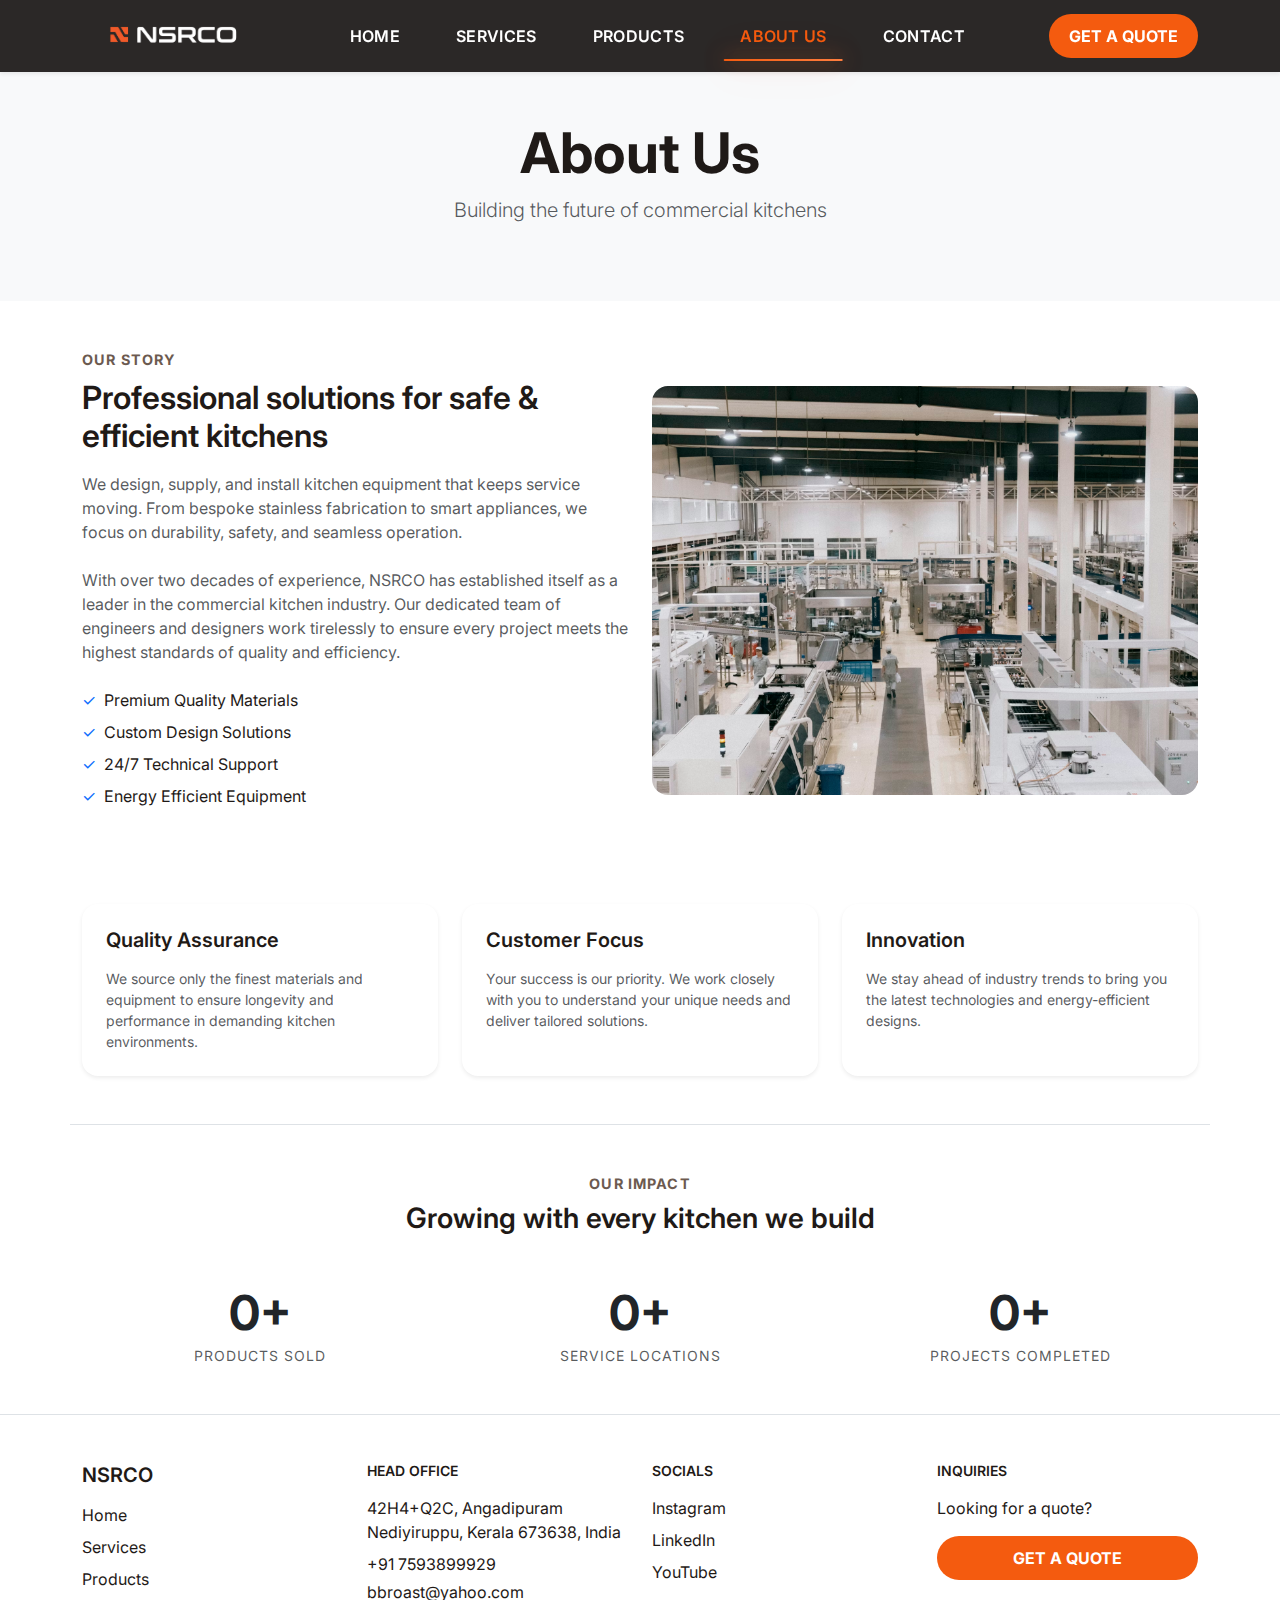
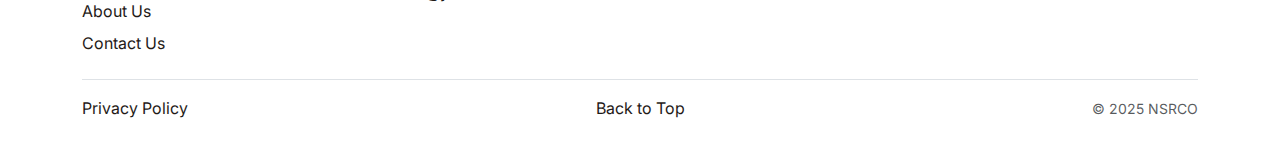
<file: about.html>
<!DOCTYPE html>
<html lang="en">
<head>
  <meta charset="UTF-8">
  <meta name="viewport" content="width=device-width, initial-scale=1.0">
  <title>About Us | NSRCO</title>
  <link rel="preconnect" href="https://fonts.googleapis.com">
  <link rel="preconnect" href="https://fonts.gstatic.com" crossorigin>
  <link href="https://fonts.googleapis.com/css2?family=Inter:wght@300;400;500;600;700&display=swap" rel="stylesheet">
  <link href="https://cdn.jsdelivr.net/npm/bootstrap@5.3.3/dist/css/bootstrap.min.css" rel="stylesheet">
  <link href="styles.css" rel="stylesheet">
  <style>
    .page-header {
      padding-top: 120px;
      padding-bottom: 60px;
      background: #f8f9fa;
    }
  </style>
</head>
<body>
  <header class="top-nav shadow-sm">
    <div class="container d-flex align-items-center justify-content-between">
      <div class="brand">
        <a href="index.html">
          <img src="LOGO-W.png" alt="NSRCO Logo" class="logo-img">
        </a>
      </div>
      <nav class="d-none d-md-flex align-items-center gap-4">
        <a href="index.html" class="nav-link">Home</a>
        <a href="services.html" class="nav-link">Services</a>
        <a href="products.html" class="nav-link">Products</a>
        <a href="about.html" class="nav-link active">About Us</a>
        <a href="contact.html" class="nav-link">Contact</a>
      </nav>
      <a href="quote.html" class="btn btn-cta">Get a Quote</a>
    </div>
  </header>

  <main>
    <section class="page-header text-center">
      <div class="container">
        <h1 class="display-4 fw-bold">About Us</h1>
        <p class="lead text-muted">Building the future of commercial kitchens</p>
      </div>
    </section>

    <section id="about" class="py-5">
      <div class="container">
        <div class="row g-4 align-items-center">
          <div class="col-lg-6">
            <p class="section-eyebrow mb-2">Our Story</p>
            <h2 class="fw-semibold mb-3">Professional solutions for safe & efficient kitchens</h2>
            <p class="text-muted mb-4">We design, supply, and install kitchen equipment that keeps service moving. From bespoke stainless fabrication to smart appliances, we focus on durability, safety, and seamless operation.</p>
            <p class="text-muted mb-4">With over two decades of experience, NSRCO has established itself as a leader in the commercial kitchen industry. Our dedicated team of engineers and designers work tirelessly to ensure every project meets the highest standards of quality and efficiency.</p>
            <ul class="list-unstyled mb-4">
              <li class="mb-2 d-flex align-items-center"><span class="text-primary me-2">✓</span> Premium Quality Materials</li>
              <li class="mb-2 d-flex align-items-center"><span class="text-primary me-2">✓</span> Custom Design Solutions</li>
              <li class="mb-2 d-flex align-items-center"><span class="text-primary me-2">✓</span> 24/7 Technical Support</li>
              <li class="mb-2 d-flex align-items-center"><span class="text-primary me-2">✓</span> Energy Efficient Equipment</li>
            </ul>
          </div>
          <div class="col-lg-6">
            <div class="about-image ratio ratio-4x3 rounded-4 overflow-hidden">
              <img src="factory.avif" class="w-100 h-100 object-fit-cover" alt="NSRCO Factory">
            </div>
          </div>
        </div>

        <div class="row mt-5 g-4">
          <div class="col-md-4">
            <div class="p-4 bg-white rounded-4 shadow-sm h-100">
              <h5 class="fw-semibold mb-3">Quality Assurance</h5>
              <p class="text-muted small mb-0">We source only the finest materials and equipment to ensure longevity and performance in demanding kitchen environments.</p>
            </div>
          </div>
          <div class="col-md-4">
            <div class="p-4 bg-white rounded-4 shadow-sm h-100">
              <h5 class="fw-semibold mb-3">Customer Focus</h5>
              <p class="text-muted small mb-0">Your success is our priority. We work closely with you to understand your unique needs and deliver tailored solutions.</p>
            </div>
          </div>
          <div class="col-md-4">
            <div class="p-4 bg-white rounded-4 shadow-sm h-100">
              <h5 class="fw-semibold mb-3">Innovation</h5>
              <p class="text-muted small mb-0">We stay ahead of industry trends to bring you the latest technologies and energy-efficient designs.</p>
            </div>
          </div>
        </div>
        
        <div id="achievements" class="row text-center mt-5 pt-4 border-top g-4">
          <div class="col-12 mb-3">
            <p class="section-eyebrow mb-2 text-uppercase">Our Impact</p>
            <h3 class="fw-semibold">Growing with every kitchen we build</h3>
          </div>
          <div class="col-md-4">
            <div class="stat-item">
              <div class="display-5 fw-bold mb-1 text-dark"><span class="counter" data-target="1500">0</span>+</div>
              <p class="text-muted text-uppercase letter-spacing-1 small mb-0">Products Sold</p>
            </div>
          </div>
          <div class="col-md-4">
            <div class="stat-item">
              <div class="display-5 fw-bold mb-1 text-dark"><span class="counter" data-target="50">0</span>+</div>
              <p class="text-muted text-uppercase letter-spacing-1 small mb-0">Service Locations</p>
            </div>
          </div>
          <div class="col-md-4">
            <div class="stat-item">
              <div class="display-5 fw-bold mb-1 text-dark"><span class="counter" data-target="200">0</span>+</div>
              <p class="text-muted text-uppercase letter-spacing-1 small mb-0">Projects Completed</p>
            </div>
          </div>
        </div>
      </div>
    </section>
  </main>

  <footer id="contact" class="pt-5 pb-4 border-top">
    <div class="container">
      <div class="row gy-4">
        <div class="col-md-3">
          <h5 class="fw-semibold">NSRCO</h5>
          <nav class="footer-nav d-flex flex-column gap-2 mt-3">
            <a href="index.html">Home</a>
            <a href="services.html">Services</a>
            <a href="products.html">Products</a>
            <a href="about.html">About Us</a>
            <a href="contact.html">Contact Us</a>
          </nav>
        </div>
        <div class="col-md-3">
          <h6 class="fw-semibold text-uppercase small">Head Office</h6>
          <p class="mb-2 mt-3">42H4+Q2C, Angadipuram<br>Nediyiruppu, Kerala 673638, India</p>
          <p class="mb-1">+91 7593899929</p>
          <p class="mb-0">bbroast@yahoo.com</p>
        </div>
        <div class="col-md-3">
          <h6 class="fw-semibold text-uppercase small">Socials</h6>
          <div class="d-flex flex-column gap-2 mt-3">
            <a href="#">Instagram</a>
            <a href="#">LinkedIn</a>
            <a href="#">YouTube</a>
          </div>
        </div>
        <div class="col-md-3">
          <h6 class="fw-semibold text-uppercase small">Inquiries</h6>
          <p class="mt-3 mb-3">Looking for a quote?</p>
          <a href="quote.html" class="btn btn-cta w-100">Get a Quote</a>
        </div>
      </div>
      <div class="d-flex flex-column flex-md-row justify-content-between align-items-center mt-4 pt-3 border-top">
        <a href="privacy-policy.html" class="mb-2 mb-md-0">Privacy Policy</a>
        <a href="#" class="mb-2 mb-md-0">Back to Top</a>
        <small class="text-muted">© 2025 NSRCO </small>
      </div>
    </div>
  </footer>

  <script src="https://cdn.jsdelivr.net/npm/bootstrap@5.3.3/dist/js/bootstrap.bundle.min.js"></script>
  <script src="main.js"></script>
</body>
</html>
</file>
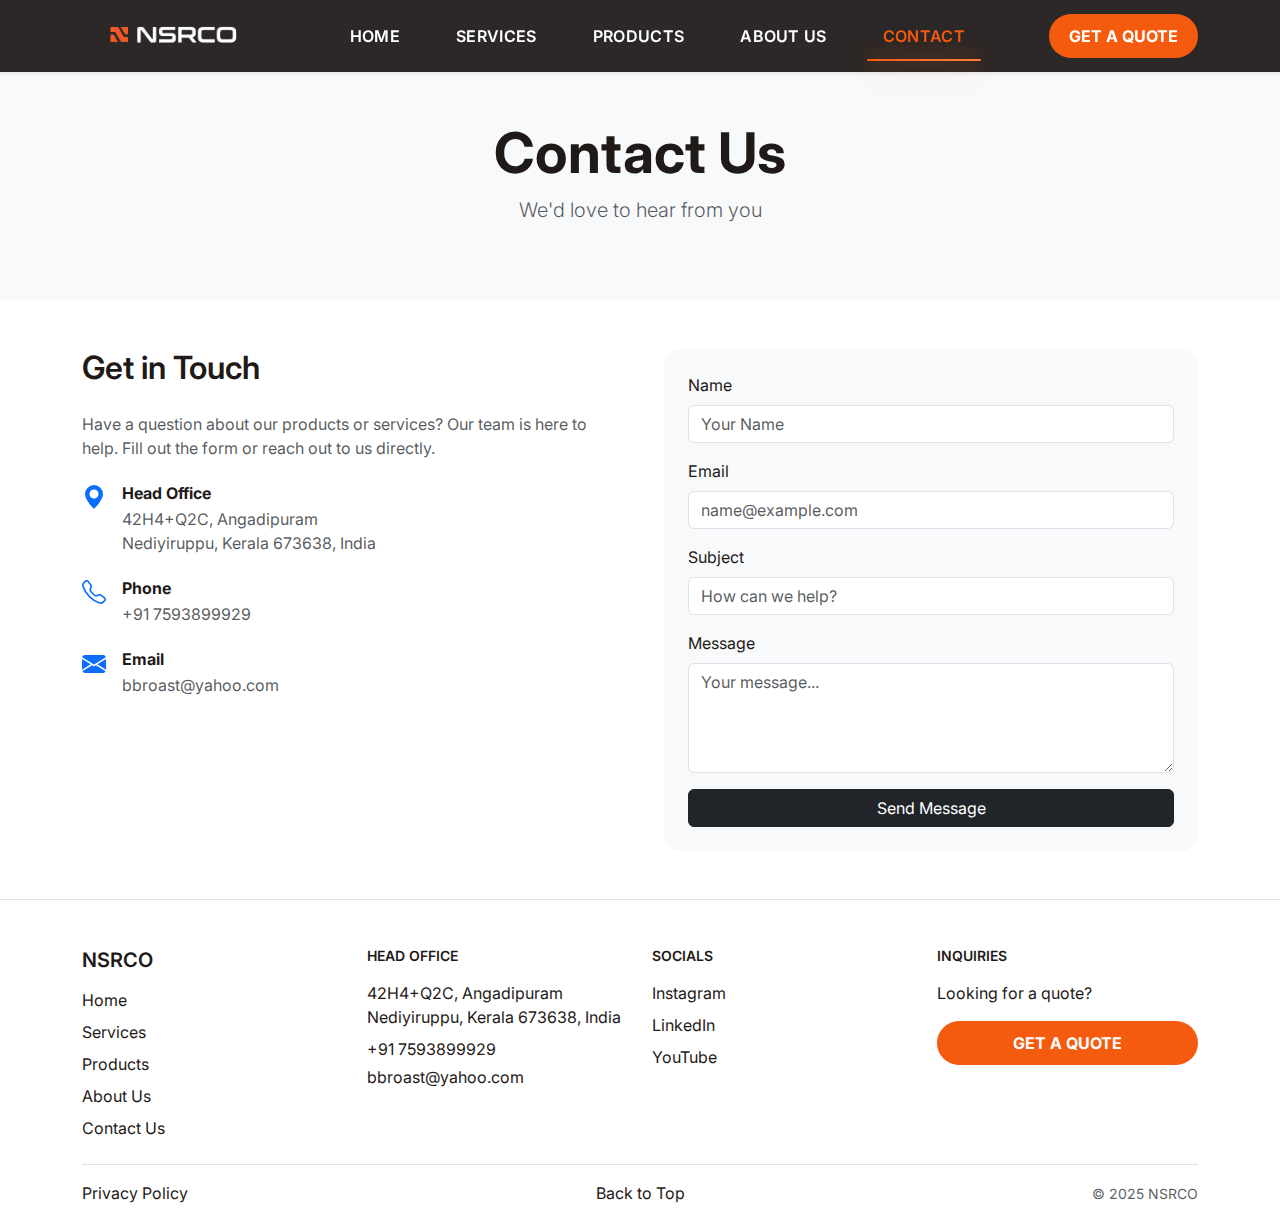
<file: contact.html>
<!DOCTYPE html>
<html lang="en">
<head>
  <meta charset="UTF-8">
  <meta name="viewport" content="width=device-width, initial-scale=1.0">
  <title>Contact Us | NSRCO</title>
  <link rel="preconnect" href="https://fonts.googleapis.com">
  <link rel="preconnect" href="https://fonts.gstatic.com" crossorigin>
  <link href="https://fonts.googleapis.com/css2?family=Inter:wght@300;400;500;600;700&display=swap" rel="stylesheet">
  <link href="https://cdn.jsdelivr.net/npm/bootstrap@5.3.3/dist/css/bootstrap.min.css" rel="stylesheet">
  <link href="styles.css" rel="stylesheet">
  <style>
    .page-header {
      padding-top: 120px;
      padding-bottom: 60px;
      background: #f8f9fa;
    }
  </style>
</head>
<body>
  <header class="top-nav shadow-sm">
    <div class="container d-flex align-items-center justify-content-between">
      <div class="brand">
        <a href="index.html">
          <img src="LOGO-W.png" alt="NSRCO Logo" class="logo-img">
        </a>
      </div>
      <nav class="d-none d-md-flex align-items-center gap-4">
        <a href="index.html" class="nav-link">Home</a>
        <a href="services.html" class="nav-link">Services</a>
        <a href="products.html" class="nav-link">Products</a>
        <a href="about.html" class="nav-link">About Us</a>
        <a href="contact.html" class="nav-link active">Contact</a>
      </nav>
      <a href="quote.html" class="btn btn-cta d-none d-md-inline-block">Get a Quote</a>

      <button class="navbar-toggler d-md-none border-0 text-white bg-transparent" type="button" data-bs-toggle="offcanvas" data-bs-target="#mobileMenu" aria-controls="mobileMenu">
        <svg xmlns="http://www.w3.org/2000/svg" width="32" height="32" fill="currentColor" class="bi bi-list" viewBox="0 0 16 16">
          <path fill-rule="evenodd" d="M2.5 12a.5.5 0 0 1 .5-.5h10a.5.5 0 0 1 0 1H3a.5.5 0 0 1-.5-.5zm0-4a.5.5 0 0 1 .5-.5h10a.5.5 0 0 1 0 1H3a.5.5 0 0 1-.5-.5zm0-4a.5.5 0 0 1 .5-.5h10a.5.5 0 0 1 0 1H3a.5.5 0 0 1-.5-.5z"/>
        </svg>
      </button>

      <div class="offcanvas offcanvas-end" tabindex="-1" id="mobileMenu" aria-labelledby="mobileMenuLabel">
        <div class="offcanvas-header">
          <h5 class="offcanvas-title text-dark" id="mobileMenuLabel">Menu</h5>
          <button type="button" class="btn-close" data-bs-dismiss="offcanvas" aria-label="Close"></button>
        </div>
        <div class="offcanvas-body">
          <nav class="d-flex flex-column gap-3">
            <a href="index.html" class="nav-link text-dark fw-semibold">Home</a>
            <a href="services.html" class="nav-link text-dark fw-semibold">Services</a>
            <a href="products.html" class="nav-link text-dark fw-semibold">Products</a>
            <a href="about.html" class="nav-link text-dark fw-semibold">About Us</a>
            <a href="contact.html" class="nav-link text-dark fw-semibold">Contact</a>
            <a href="quote.html" class="btn btn-cta w-100 text-center mt-3">Get a Quote</a>
          </nav>
        </div>
      </div>
    </div>
  </header>

  <main>
    <section class="page-header text-center">
      <div class="container">
        <h1 class="display-4 fw-bold">Contact Us</h1>
        <p class="lead text-muted">We'd love to hear from you</p>
      </div>
    </section>

    <section class="py-5">
      <div class="container">
        <div class="row g-5">
          <div class="col-lg-6">
            <h2 class="fw-semibold mb-4">Get in Touch</h2>
            <p class="text-muted mb-4">Have a question about our products or services? Our team is here to help. Fill out the form or reach out to us directly.</p>
            
            <div class="d-flex mb-4">
              <div class="me-3 text-primary">
                <svg xmlns="http://www.w3.org/2000/svg" width="24" height="24" fill="currentColor" viewBox="0 0 16 16">
                  <path d="M8 16s6-5.686 6-10A6 6 0 0 0 2 6c0 4.314 6 10 6 10zm0-7a3 3 0 1 1 0-6 3 3 0 0 1 0 6z"/>
                </svg>
              </div>
              <div>
                <h6 class="fw-bold mb-1">Head Office</h6>
                <p class="text-muted mb-0">42H4+Q2C, Angadipuram<br>Nediyiruppu, Kerala 673638, India</p>
              </div>
            </div>

            <div class="d-flex mb-4">
              <div class="me-3 text-primary">
                <svg xmlns="http://www.w3.org/2000/svg" width="24" height="24" fill="currentColor" viewBox="0 0 16 16">
                  <path d="M3.654 1.328a.678.678 0 0 0-1.015-.063L1.605 2.3c-.483.484-.661 1.169-.45 1.77a17.568 17.568 0 0 0 4.168 6.608 17.569 17.569 0 0 0 6.608 4.168c.601.211 1.286.033 1.77-.45l1.034-1.034a.678.678 0 0 0-.063-1.015l-2.307-1.794a.678.678 0 0 0-.58-.122l-2.19.547a1.745 1.745 0 0 1-1.657-.459L5.482 8.062a1.745 1.745 0 0 1-.46-1.657l.548-2.19a.678.678 0 0 0-.122-.58L3.654 1.328zM1.884.511a1.745 1.745 0 0 1 2.612.163L6.29 2.98c.329.423.445.974.315 1.494l-.547 2.19a.678.678 0 0 0 .178.643l2.457 2.457a.678.678 0 0 0 .644.178l2.189-.547a1.745 1.745 0 0 1 1.494.315l2.306 1.794c.829.645.905 1.87.163 2.611l-1.034 1.034c-.74.74-1.846 1.065-2.877.702a18.634 18.634 0 0 1-7.01-4.42 18.634 18.634 0 0 1-4.42-7.009c-.362-1.03-.037-2.137.703-2.877L1.885.511z"/>
                </svg>
              </div>
              <div>
                <h6 class="fw-bold mb-1">Phone</h6>
                <p class="text-muted mb-0">+91 7593899929</p>
              </div>
            </div>

            <div class="d-flex mb-4">
              <div class="me-3 text-primary">
                <svg xmlns="http://www.w3.org/2000/svg" width="24" height="24" fill="currentColor" viewBox="0 0 16 16">
                  <path d="M.05 3.555A2 2 0 0 1 2 2h12a2 2 0 0 1 1.95 1.555L8 8.414.05 3.555ZM0 4.697v7.104l5.803-3.558L0 4.697ZM6.761 8.83l-6.57 4.027A2 2 0 0 0 2 14h12a2 2 0 0 0 1.808-1.144l-6.57-4.027L8 9.586l-1.239-.757Zm3.436-.586L16 11.801V4.697l-5.803 3.546Z"/>
                </svg>
              </div>
              <div>
                <h6 class="fw-bold mb-1">Email</h6>
                <p class="text-muted mb-0">bbroast@yahoo.com</p>
              </div>
            </div>
          </div>
          <div class="col-lg-6">
            <form class="p-4 bg-light rounded-4">
              <div class="mb-3">
                <label for="name" class="form-label">Name</label>
                <input type="text" class="form-control" id="name" placeholder="Your Name">
              </div>
              <div class="mb-3">
                <label for="email" class="form-label">Email</label>
                <input type="email" class="form-control" id="email" placeholder="name@example.com">
              </div>
              <div class="mb-3">
                <label for="subject" class="form-label">Subject</label>
                <input type="text" class="form-control" id="subject" placeholder="How can we help?">
              </div>
              <div class="mb-3">
                <label for="message" class="form-label">Message</label>
                <textarea class="form-control" id="message" rows="4" placeholder="Your message..."></textarea>
              </div>
              <button type="submit" class="btn btn-dark w-100">Send Message</button>
            </form>
          </div>
        </div>
      </div>
    </section>
  </main>

  <footer id="contact" class="pt-5 pb-4 border-top">
    <div class="container">
      <div class="row gy-4">
        <div class="col-md-3">
          <h5 class="fw-semibold">NSRCO</h5>
          <nav class="footer-nav d-flex flex-column gap-2 mt-3">
            <a href="index.html">Home</a>
            <a href="services.html">Services</a>
            <a href="products.html">Products</a>
            <a href="about.html">About Us</a>
            <a href="contact.html">Contact Us</a>
          </nav>
        </div>
        <div class="col-md-3">
          <h6 class="fw-semibold text-uppercase small">Head Office</h6>
          <p class="mb-2 mt-3">42H4+Q2C, Angadipuram<br>Nediyiruppu, Kerala 673638, India</p>
          <p class="mb-1">+91 7593899929</p>
          <p class="mb-0">bbroast@yahoo.com</p>
        </div>
        <div class="col-md-3">
          <h6 class="fw-semibold text-uppercase small">Socials</h6>
          <div class="d-flex flex-column gap-2 mt-3">
            <a href="#">Instagram</a>
            <a href="#">LinkedIn</a>
            <a href="#">YouTube</a>
          </div>
        </div>
        <div class="col-md-3">
          <h6 class="fw-semibold text-uppercase small">Inquiries</h6>
          <p class="mt-3 mb-3">Looking for a quote?</p>
          <a href="quote.html" class="btn btn-cta w-100">Get a Quote</a>
        </div>
      </div>
      <div class="d-flex flex-column flex-md-row justify-content-between align-items-center mt-4 pt-3 border-top">
        <a href="privacy-policy.html" class="mb-2 mb-md-0">Privacy Policy</a>
        <a href="#" class="mb-2 mb-md-0">Back to Top</a>
        <small class="text-muted">© 2025 NSRCO </small>
      </div>
    </div>
  </footer>

  <script src="https://cdn.jsdelivr.net/npm/bootstrap@5.3.3/dist/js/bootstrap.bundle.min.js"></script>
  <script src="main.js"></script>
</body>
</html>
</file>
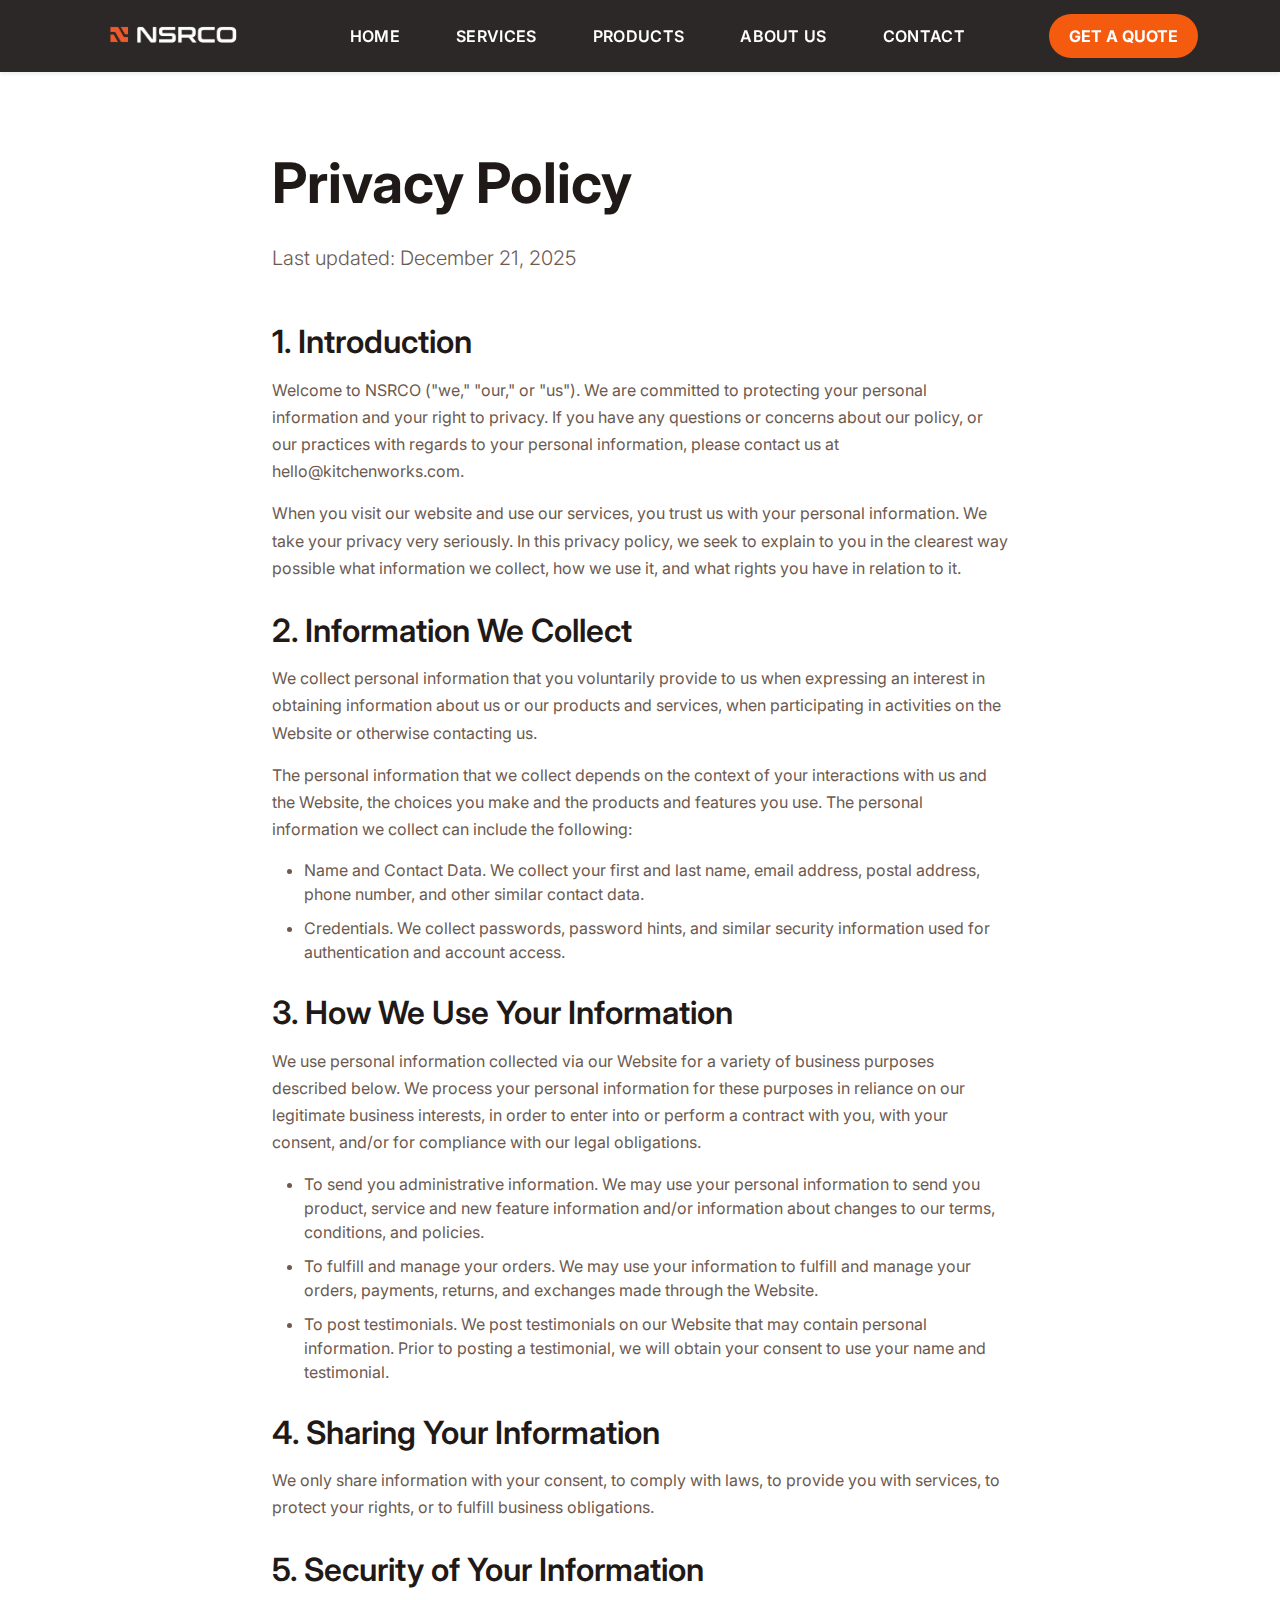
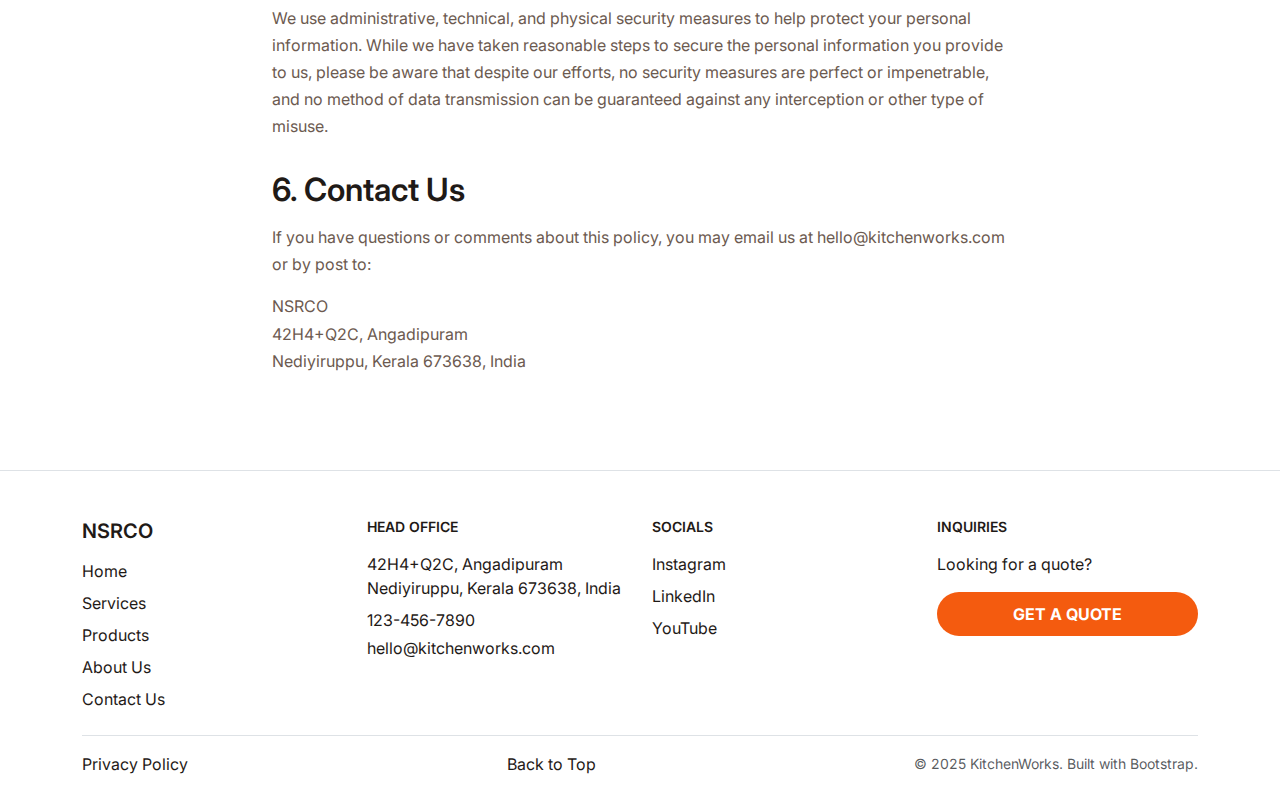
<file: privacy-policy.html>
<!DOCTYPE html>
<html lang="en">
<head>
  <meta charset="UTF-8">
  <meta name="viewport" content="width=device-width, initial-scale=1.0">
  <title>Privacy Policy | NSRCO</title>
  <link rel="preconnect" href="https://fonts.googleapis.com">
  <link rel="preconnect" href="https://fonts.gstatic.com" crossorigin>
  <link href="https://fonts.googleapis.com/css2?family=Inter:wght@300;400;500;600;700&display=swap" rel="stylesheet">
  <link href="https://cdn.jsdelivr.net/npm/bootstrap@5.3.3/dist/css/bootstrap.min.css" rel="stylesheet">
  <link href="styles.css" rel="stylesheet">
  <style>
    .privacy-content {
      padding-top: 150px;
      padding-bottom: 80px;
    }
    .privacy-content h2 {
      margin-top: 30px;
      margin-bottom: 15px;
      font-weight: 600;
    }
    .privacy-content p {
      color: #6c5a50;
      line-height: 1.7;
      margin-bottom: 15px;
    }
    .privacy-content ul {
      color: #6c5a50;
      margin-bottom: 20px;
    }
    .privacy-content li {
      margin-bottom: 10px;
    }
  </style>
</head>
<body>
  <header class="top-nav shadow-sm">
    <div class="container d-flex align-items-center justify-content-between">
      <div class="brand">
        <a href="index.html">
          <img src="LOGO-W.png" alt="NSRCO Logo" class="logo-img">
        </a>
      </div>
      <nav class="d-none d-md-flex align-items-center gap-4">
        <a href="index.html" class="nav-link">Home</a>
        <a href="services.html" class="nav-link">Services</a>
        <a href="products.html" class="nav-link">Products</a>
        <a href="about.html" class="nav-link">About Us</a>
        <a href="contact.html" class="nav-link">Contact</a>
      </nav>
      <a href="quote.html" class="btn btn-cta d-none d-md-inline-block">Get a Quote</a>

      <button class="navbar-toggler d-md-none border-0 text-white bg-transparent" type="button" data-bs-toggle="offcanvas" data-bs-target="#mobileMenu" aria-controls="mobileMenu">
        <svg xmlns="http://www.w3.org/2000/svg" width="32" height="32" fill="currentColor" class="bi bi-list" viewBox="0 0 16 16">
          <path fill-rule="evenodd" d="M2.5 12a.5.5 0 0 1 .5-.5h10a.5.5 0 0 1 0 1H3a.5.5 0 0 1-.5-.5zm0-4a.5.5 0 0 1 .5-.5h10a.5.5 0 0 1 0 1H3a.5.5 0 0 1-.5-.5zm0-4a.5.5 0 0 1 .5-.5h10a.5.5 0 0 1 0 1H3a.5.5 0 0 1-.5-.5z"/>
        </svg>
      </button>

      <div class="offcanvas offcanvas-end" tabindex="-1" id="mobileMenu" aria-labelledby="mobileMenuLabel">
        <div class="offcanvas-header">
          <h5 class="offcanvas-title text-dark" id="mobileMenuLabel">Menu</h5>
          <button type="button" class="btn-close" data-bs-dismiss="offcanvas" aria-label="Close"></button>
        </div>
        <div class="offcanvas-body">
          <nav class="d-flex flex-column gap-3">
            <a href="index.html" class="nav-link text-dark fw-semibold">Home</a>
            <a href="services.html" class="nav-link text-dark fw-semibold">Services</a>
            <a href="products.html" class="nav-link text-dark fw-semibold">Products</a>
            <a href="about.html" class="nav-link text-dark fw-semibold">About Us</a>
            <a href="contact.html" class="nav-link text-dark fw-semibold">Contact</a>
            <a href="quote.html" class="btn btn-cta w-100 text-center mt-3">Get a Quote</a>
          </nav>
        </div>
      </div>
    </div>
  </header>

  <main>
    <section class="privacy-content">
      <div class="container">
        <div class="row justify-content-center">
          <div class="col-lg-8">
            <h1 class="display-4 fw-bold mb-4">Privacy Policy</h1>
            <p class="lead mb-5">Last updated: December 21, 2025</p>

            <h2>1. Introduction</h2>
            <p>Welcome to NSRCO ("we," "our," or "us"). We are committed to protecting your personal information and your right to privacy. If you have any questions or concerns about our policy, or our practices with regards to your personal information, please contact us at hello@kitchenworks.com.</p>
            <p>When you visit our website and use our services, you trust us with your personal information. We take your privacy very seriously. In this privacy policy, we seek to explain to you in the clearest way possible what information we collect, how we use it, and what rights you have in relation to it.</p>

            <h2>2. Information We Collect</h2>
            <p>We collect personal information that you voluntarily provide to us when expressing an interest in obtaining information about us or our products and services, when participating in activities on the Website or otherwise contacting us.</p>
            <p>The personal information that we collect depends on the context of your interactions with us and the Website, the choices you make and the products and features you use. The personal information we collect can include the following:</p>
            <ul>
              <li>Name and Contact Data. We collect your first and last name, email address, postal address, phone number, and other similar contact data.</li>
              <li>Credentials. We collect passwords, password hints, and similar security information used for authentication and account access.</li>
            </ul>

            <h2>3. How We Use Your Information</h2>
            <p>We use personal information collected via our Website for a variety of business purposes described below. We process your personal information for these purposes in reliance on our legitimate business interests, in order to enter into or perform a contract with you, with your consent, and/or for compliance with our legal obligations.</p>
            <ul>
              <li>To send you administrative information. We may use your personal information to send you product, service and new feature information and/or information about changes to our terms, conditions, and policies.</li>
              <li>To fulfill and manage your orders. We may use your information to fulfill and manage your orders, payments, returns, and exchanges made through the Website.</li>
              <li>To post testimonials. We post testimonials on our Website that may contain personal information. Prior to posting a testimonial, we will obtain your consent to use your name and testimonial.</li>
            </ul>

            <h2>4. Sharing Your Information</h2>
            <p>We only share information with your consent, to comply with laws, to provide you with services, to protect your rights, or to fulfill business obligations.</p>

            <h2>5. Security of Your Information</h2>
            <p>We use administrative, technical, and physical security measures to help protect your personal information. While we have taken reasonable steps to secure the personal information you provide to us, please be aware that despite our efforts, no security measures are perfect or impenetrable, and no method of data transmission can be guaranteed against any interception or other type of misuse.</p>

            <h2>6. Contact Us</h2>
            <p>If you have questions or comments about this policy, you may email us at hello@kitchenworks.com or by post to:</p>
            <p>
              NSRCO<br>
              42H4+Q2C, Angadipuram<br>
              Nediyiruppu, Kerala 673638, India
            </p>
          </div>
        </div>
      </div>
    </section>
  </main>

  <footer id="contact" class="pt-5 pb-4 border-top">
    <div class="container">
      <div class="row gy-4">
        <div class="col-md-3">
          <h5 class="fw-semibold">NSRCO</h5>
          <nav class="footer-nav d-flex flex-column gap-2 mt-3">
            <a href="index.html#home">Home</a>
            <a href="index.html#services">Services</a>
            <a href="index.html#products">Products</a>
            <a href="index.html#about">About Us</a>
            <a href="index.html#contact">Contact Us</a>
          </nav>
        </div>
        <div class="col-md-3">
          <h6 class="fw-semibold text-uppercase small">Head Office</h6>
          <p class="mb-2 mt-3">42H4+Q2C, Angadipuram<br>Nediyiruppu, Kerala 673638, India</p>
          <p class="mb-1">123-456-7890</p>
          <p class="mb-0">hello@kitchenworks.com</p>
        </div>
        <div class="col-md-3">
          <h6 class="fw-semibold text-uppercase small">Socials</h6>
          <div class="d-flex flex-column gap-2 mt-3">
            <a href="#">Instagram</a>
            <a href="#">LinkedIn</a>
            <a href="#">YouTube</a>
          </div>
        </div>
        <div class="col-md-3">
          <h6 class="fw-semibold text-uppercase small">Inquiries</h6>
          <p class="mt-3 mb-3">Looking for a quote?</p>
          <a href="index.html#quote" class="btn btn-cta w-100">Get a Quote</a>
          
        </div>
      </div>
      <div class="d-flex flex-column flex-md-row justify-content-between align-items-center mt-4 pt-3 border-top">
        <a href="privacy-policy.html" class="mb-2 mb-md-0">Privacy Policy</a>
        <a href="#" class="mb-2 mb-md-0">Back to Top</a>
        <small class="text-muted">© 2025 KitchenWorks. Built with Bootstrap.</small>
      </div>
    </div>
  </footer>

  <script src="https://cdn.jsdelivr.net/npm/bootstrap@5.3.3/dist/js/bootstrap.bundle.min.js"></script>
  <script src="main.js"></script>
</body>
</html>
</file>
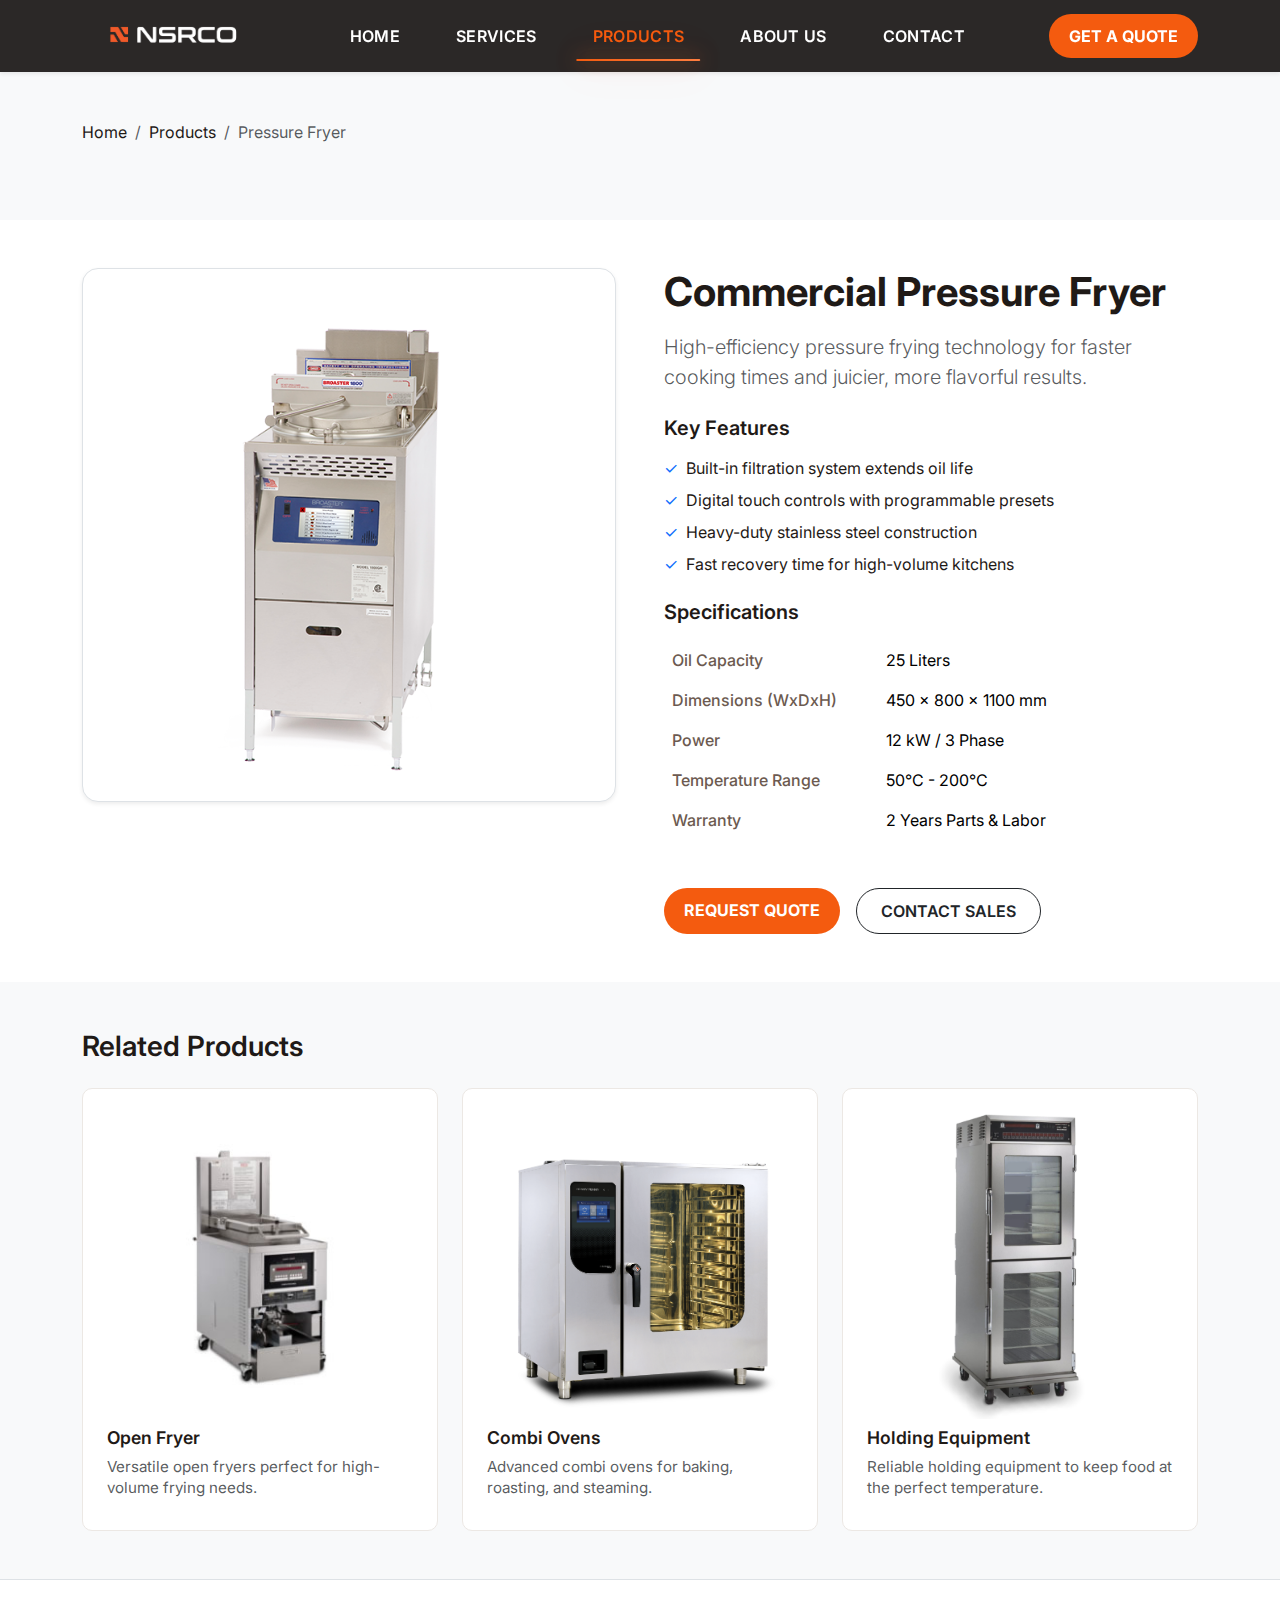
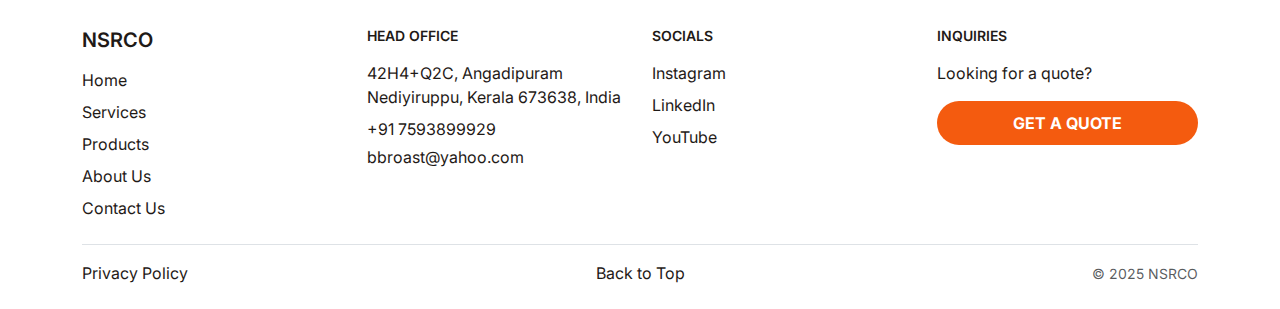
<file: product-detail.html>
<!DOCTYPE html>
<html lang="en">
<head>
  <meta charset="UTF-8">
  <meta name="viewport" content="width=device-width, initial-scale=1.0">
  <title>Pressure Fryer | NSRCO</title>
  <link rel="preconnect" href="https://fonts.googleapis.com">
  <link rel="preconnect" href="https://fonts.gstatic.com" crossorigin>
  <link href="https://fonts.googleapis.com/css2?family=Inter:wght@300;400;500;600;700&display=swap" rel="stylesheet">
  <link href="https://cdn.jsdelivr.net/npm/bootstrap@5.3.3/dist/css/bootstrap.min.css" rel="stylesheet">
  <link href="styles.css" rel="stylesheet">
  <style>
    .product-header {
      padding-top: 120px;
      padding-bottom: 60px;
      background: #f8f9fa;
    }
    .spec-table th {
      width: 40%;
      color: #6c5a50;
      font-weight: 500;
    }
  </style>
</head>
<body>
  <header class="top-nav shadow-sm">
    <div class="container d-flex align-items-center justify-content-between">
      <div class="brand">
        <a href="index.html">
          <img src="LOGO-W.png" alt="NSRCO Logo" class="logo-img">
        </a>
      </div>
      <nav class="d-none d-md-flex align-items-center gap-4">
        <a href="index.html" class="nav-link">Home</a>
        <a href="services.html" class="nav-link">Services</a>
        <a href="products.html" class="nav-link active">Products</a>
        <a href="about.html" class="nav-link">About Us</a>
        <a href="contact.html" class="nav-link">Contact</a>
      </nav>
      <a href="quote.html" class="btn btn-cta">Get a Quote</a>
    </div>
  </header>

  <main>
    <section class="product-header">
      <div class="container">
        <nav aria-label="breadcrumb">
          <ol class="breadcrumb">
            <li class="breadcrumb-item"><a href="index.html">Home</a></li>
            <li class="breadcrumb-item"><a href="products.html">Products</a></li>
            <li class="breadcrumb-item active" aria-current="page">Pressure Fryer</li>
          </ol>
        </nav>
      </div>
    </section>

    <section class="py-5">
      <div class="container">
        <div class="row g-5">
          <div class="col-lg-6">
            <div class="ratio ratio-1x1 rounded-4 overflow-hidden bg-white border shadow-sm">
              <img src="pressure-fryer.webp" class="w-100 h-100 object-fit-contain p-4" alt="Pressure Fryer">
            </div>
          </div>
          <div class="col-lg-6">
            <h1 class="fw-bold mb-3">Commercial Pressure Fryer</h1>
            <p class="lead text-muted mb-4">High-efficiency pressure frying technology for faster cooking times and juicier, more flavorful results.</p>
            
            <div class="mb-4">
              <h5 class="fw-semibold mb-3">Key Features</h5>
              <ul class="list-unstyled">
                <li class="mb-2 d-flex align-items-start">
                  <span class="text-primary me-2">✓</span>
                  <span>Built-in filtration system extends oil life</span>
                </li>
                <li class="mb-2 d-flex align-items-start">
                  <span class="text-primary me-2">✓</span>
                  <span>Digital touch controls with programmable presets</span>
                </li>
                <li class="mb-2 d-flex align-items-start">
                  <span class="text-primary me-2">✓</span>
                  <span>Heavy-duty stainless steel construction</span>
                </li>
                <li class="mb-2 d-flex align-items-start">
                  <span class="text-primary me-2">✓</span>
                  <span>Fast recovery time for high-volume kitchens</span>
                </li>
              </ul>
            </div>

            <div class="mb-5">
              <h5 class="fw-semibold mb-3">Specifications</h5>
              <table class="table table-borderless spec-table">
                <tbody>
                  <tr>
                    <th scope="row">Oil Capacity</th>
                    <td>25 Liters</td>
                  </tr>
                  <tr>
                    <th scope="row">Dimensions (WxDxH)</th>
                    <td>450 x 800 x 1100 mm</td>
                  </tr>
                  <tr>
                    <th scope="row">Power</th>
                    <td>12 kW / 3 Phase</td>
                  </tr>
                  <tr>
                    <th scope="row">Temperature Range</th>
                    <td>50°C - 200°C</td>
                  </tr>
                  <tr>
                    <th scope="row">Warranty</th>
                    <td>2 Years Parts & Labor</td>
                  </tr>
                </tbody>
              </table>
            </div>

            <div class="d-flex gap-3">
              <a href="quote.html" class="btn btn-cta">Request Quote</a>
              <a href="contact.html" class="btn btn-outline-dark btn-pill px-4">Contact Sales</a>
            </div>
          </div>
        </div>
      </div>
    </section>

    <section class="py-5 bg-light">
      <div class="container">
        <h3 class="fw-semibold mb-4">Related Products</h3>
        <div class="row g-4">
          <div class="col-md-4">
            <a href="product-detail.html" class="text-decoration-none">
              <div class="product-card h-100">
                <div class="product-image ratio ratio-1x1 rounded-2 overflow-hidden mb-2">
                  <img src="open-fryer.jpg" class="w-100 h-100 object-fit-cover" alt="Open Fryer">
                </div>
                <h6 class="fw-semibold mb-2">Open Fryer</h6>
                <p class="text-muted small mb-2">Versatile open fryers perfect for high-volume frying needs.</p>
              </div>
            </a>
          </div>
          <div class="col-md-4">
            <a href="product-detail.html" class="text-decoration-none">
              <div class="product-card h-100">
                <div class="product-image ratio ratio-1x1 rounded-2 overflow-hidden mb-2">
                  <img src="combi-oven.webp" class="w-100 h-100 object-fit-cover" alt="Combi Ovens">
                </div>
                <h6 class="fw-semibold mb-2">Combi Ovens</h6>
                <p class="text-muted small mb-2">Advanced combi ovens for baking, roasting, and steaming.</p>
              </div>
            </a>
          </div>
          <div class="col-md-4">
            <a href="product-detail.html" class="text-decoration-none">
              <div class="product-card h-100">
                <div class="product-image ratio ratio-1x1 rounded-2 overflow-hidden mb-2">
                  <img src="holding-equipment.webp" class="w-100 h-100 object-fit-cover" alt="Holding Equipment">
                </div>
                <h6 class="fw-semibold mb-2">Holding Equipment</h6>
                <p class="text-muted small mb-2">Reliable holding equipment to keep food at the perfect temperature.</p>
              </div>
            </a>
          </div>
        </div>
      </div>
    </section>
  </main>

  <footer id="contact" class="pt-5 pb-4 border-top">
    <div class="container">
      <div class="row gy-4">
        <div class="col-md-3">
          <h5 class="fw-semibold">NSRCO</h5>
          <nav class="footer-nav d-flex flex-column gap-2 mt-3">
            <a href="index.html">Home</a>
            <a href="services.html">Services</a>
            <a href="products.html">Products</a>
            <a href="about.html">About Us</a>
            <a href="contact.html">Contact Us</a>
          </nav>
        </div>
        <div class="col-md-3">
          <h6 class="fw-semibold text-uppercase small">Head Office</h6>
          <p class="mb-2 mt-3">42H4+Q2C, Angadipuram<br>Nediyiruppu, Kerala 673638, India</p>
          <p class="mb-1">+91 7593899929</p>
          <p class="mb-0">bbroast@yahoo.com</p>
        </div>
        <div class="col-md-3">
          <h6 class="fw-semibold text-uppercase small">Socials</h6>
          <div class="d-flex flex-column gap-2 mt-3">
            <a href="#">Instagram</a>
            <a href="#">LinkedIn</a>
            <a href="#">YouTube</a>
          </div>
        </div>
        <div class="col-md-3">
          <h6 class="fw-semibold text-uppercase small">Inquiries</h6>
          <p class="mt-3 mb-3">Looking for a quote?</p>
          <a href="quote.html" class="btn btn-cta w-100">Get a Quote</a>
          
        </div>
      </div>
      <div class="d-flex flex-column flex-md-row justify-content-between align-items-center mt-4 pt-3 border-top">
        <a href="privacy-policy.html" class="mb-2 mb-md-0">Privacy Policy</a>
        <a href="#" class="mb-2 mb-md-0">Back to Top</a>
        <small class="text-muted">© 2025 NSRCO </small>
      </div>
    </div>
  </footer>

  <script src="https://cdn.jsdelivr.net/npm/bootstrap@5.3.3/dist/js/bootstrap.bundle.min.js"></script>
  <script src="main.js"></script>
</body>
</html>
</file>
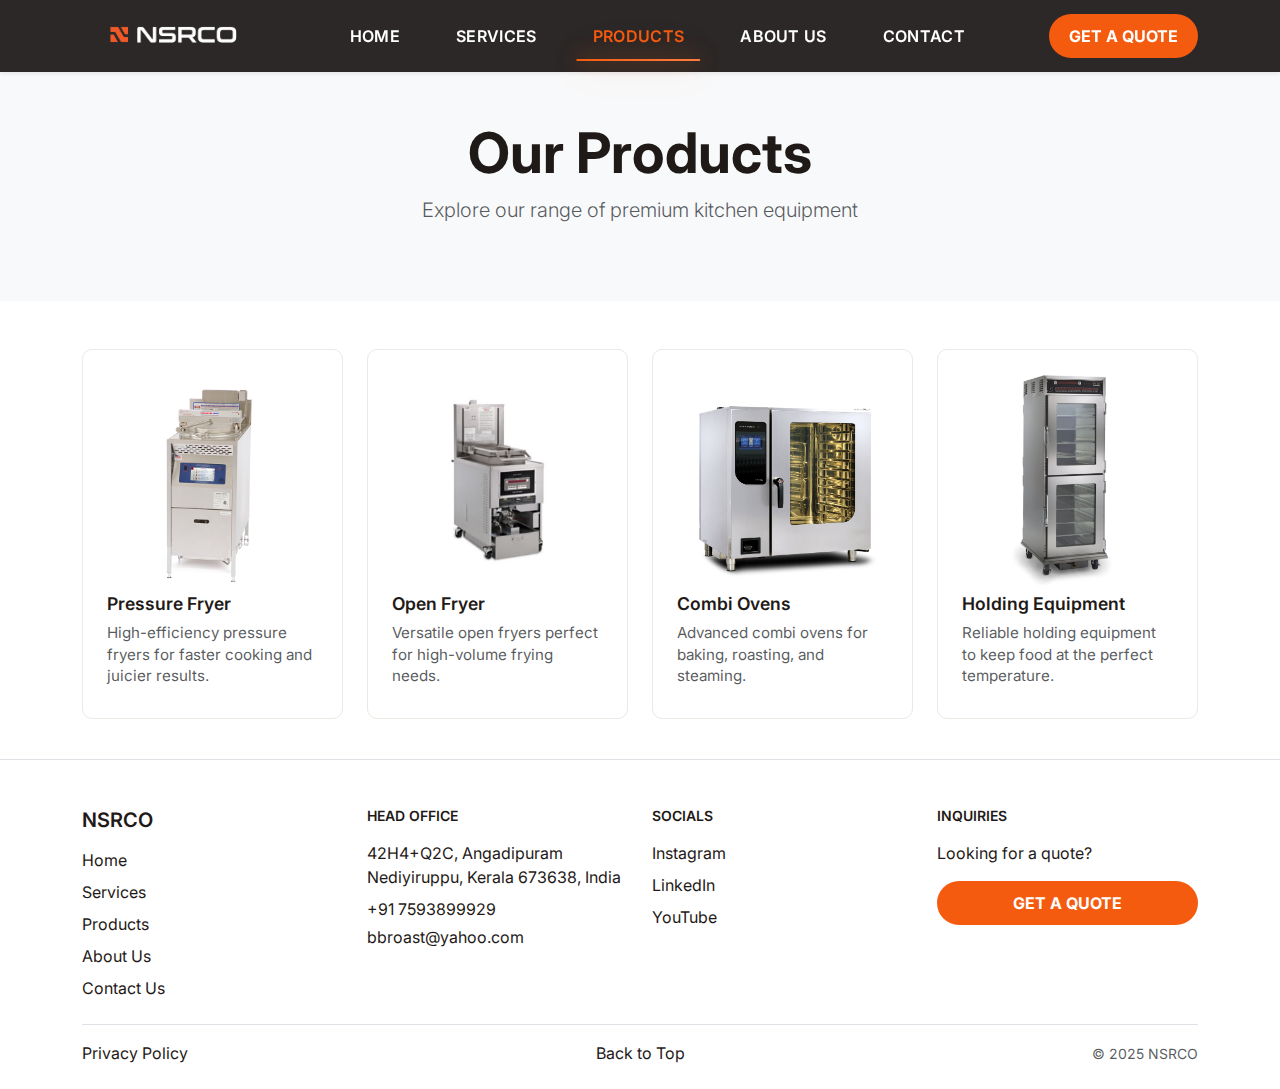
<file: products.html>
<!DOCTYPE html>
<html lang="en">
<head>
  <meta charset="UTF-8">
  <meta name="viewport" content="width=device-width, initial-scale=1.0">
  <title>Products | NSRCO</title>
  <link rel="preconnect" href="https://fonts.googleapis.com">
  <link rel="preconnect" href="https://fonts.gstatic.com" crossorigin>
  <link href="https://fonts.googleapis.com/css2?family=Inter:wght@300;400;500;600;700&display=swap" rel="stylesheet">
  <link href="https://cdn.jsdelivr.net/npm/bootstrap@5.3.3/dist/css/bootstrap.min.css" rel="stylesheet">
  <link href="styles.css" rel="stylesheet">
  <style>
    .page-header {
      padding-top: 120px;
      padding-bottom: 60px;
      background: #f8f9fa;
    }
  </style>
</head>
<body>
  <header class="top-nav shadow-sm">
    <div class="container d-flex align-items-center justify-content-between">
      <div class="brand">
        <a href="index.html">
          <img src="LOGO-W.png" alt="NSRCO Logo" class="logo-img">
        </a>
      </div>
      <nav class="d-none d-md-flex align-items-center gap-4">
        <a href="index.html" class="nav-link">Home</a>
        <a href="services.html" class="nav-link">Services</a>
        <a href="products.html" class="nav-link active">Products</a>
        <a href="about.html" class="nav-link">About Us</a>
        <a href="contact.html" class="nav-link">Contact</a>
      </nav>
      <a href="quote.html" class="btn btn-cta">Get a Quote</a>
    </div>
  </header>

  <main>
    <section class="page-header text-center">
      <div class="container">
        <h1 class="display-4 fw-bold">Our Products</h1>
        <p class="lead text-muted">Explore our range of premium kitchen equipment</p>
      </div>
    </section>

    <section id="products" class="py-5">
      <div class="container">
        <div class="row g-4">
          <div class="col-md-3">
            <a href="product-detail.html" class="text-decoration-none h-100 d-block">
              <div class="product-card h-100">
                <div class="product-image ratio ratio-1x1 rounded-2 overflow-hidden mb-2">
                  <img src="pressure-fryer.webp" class="w-100 h-100 object-fit-contain" alt="Pressure Fryer">
                </div>
                <h6 class="fw-semibold mb-2">Pressure Fryer</h6>
                <p class="text-muted small mb-2">High-efficiency pressure fryers for faster cooking and juicier results.</p>
              </div>
            </a>
          </div>
          <div class="col-md-3">
            <a href="product-detail.html" class="text-decoration-none h-100 d-block">
              <div class="product-card h-100">
                <div class="product-image ratio ratio-1x1 rounded-2 overflow-hidden mb-2">
                  <img src="open-fryer.jpg" class="w-100 h-100 object-fit-cover" alt="Open Fryer">
                </div>
                <h6 class="fw-semibold mb-2">Open Fryer</h6>
                <p class="text-muted small mb-2">Versatile open fryers perfect for high-volume frying needs.</p>
              </div>
            </a>
          </div>
          <div class="col-md-3">
            <a href="product-detail.html" class="text-decoration-none h-100 d-block">
              <div class="product-card h-100">
                <div class="product-image ratio ratio-1x1 rounded-2 overflow-hidden mb-2">
                  <img src="combi-oven.webp" class="w-100 h-100 object-fit-cover" alt="Combi Ovens">
                </div>
                <h6 class="fw-semibold mb-2">Combi Ovens</h6>
                <p class="text-muted small mb-2">Advanced combi ovens for baking, roasting, and steaming.</p>
              </div>
            </a>
          </div>
          <div class="col-md-3">
            <a href="product-detail.html" class="text-decoration-none h-100 d-block">
              <div class="product-card h-100">
                <div class="product-image ratio ratio-1x1 rounded-2 overflow-hidden mb-2">
                  <img src="holding-equipment.webp" class="w-100 h-100 object-fit-cover" alt="Holding Equipment">
                </div>
                <h6 class="fw-semibold mb-2">Holding Equipment</h6>
                <p class="text-muted small mb-2">Reliable holding equipment to keep food at the perfect temperature.</p>
              </div>
            </a>
          </div>
        </div>
      </div>
    </section>
  </main>

  <footer id="contact" class="pt-5 pb-4 border-top">
    <div class="container">
      <div class="row gy-4">
        <div class="col-md-3">
          <h5 class="fw-semibold">NSRCO</h5>
          <nav class="footer-nav d-flex flex-column gap-2 mt-3">
            <a href="index.html">Home</a>
            <a href="services.html">Services</a>
            <a href="products.html">Products</a>
            <a href="about.html">About Us</a>
            <a href="contact.html">Contact Us</a>
          </nav>
        </div>
        <div class="col-md-3">
          <h6 class="fw-semibold text-uppercase small">Head Office</h6>
          <p class="mb-2 mt-3">42H4+Q2C, Angadipuram<br>Nediyiruppu, Kerala 673638, India</p>
          <p class="mb-1">+91 7593899929</p>
          <p class="mb-0">bbroast@yahoo.com</p>
        </div>
        <div class="col-md-3">
          <h6 class="fw-semibold text-uppercase small">Socials</h6>
          <div class="d-flex flex-column gap-2 mt-3">
            <a href="#">Instagram</a>
            <a href="#">LinkedIn</a>
            <a href="#">YouTube</a>
          </div>
        </div>
        <div class="col-md-3">
          <h6 class="fw-semibold text-uppercase small">Inquiries</h6>
          <p class="mt-3 mb-3">Looking for a quote?</p>
          <a href="quote.html" class="btn btn-cta w-100">Get a Quote</a>
          
        </div>
      </div>
      <div class="d-flex flex-column flex-md-row justify-content-between align-items-center mt-4 pt-3 border-top">
        <a href="privacy-policy.html" class="mb-2 mb-md-0">Privacy Policy</a>
        <a href="#" class="mb-2 mb-md-0">Back to Top</a>
        <small class="text-muted">© 2025 NSRCO </small>
      </div>
    </div>
  </footer>

  <script src="https://cdn.jsdelivr.net/npm/bootstrap@5.3.3/dist/js/bootstrap.bundle.min.js"></script>
  <script src="main.js"></script>
</body>
</html>
</file>
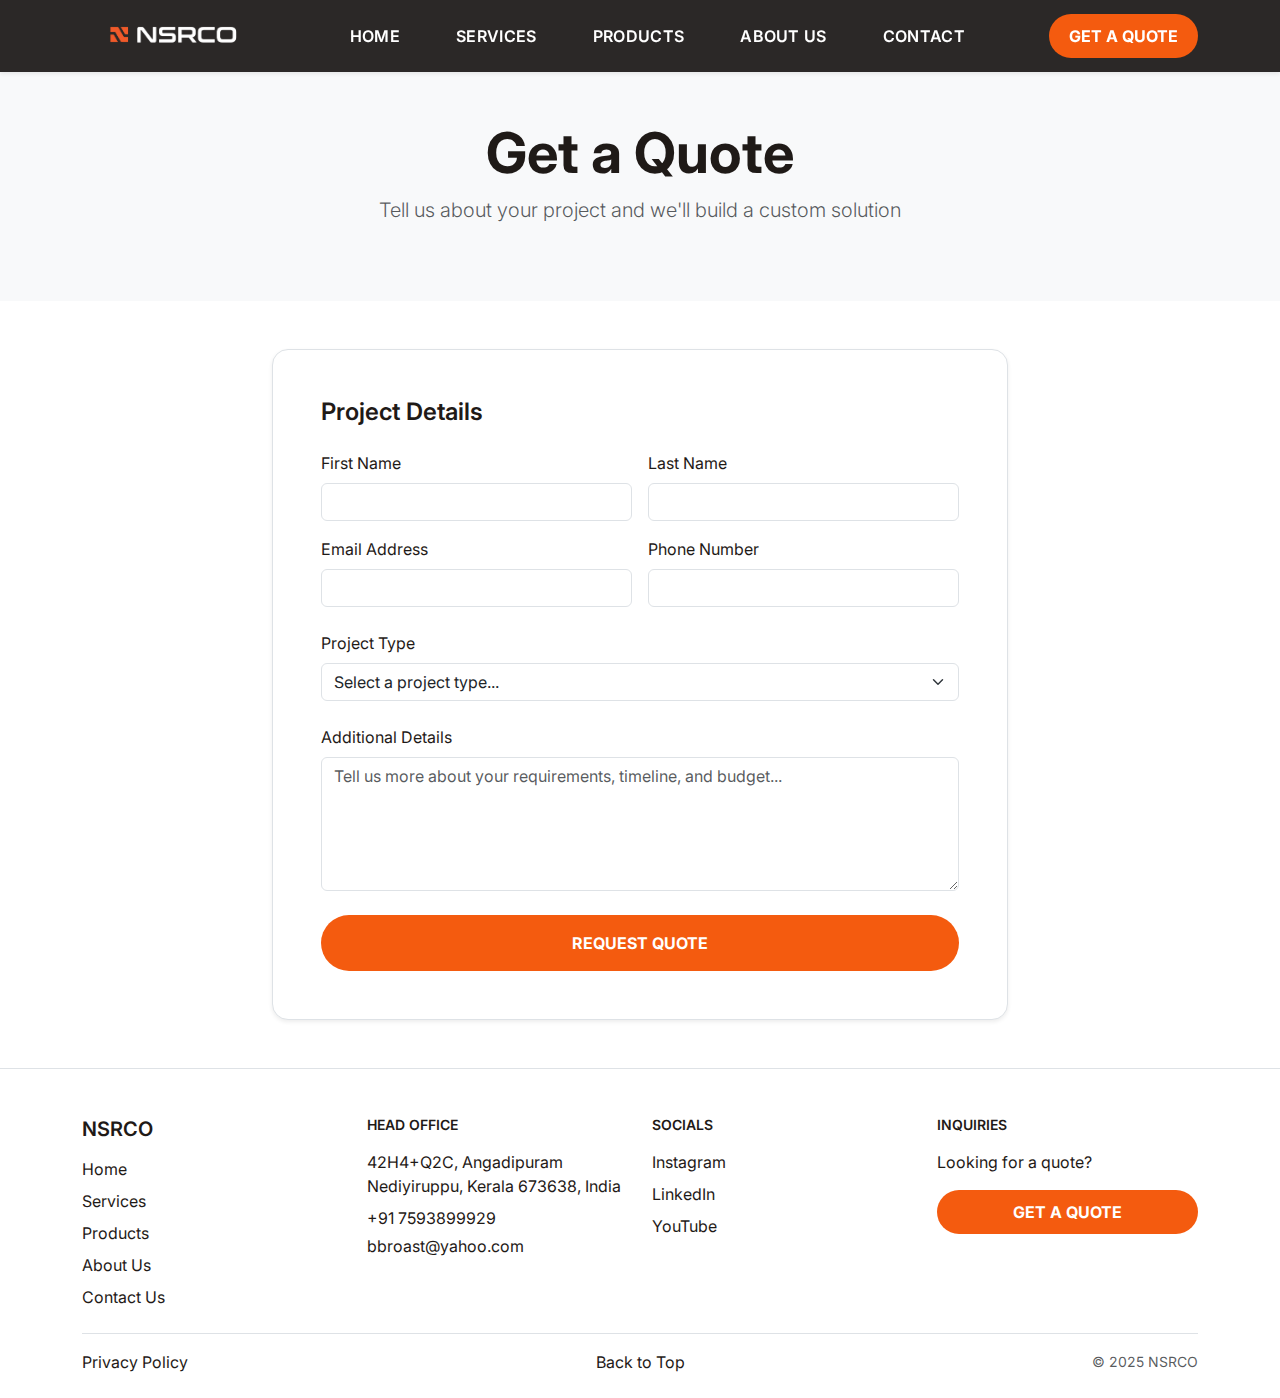
<file: quote.html>
<!DOCTYPE html>
<html lang="en">
<head>
  <meta charset="UTF-8">
  <meta name="viewport" content="width=device-width, initial-scale=1.0">
  <title>Get a Quote | NSRCO</title>
  <link rel="preconnect" href="https://fonts.googleapis.com">
  <link rel="preconnect" href="https://fonts.gstatic.com" crossorigin>
  <link href="https://fonts.googleapis.com/css2?family=Inter:wght@300;400;500;600;700&display=swap" rel="stylesheet">
  <link href="https://cdn.jsdelivr.net/npm/bootstrap@5.3.3/dist/css/bootstrap.min.css" rel="stylesheet">
  <link href="styles.css" rel="stylesheet">
  <style>
    .page-header {
      padding-top: 120px;
      padding-bottom: 60px;
      background: #f8f9fa;
    }
  </style>
</head>
<body>
  <header class="top-nav shadow-sm">
    <div class="container d-flex align-items-center justify-content-between">
      <div class="brand">
        <a href="index.html">
          <img src="LOGO-W.png" alt="NSRCO Logo" class="logo-img">
        </a>
      </div>
      <nav class="d-none d-md-flex align-items-center gap-4">
        <a href="index.html" class="nav-link">Home</a>
        <a href="services.html" class="nav-link">Services</a>
        <a href="products.html" class="nav-link">Products</a>
        <a href="about.html" class="nav-link">About Us</a>
        <a href="contact.html" class="nav-link">Contact</a>
      </nav>
      <a href="quote.html" class="btn btn-cta">Get a Quote</a>
    </div>
  </header>

  <main>
    <section class="page-header text-center">
      <div class="container">
        <h1 class="display-4 fw-bold">Get a Quote</h1>
        <p class="lead text-muted">Tell us about your project and we'll build a custom solution</p>
      </div>
    </section>

    <section class="py-5">
      <div class="container">
        <div class="row justify-content-center">
          <div class="col-lg-8">
            <form class="p-4 p-md-5 bg-white rounded-4 shadow-sm border">
              <h4 class="fw-semibold mb-4">Project Details</h4>
              
              <div class="row g-3 mb-4">
                <div class="col-md-6">
                  <label for="firstName" class="form-label">First Name</label>
                  <input type="text" class="form-control" id="firstName" required>
                </div>
                <div class="col-md-6">
                  <label for="lastName" class="form-label">Last Name</label>
                  <input type="text" class="form-control" id="lastName" required>
                </div>
                <div class="col-md-6">
                  <label for="email" class="form-label">Email Address</label>
                  <input type="email" class="form-control" id="email" required>
                </div>
                <div class="col-md-6">
                  <label for="phone" class="form-label">Phone Number</label>
                  <input type="tel" class="form-control" id="phone">
                </div>
              </div>

              <div class="mb-4">
                <label for="projectType" class="form-label">Project Type</label>
                <select class="form-select" id="projectType">
                  <option selected>Select a project type...</option>
                  <option value="restaurant">Restaurant Kitchen</option>
                  <option value="hotel">Hotel Kitchen</option>
                  <option value="catering">Catering Facility</option>
                  <option value="equipment">Equipment Only</option>
                  <option value="other">Other</option>
                </select>
              </div>

              <div class="mb-4">
                <label for="details" class="form-label">Additional Details</label>
                <textarea class="form-control" id="details" rows="5" placeholder="Tell us more about your requirements, timeline, and budget..."></textarea>
              </div>

              <button type="submit" class="btn btn-cta w-100 py-3">Request Quote</button>
            </form>
          </div>
        </div>
      </div>
    </section>
  </main>

  <footer id="contact" class="pt-5 pb-4 border-top">
    <div class="container">
      <div class="row gy-4">
        <div class="col-md-3">
          <h5 class="fw-semibold">NSRCO</h5>
          <nav class="footer-nav d-flex flex-column gap-2 mt-3">
            <a href="index.html">Home</a>
            <a href="services.html">Services</a>
            <a href="products.html">Products</a>
            <a href="about.html">About Us</a>
            <a href="contact.html">Contact Us</a>
          </nav>
        </div>
        <div class="col-md-3">
          <h6 class="fw-semibold text-uppercase small">Head Office</h6>
          <p class="mb-2 mt-3">42H4+Q2C, Angadipuram<br>Nediyiruppu, Kerala 673638, India</p>
          <p class="mb-1">+91 7593899929</p>
          <p class="mb-0">bbroast@yahoo.com</p>
        </div>
        <div class="col-md-3">
          <h6 class="fw-semibold text-uppercase small">Socials</h6>
          <div class="d-flex flex-column gap-2 mt-3">
            <a href="#">Instagram</a>
            <a href="#">LinkedIn</a>
            <a href="#">YouTube</a>
          </div>
        </div>
        <div class="col-md-3">
          <h6 class="fw-semibold text-uppercase small">Inquiries</h6>
          <p class="mt-3 mb-3">Looking for a quote?</p>
          <a href="quote.html" class="btn btn-cta w-100">Get a Quote</a>
          
        </div>
      </div>
      <div class="d-flex flex-column flex-md-row justify-content-between align-items-center mt-4 pt-3 border-top">
        <a href="privacy-policy.html" class="mb-2 mb-md-0">Privacy Policy</a>
        <a href="#" class="mb-2 mb-md-0">Back to Top</a>
        <small class="text-muted">© 2025 NSRCO </small>
      </div>
    </div>
  </footer>

  <script src="https://cdn.jsdelivr.net/npm/bootstrap@5.3.3/dist/js/bootstrap.bundle.min.js"></script>
  <script src="main.js"></script>
</body>
</html>
</file>
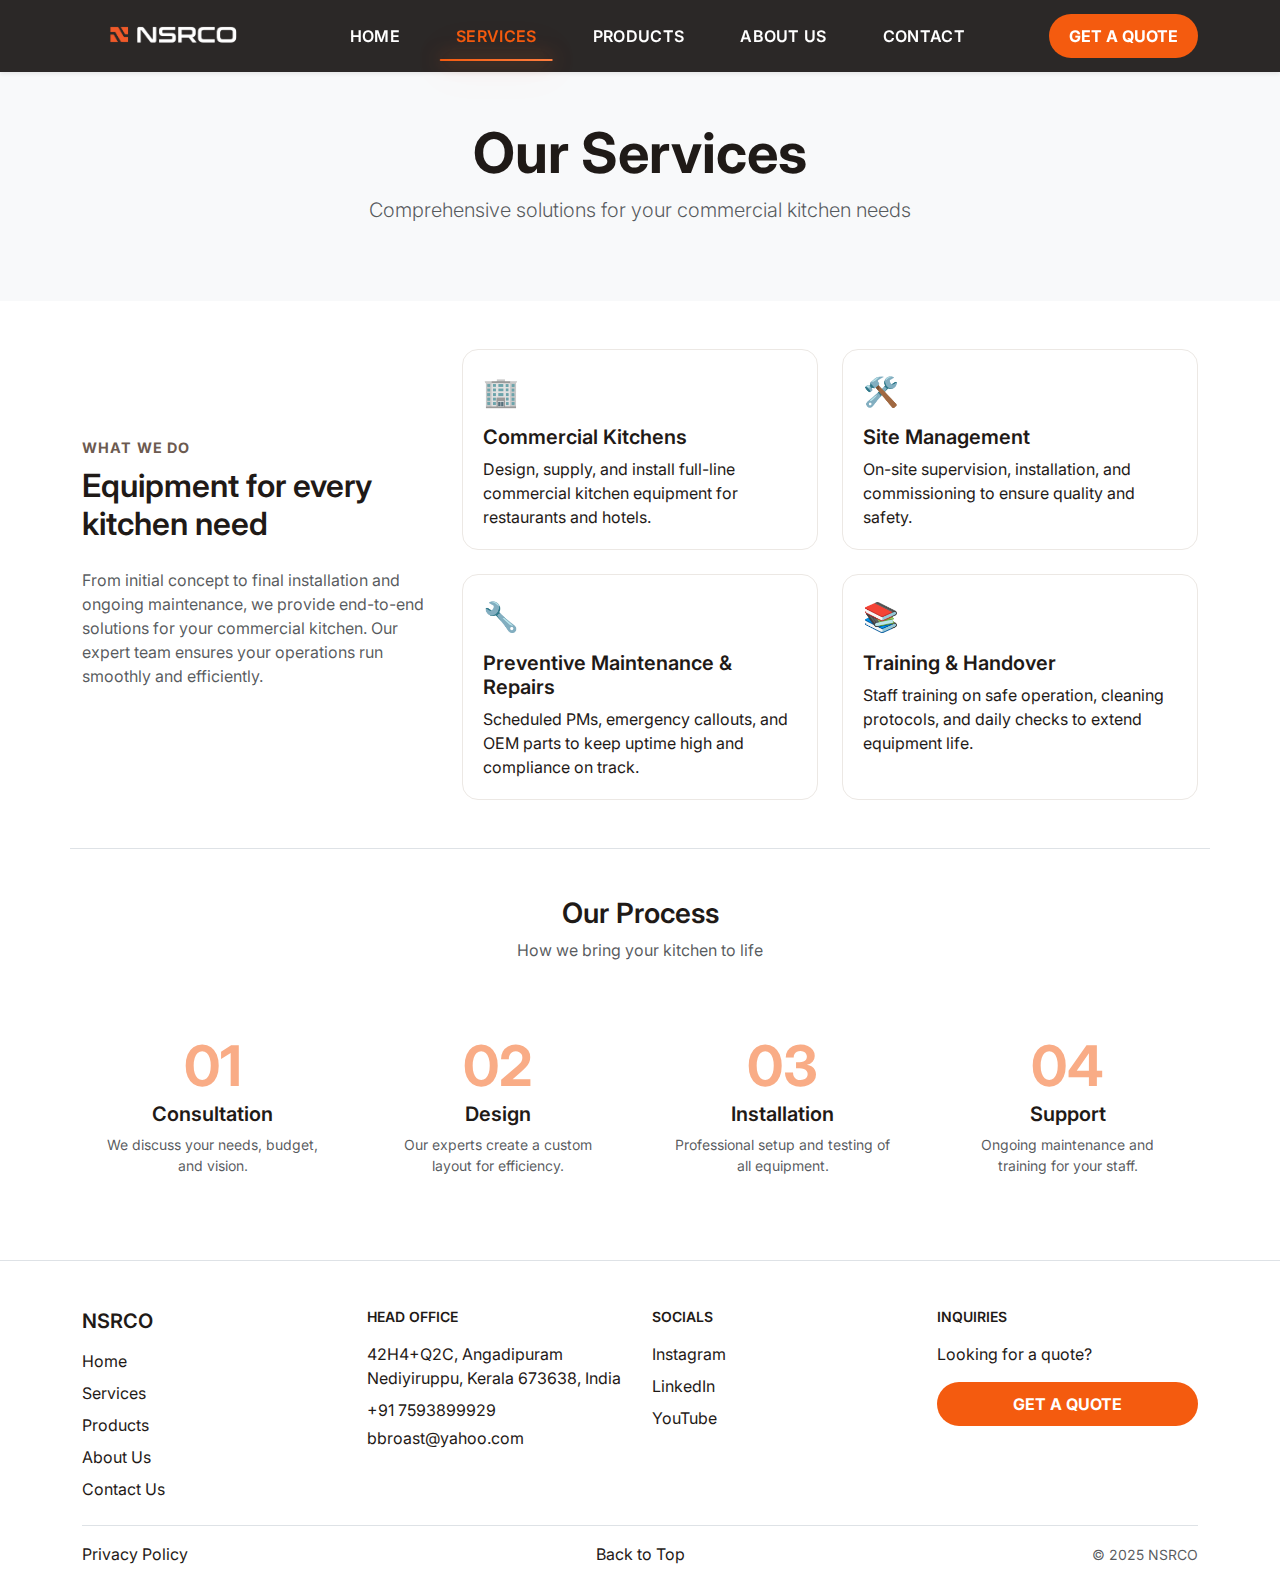
<file: services.html>
<!DOCTYPE html>
<html lang="en">
<head>
  <meta charset="UTF-8">
  <meta name="viewport" content="width=device-width, initial-scale=1.0">
  <title>Services | NSRCO</title>
  <link rel="preconnect" href="https://fonts.googleapis.com">
  <link rel="preconnect" href="https://fonts.gstatic.com" crossorigin>
  <link href="https://fonts.googleapis.com/css2?family=Inter:wght@300;400;500;600;700&display=swap" rel="stylesheet">
  <link href="https://cdn.jsdelivr.net/npm/bootstrap@5.3.3/dist/css/bootstrap.min.css" rel="stylesheet">
  <link href="styles.css" rel="stylesheet">
  <style>
    .page-header {
      padding-top: 120px;
      padding-bottom: 60px;
      background: #f8f9fa;
    }
  </style>
</head>
<body>
  <header class="top-nav shadow-sm">
    <div class="container d-flex align-items-center justify-content-between">
      <div class="brand">
        <a href="index.html">
          <img src="LOGO-W.png" alt="NSRCO Logo" class="logo-img">
        </a>
      </div>
      <nav class="d-none d-md-flex align-items-center gap-4">
        <a href="index.html" class="nav-link">Home</a>
        <a href="services.html" class="nav-link active">Services</a>
        <a href="products.html" class="nav-link">Products</a>
        <a href="about.html" class="nav-link">About Us</a>
        <a href="contact.html" class="nav-link">Contact</a>
      </nav>
      <a href="quote.html" class="btn btn-cta d-none d-md-inline-block">Get a Quote</a>

      <button class="navbar-toggler d-md-none border-0 text-white bg-transparent" type="button" data-bs-toggle="offcanvas" data-bs-target="#mobileMenu" aria-controls="mobileMenu">
        <svg xmlns="http://www.w3.org/2000/svg" width="32" height="32" fill="currentColor" class="bi bi-list" viewBox="0 0 16 16">
          <path fill-rule="evenodd" d="M2.5 12a.5.5 0 0 1 .5-.5h10a.5.5 0 0 1 0 1H3a.5.5 0 0 1-.5-.5zm0-4a.5.5 0 0 1 .5-.5h10a.5.5 0 0 1 0 1H3a.5.5 0 0 1-.5-.5zm0-4a.5.5 0 0 1 .5-.5h10a.5.5 0 0 1 0 1H3a.5.5 0 0 1-.5-.5z"/>
        </svg>
      </button>

      <div class="offcanvas offcanvas-end" tabindex="-1" id="mobileMenu" aria-labelledby="mobileMenuLabel">
        <div class="offcanvas-header">
          <h5 class="offcanvas-title text-dark" id="mobileMenuLabel">Menu</h5>
          <button type="button" class="btn-close" data-bs-dismiss="offcanvas" aria-label="Close"></button>
        </div>
        <div class="offcanvas-body">
          <nav class="d-flex flex-column gap-3">
            <a href="index.html" class="nav-link text-dark fw-semibold">Home</a>
            <a href="services.html" class="nav-link text-dark fw-semibold">Services</a>
            <a href="products.html" class="nav-link text-dark fw-semibold">Products</a>
            <a href="about.html" class="nav-link text-dark fw-semibold">About Us</a>
            <a href="contact.html" class="nav-link text-dark fw-semibold">Contact</a>
            <a href="quote.html" class="btn btn-cta w-100 text-center mt-3">Get a Quote</a>
          </nav>
        </div>
      </div>
    </div>
  </header>

  <main>
    <section class="page-header text-center">
      <div class="container">
        <h1 class="display-4 fw-bold">Our Services</h1>
        <p class="lead text-muted">Comprehensive solutions for your commercial kitchen needs</p>
      </div>
    </section>

    <section id="services" class="py-5">
      <div class="container">
        <div class="row align-items-center gy-4">
          <div class="col-lg-4">
            <p class="section-eyebrow mb-2">What We Do</p>
            <h2 class="fw-semibold mb-4">Equipment for every kitchen need</h2>
            <p class="text-muted mb-4">From initial concept to final installation and ongoing maintenance, we provide end-to-end solutions for your commercial kitchen. Our expert team ensures your operations run smoothly and efficiently.</p>
          </div>
          <div class="col-lg-8">
            <div class="row g-4">
              <div class="col-md-6">
                <div class="service-card h-100">
                  <div class="icon">🏢</div>
                  <h5 class="fw-semibold mb-2">Commercial Kitchens</h5>
                  <p class="mb-0">Design, supply, and install full-line commercial kitchen equipment for restaurants and hotels.</p>
                </div>
              </div>
              <div class="col-md-6">
                <div class="service-card h-100">
                  <div class="icon">🛠️</div>
                  <h5 class="fw-semibold mb-2">Site Management</h5>
                  <p class="mb-0">On-site supervision, installation, and commissioning to ensure quality and safety.</p>
                </div>
              </div>
              <div class="col-md-6">
                <div class="service-card h-100">
                  <div class="icon">🔧</div>
                  <h5 class="fw-semibold mb-2">Preventive Maintenance & Repairs</h5>
                  <p class="mb-0">Scheduled PMs, emergency callouts, and OEM parts to keep uptime high and compliance on track.</p>
                </div>
              </div>
              <div class="col-md-6">
                <div class="service-card h-100">
                  <div class="icon">📚</div>
                  <h5 class="fw-semibold mb-2">Training & Handover</h5>
                  <p class="mb-0">Staff training on safe operation, cleaning protocols, and daily checks to extend equipment life.</p>
                </div>
              </div>
            </div>
          </div>
        </div>

        <div class="row mt-5 pt-4 border-top g-4">
          <div class="col-12 text-center mb-3">
            <h3 class="fw-semibold">Our Process</h3>
            <p class="text-muted">How we bring your kitchen to life</p>
          </div>
          <div class="col-md-3 text-center">
            <div class="process-step">
              <div class="step-number display-4 fw-bold text-primary mb-2">01</div>
              <h5 class="fw-semibold">Consultation</h5>
              <p class="small text-muted">We discuss your needs, budget, and vision.</p>
            </div>
          </div>
          <div class="col-md-3 text-center">
            <div class="process-step">
              <div class="step-number display-4 fw-bold text-primary mb-2">02</div>
              <h5 class="fw-semibold">Design</h5>
              <p class="small text-muted">Our experts create a custom layout for efficiency.</p>
            </div>
          </div>
          <div class="col-md-3 text-center">
            <div class="process-step">
              <div class="step-number display-4 fw-bold text-primary mb-2">03</div>
              <h5 class="fw-semibold">Installation</h5>
              <p class="small text-muted">Professional setup and testing of all equipment.</p>
            </div>
          </div>
          <div class="col-md-3 text-center">
            <div class="process-step">
              <div class="step-number display-4 fw-bold text-primary mb-2">04</div>
              <h5 class="fw-semibold">Support</h5>
              <p class="small text-muted">Ongoing maintenance and training for your staff.</p>
            </div>
          </div>
        </div>
      </div>
    </section>
  </main>

  <footer id="contact" class="pt-5 pb-4 border-top">
    <div class="container">
      <div class="row gy-4">
        <div class="col-md-3">
          <h5 class="fw-semibold">NSRCO</h5>
          <nav class="footer-nav d-flex flex-column gap-2 mt-3">
            <a href="index.html">Home</a>
            <a href="services.html">Services</a>
            <a href="products.html">Products</a>
            <a href="about.html">About Us</a>
            <a href="contact.html">Contact Us</a>
          </nav>
        </div>
        <div class="col-md-3">
          <h6 class="fw-semibold text-uppercase small">Head Office</h6>
          <p class="mb-2 mt-3">42H4+Q2C, Angadipuram<br>Nediyiruppu, Kerala 673638, India</p>
          <p class="mb-1">+91 7593899929</p>
          <p class="mb-0">bbroast@yahoo.com</p>
        </div>
        <div class="col-md-3">
          <h6 class="fw-semibold text-uppercase small">Socials</h6>
          <div class="d-flex flex-column gap-2 mt-3">
            <a href="#">Instagram</a>
            <a href="#">LinkedIn</a>
            <a href="#">YouTube</a>
          </div>
        </div>
        <div class="col-md-3">
          <h6 class="fw-semibold text-uppercase small">Inquiries</h6>
          <p class="mt-3 mb-3">Looking for a quote?</p>
          <a href="quote.html" class="btn btn-cta w-100">Get a Quote</a>
          
        </div>
      </div>
      <div class="d-flex flex-column flex-md-row justify-content-between align-items-center mt-4 pt-3 border-top">
        <a href="privacy-policy.html" class="mb-2 mb-md-0">Privacy Policy</a>
        <a href="#" class="mb-2 mb-md-0">Back to Top</a>
        <small class="text-muted">© 2025 NSRCO </small>
      </div>
    </div>
  </footer>

  <script src="https://cdn.jsdelivr.net/npm/bootstrap@5.3.3/dist/js/bootstrap.bundle.min.js"></script>
  <script src="main.js"></script>
</body>
</html>
</file>
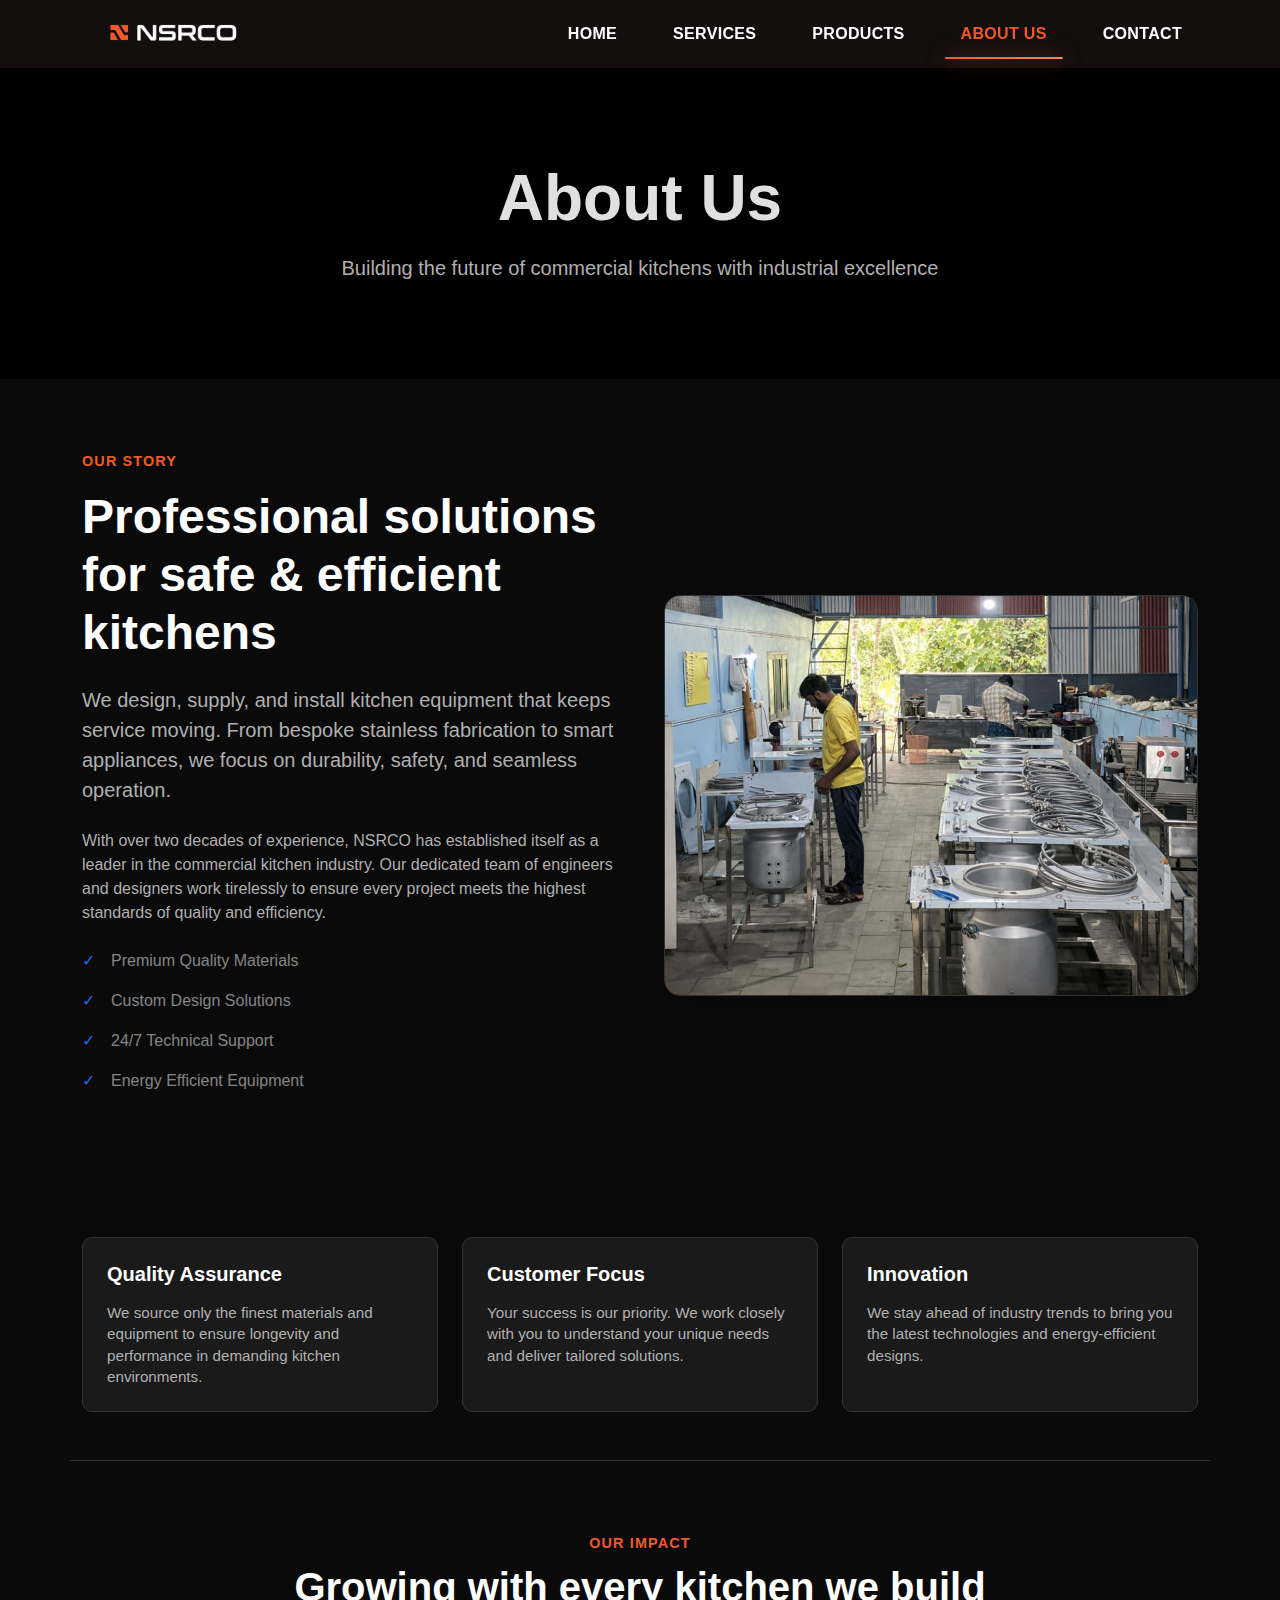
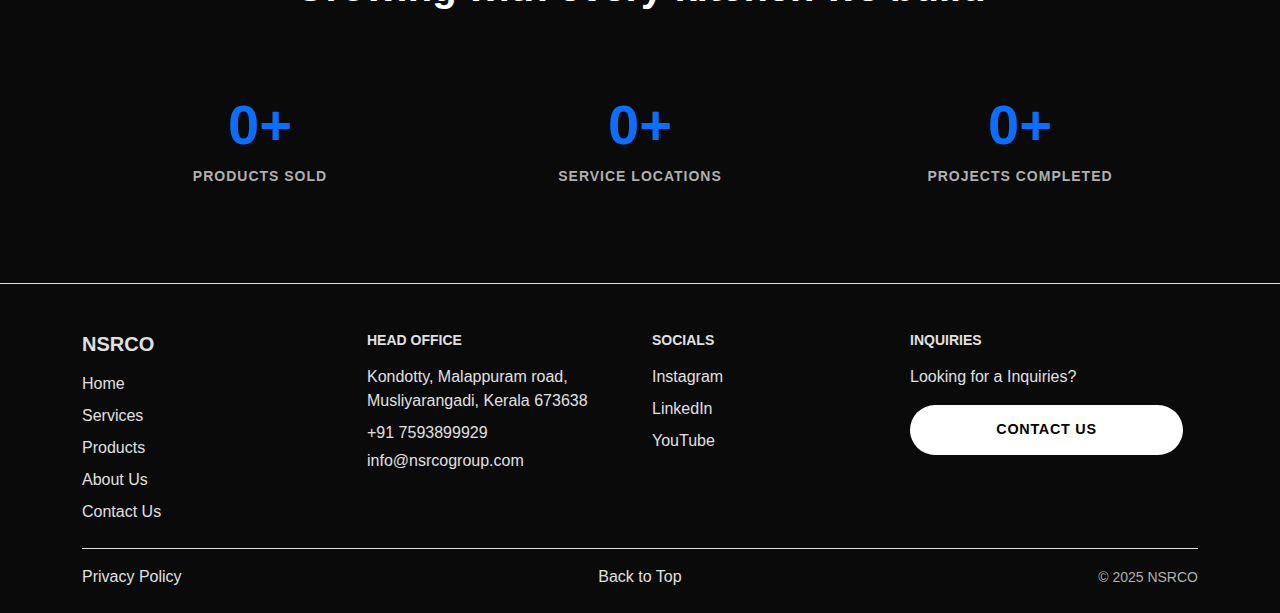
<file: pages/about.html>
<!DOCTYPE html>
<html lang="en">

<head>
  <meta charset="UTF-8">
  <meta name="viewport" content="width=device-width, initial-scale=1.0">
  <title>About Us | NSRCO</title>
  <link rel="preconnect" href="https://fonts.googleapis.com">
  <link rel="icon" type="image/png" href="../assets/favicon-32x32.png">
  <link rel="preconnect" href="https://fonts.gstatic.com" crossorigin>
  <link href="https://fonts.googleapis.com/css2?family=Sora:wght@300;400;500;600;700&display=swap" rel="stylesheet">
  <link href="https://cdn.jsdelivr.net/npm/bootstrap@5.3.3/dist/css/bootstrap.min.css" rel="stylesheet">
  <link href="../css/styles.css" rel="stylesheet">
</head>

<body>
  <header class="top-nav shadow-sm">
    <div class="container d-flex align-items-center justify-content-between">
      <div class="brand">
        <a href="../index.html">
          <img src="../assets/LOGO-W.png" alt="NSRCO Logo" class="logo-img">
        </a>
      </div>
      <nav class="d-none d-md-flex align-items-center gap-4">
        <a href="../index.html" class="nav-link">Home</a>
        <a href="services.html" class="nav-link">Services</a>
        <a href="products.html" class="nav-link">Products</a>
        <a href="about.html" class="nav-link active">About Us</a>
        <a href="contact.html" class="nav-link">Contact</a>
      </nav>

      <button class="navbar-toggler d-md-none border-0 text-white bg-transparent" type="button"
        data-bs-toggle="offcanvas" data-bs-target="#mobileMenu" aria-controls="mobileMenu">
        <svg xmlns="http://www.w3.org/2000/svg" width="32" height="32" fill="currentColor" class="bi bi-list"
          viewBox="0 0 16 16">
          <path fill-rule="evenodd"
            d="M2.5 12a.5.5 0 0 1 .5-.5h10a.5.5 0 0 1 0 1H3a.5.5 0 0 1-.5-.5zm0-4a.5.5 0 0 1 .5-.5h10a.5.5 0 0 1 0 1H3a.5.5 0 0 1-.5-.5zm0-4a.5.5 0 0 1 .5-.5h10a.5.5 0 0 1 0 1H3a.5.5 0 0 1-.5-.5z" />
        </svg>
      </button>

      <div class="offcanvas offcanvas-end" tabindex="-1" id="mobileMenu" aria-labelledby="mobileMenuLabel">
        <div class="offcanvas-header pt-4 px-4">
          <h5 class="offcanvas-title text-white" id="mobileMenuLabel">Menu</h5>
          <button type="button" class="btn-close btn-close-white" data-bs-dismiss="offcanvas"
            aria-label="Close"></button>
        </div>
        <div class="offcanvas-body p-4">
          <nav class="d-flex flex-column gap-3">
            <a href="../index.html" class="nav-link text-white fw-semibold">Home</a>
            <a href="services.html" class="nav-link text-white fw-semibold">Services</a>
            <a href="products.html" class="nav-link text-white fw-semibold">Products</a>
            <a href="about.html" class="nav-link text-white fw-semibold active">About Us</a>
            <a href="contact.html" class="nav-link text-white fw-semibold">Contact</a>
          </nav>
        </div>
      </div>
    </div>
  </header>

  <main>
    <section class="page-header text-center" style="background: #000; padding-top: 160px; padding-bottom: 80px;">
      <div class="container">
        <h1 class="display-3 fw-bold text-orange mb-3">About Us</h1>
        <p class="lead text-muted">Building the future of commercial kitchens with industrial excellence</p>
      </div>
    </section>

    <section id="about" class="py-5" style="background: #0a0a0a;">
      <div class="container py-4">
        <div class="row g-5 align-items-center">
          <div class="col-lg-6">
            <p class="section-eyebrow mb-3">Our Story</p>
            <h2 class="display-5 fw-bold text-white mb-4">Professional solutions for safe & efficient kitchens</h2>
            <p class="text-muted mb-4 fs-5">We design, supply, and install kitchen equipment that keeps service moving.
              From bespoke stainless fabrication to smart appliances, we focus on durability, safety, and seamless
              operation.</p>
            <p class="text-muted mb-4">With over two decades of experience, NSRCO has established itself as a leader in
              the commercial kitchen industry. Our dedicated team of engineers and designers work tirelessly to ensure
              every project meets the highest standards of quality and efficiency.</p>
            <ul class="list-unstyled mb-5">
              <li class="mb-3 d-flex align-items-center"><span class="text-primary me-3">✓</span> <span
                  class="text-white-50">Premium Quality Materials</span></li>
              <li class="mb-3 d-flex align-items-center"><span class="text-primary me-3">✓</span> <span
                  class="text-white-50">Custom Design Solutions</span></li>
              <li class="mb-3 d-flex align-items-center"><span class="text-primary me-3">✓</span> <span
                  class="text-white-50">24/7 Technical Support</span></li>
              <li class="mb-0 d-flex align-items-center"><span class="text-primary me-3">✓</span> <span
                  class="text-white-50">Energy Efficient Equipment</span></li>
            </ul>
          </div>
          <div class="col-lg-6">
            <div class="about-image ratio ratio-4x3 rounded-4 overflow-hidden shadow-lg"
              style="border: 1px solid #333;">
              <img src="../images/comapany-image-2.jpg" class="w-100 h-100 object-fit-cover" alt="NSRCO Factory">
            </div>
          </div>
        </div>

        <div class="row mt-5 pt-4 g-4">
          <div class="col-md-4">
            <div class="product-card h-100">
              <h5 class="fw-bold text-white mb-3">Quality Assurance</h5>
              <p class="text-muted mb-0">We source only the finest materials and equipment to ensure longevity and
                performance in demanding kitchen environments.</p>
            </div>
          </div>
          <div class="col-md-4">
            <div class="product-card h-100">
              <h5 class="fw-bold text-white mb-3">Customer Focus</h5>
              <p class="text-muted mb-0">Your success is our priority. We work closely with you to understand your
                unique needs and deliver tailored solutions.</p>
            </div>
          </div>
          <div class="col-md-4">
            <div class="product-card h-100">
              <h5 class="fw-bold text-white mb-3">Innovation</h5>
              <p class="text-muted mb-0">We stay ahead of industry trends to bring you the latest technologies and
                energy-efficient designs.</p>
            </div>
          </div>
        </div>

        <div id="achievements" class="row text-center mt-5 pt-5 g-4 border-top" style="border-color: #333 !important;">
          <div class="col-12 mb-4">
            <p class="section-eyebrow mb-2">Our Impact</p>
            <h3 class="display-6 fw-bold text-white">Growing with every kitchen we build</h3>
          </div>
          <div class="col-md-4">
            <div class="stat-item p-4">
              <div class="display-4 fw-bold mb-2 text-primary"><span class="counter" data-target="1500">0</span>+</div>
              <p class="text-muted text-uppercase letter-spacing-1 small mb-0 fw-bold">Products Sold</p>
            </div>
          </div>
          <div class="col-md-4">
            <div class="stat-item p-4">
              <div class="display-4 fw-bold mb-2 text-primary"><span class="counter" data-target="50">0</span>+</div>
              <p class="text-muted text-uppercase letter-spacing-1 small mb-0 fw-bold">Service Locations</p>
            </div>
          </div>
          <div class="col-md-4">
            <div class="stat-item p-4">
              <div class="display-4 fw-bold mb-2 text-primary"><span class="counter" data-target="200">0</span>+</div>
              <p class="text-muted text-uppercase letter-spacing-1 small mb-0 fw-bold">Projects Completed</p>
            </div>
          </div>
        </div>
      </div>
    </section>
  </main>

  <footer id="contact" class="pt-5 pb-4 border-top">
    <div class="container">
      <div class="row gy-4">
        <div class="col-md-3">
          <h5 class="fw-semibold">NSRCO</h5>
          <nav class="footer-nav d-flex flex-column gap-2 mt-3">
            <a href="../index.html">Home</a>
            <a href="services.html">Services</a>
            <a href="products.html">Products</a>
            <a href="about.html">About Us</a>
            <a href="contact.html">Contact Us</a>
          </nav>
        </div>
        <div class="col-md-3">
          <h6 class="fw-semibold text-uppercase small">Head Office</h6>
          <p class="mb-2 mt-3">Kondotty, Malappuram road,<br>Musliyarangadi, Kerala 673638</p>
          <p class="mb-1">+91 7593899929</p>
          <p class="mb-0">info@nsrcogroup.com</p>
        </div>
        <div class="col-md-3">
          <h6 class="fw-semibold text-uppercase small">Socials</h6>
          <div class="d-flex flex-column gap-2 mt-3">
            <a href="#">Instagram</a>
            <a href="#">LinkedIn</a>
            <a href="#">YouTube</a>
          </div>
        </div>
        <div class="col-md-3 inquery">
          <h6 class="fw-semibold text-uppercase small">Inquiries</h6>
          <p class="mt-3 mb-3">Looking for a Inquiries?</p>
          <a href="contact.html" class="btn btn-pill w-100">Contact Us</a>
        </div>
      </div>
      <div class="d-flex flex-column flex-md-row justify-content-between align-items-center mt-4 pt-3 border-top">
        <a href="privacy-policy.html" class="mb-2 mb-md-0">Privacy Policy</a>
        <a href="#" class="mb-2 mb-md-0">Back to Top</a>
        <small class="text-muted">© 2025 NSRCO </small>
      </div>
    </div>
  </footer>

  <script src="https://cdn.jsdelivr.net/npm/bootstrap@5.3.3/dist/js/bootstrap.bundle.min.js"></script>
  <script src="../js/main.js"></script>
</body>

</html>
</file>
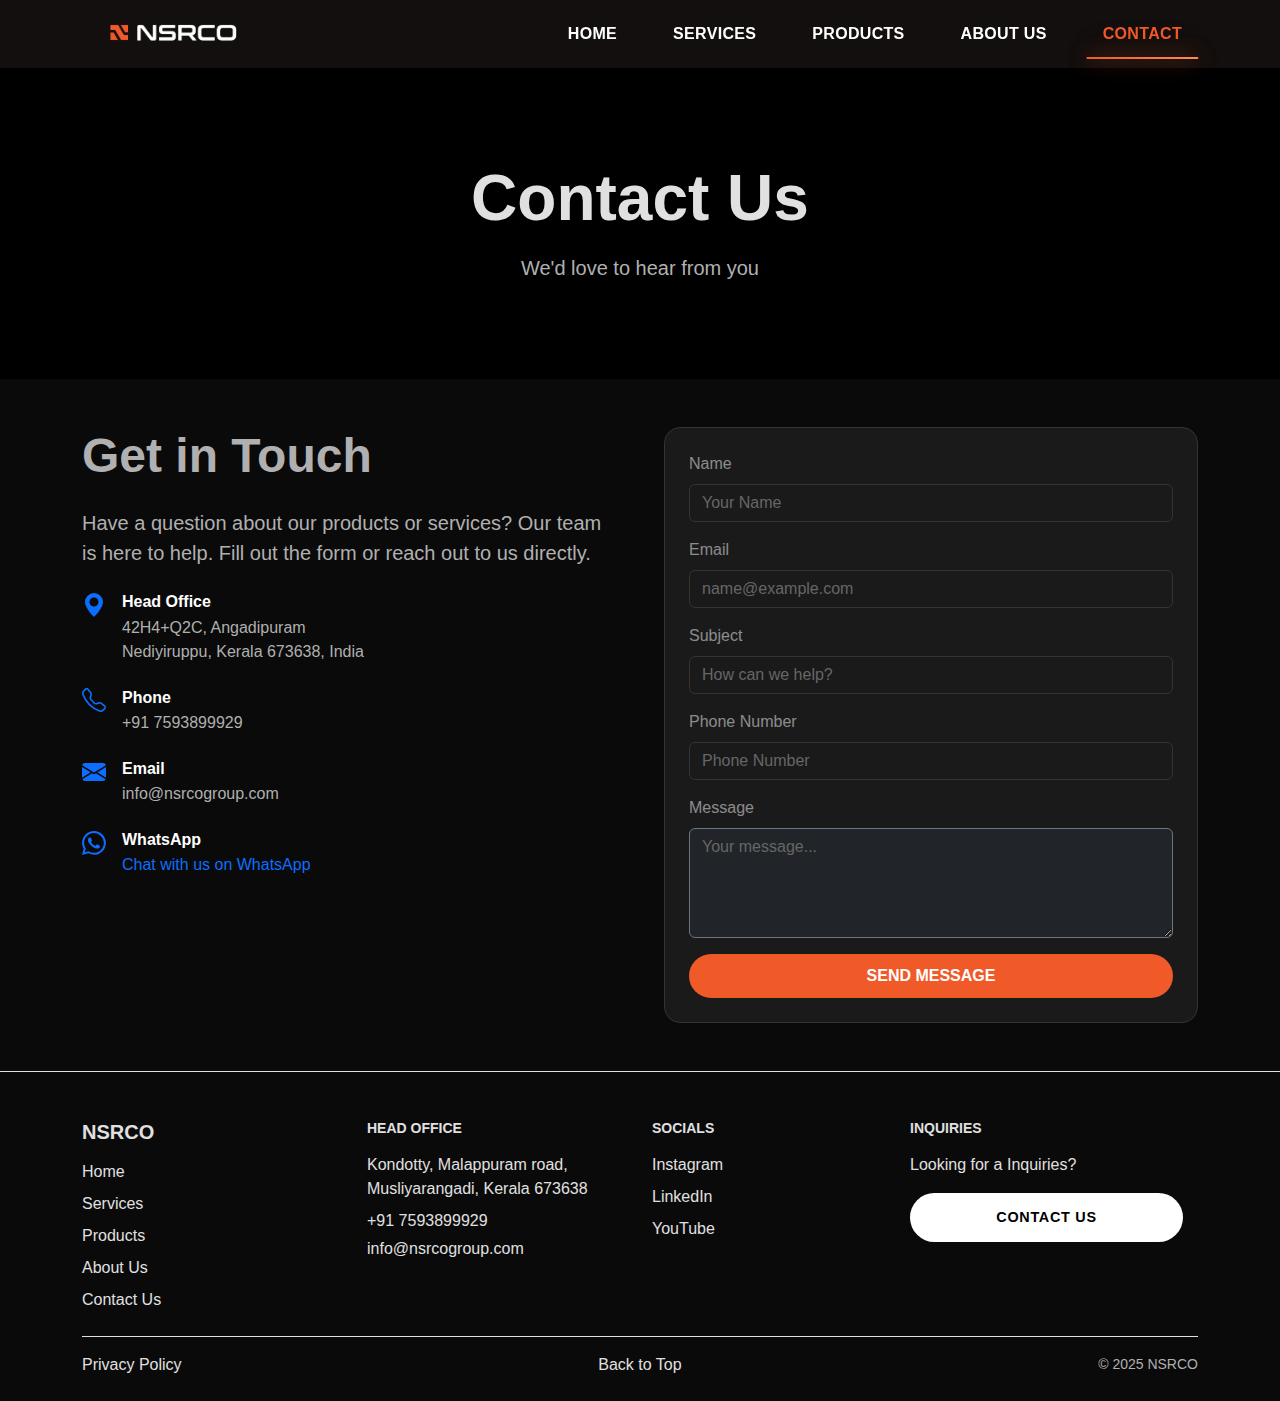
<file: pages/contact.html>
<!DOCTYPE html>
<html lang="en">

<head>
  <meta charset="UTF-8">
  <meta name="viewport" content="width=device-width, initial-scale=1.0">
  <title>Contact Us | NSRCO</title>
  <link rel="preconnect" href="https://fonts.googleapis.com">
  <link rel="icon" type="image/png" href="../assets/favicon-32x32.png">
  <link rel="preconnect" href="https://fonts.gstatic.com" crossorigin>
  <link href="https://fonts.googleapis.com/css2?family=Inter:wght@300;400;500;600;700&display=swap" rel="stylesheet">
  <link href="https://cdn.jsdelivr.net/npm/bootstrap@5.3.3/dist/css/bootstrap.min.css" rel="stylesheet">
  <link href="../css/styles.css" rel="stylesheet">
  <style>
    .page-header {
      padding-top: 160px;
      padding-bottom: 80px;
      background: #000;
    }
  </style>
</head>

<body>
  <header class="top-nav shadow-sm">
    <div class="container d-flex align-items-center justify-content-between">
      <div class="brand">
        <a href="../index.html">
          <img src="../assets/LOGO-W.png" alt="NSRCO Logo" class="logo-img">
        </a>
      </div>
      <nav class="d-none d-md-flex align-items-center gap-4">
        <a href="../index.html" class="nav-link">Home</a>
        <a href="services.html" class="nav-link">Services</a>
        <a href="products.html" class="nav-link">Products</a>
        <a href="about.html" class="nav-link">About Us</a>
        <a href="contact.html" class="nav-link active">Contact</a>
      </nav>

      <button class="navbar-toggler d-md-none border-0 text-white bg-transparent" type="button"
        data-bs-toggle="offcanvas" data-bs-target="#mobileMenu" aria-controls="mobileMenu">
        <svg xmlns="http://www.w3.org/2000/svg" width="32" height="32" fill="currentColor" class="bi bi-list"
          viewBox="0 0 16 16">
          <path fill-rule="evenodd"
            d="M2.5 12a.5.5 0 0 1 .5-.5h10a.5.5 0 0 1 0 1H3a.5.5 0 0 1-.5-.5zm0-4a.5.5 0 0 1 .5-.5h10a.5.5 0 0 1 0 1H3a.5.5 0 0 1-.5-.5zm0-4a.5.5 0 0 1 .5-.5h10a.5.5 0 0 1 0 1H3a.5.5 0 0 1-.5-.5z" />
        </svg>
      </button>

      <div class="offcanvas offcanvas-end" tabindex="-1" id="mobileMenu" aria-labelledby="mobileMenuLabel">
        <div class="offcanvas-header pt-4 px-4">
          <h5 class="offcanvas-title text-white" id="mobileMenuLabel">Menu</h5>
          <button type="button" class="btn-close btn-close-white" data-bs-dismiss="offcanvas"
            aria-label="Close"></button>
        </div>
        <div class="offcanvas-body p-4">
          <nav class="d-flex flex-column gap-3">
            <a href="../index.html" class="nav-link text-white fw-semibold">Home</a>
            <a href="services.html" class="nav-link text-white fw-semibold">Services</a>
            <a href="products.html" class="nav-link text-white fw-semibold">Products</a>
            <a href="about.html" class="nav-link text-white fw-semibold">About Us</a>
            <a href="contact.html" class="nav-link text-white fw-semibold active">Contact</a>
            <a href="quote.html" class="btn btn-cta w-100 text-center mt-3">Get a Quote</a>
          </nav>
        </div>
      </div>
    </div>
  </header>

  <main>
    <section class="page-header text-center">
      <div class="container">
        <h1 class="display-3 fw-bold text-orange mb-3">Contact Us</h1>
        <p class="lead text-muted">We'd love to hear from you</p>
      </div>
    </section>

    <section class="py-5" style="background: #0a0a0a;">
      <div class="container">
        <div class="row g-5">
          <div class="col-lg-6">
            <h2 class="display-5 fw-bold mb-4" style="color: #b0b0b0;">Get in Touch</h2>
            <p class="text-muted mb-4 fs-5">Have a question about our products or services? Our team is here to help.
              Fill out the form or reach out to us directly.</p>

            <div class="d-flex mb-4">
              <div class="me-3 text-primary">
                <svg xmlns="http://www.w3.org/2000/svg" width="24" height="24" fill="currentColor" viewBox="0 0 16 16">
                  <path d="M8 16s6-5.686 6-10A6 6 0 0 0 2 6c0 4.314 6 10 6 10zm0-7a3 3 0 1 1 0-6 3 3 0 0 1 0 6z" />
                </svg>
              </div>
              <div>
                <h6 class="fw-bold text-white mb-1">Head Office</h6>
                <p class="text-muted mb-0">42H4+Q2C, Angadipuram<br>Nediyiruppu, Kerala 673638, India</p>
              </div>
            </div>

            <div class="d-flex mb-4">
              <div class="me-3 text-primary">
                <svg xmlns="http://www.w3.org/2000/svg" width="24" height="24" fill="currentColor" viewBox="0 0 16 16">
                  <path
                    d="M3.654 1.328a.678.678 0 0 0-1.015-.063L1.605 2.3c-.483.484-.661 1.169-.45 1.77a17.568 17.568 0 0 0 4.168 6.608 17.569 17.569 0 0 0 6.608 4.168c.601.211 1.286.033 1.77-.45l1.034-1.034a.678.678 0 0 0-.063-1.015l-2.307-1.794a.678.678 0 0 0-.58-.122l-2.19.547a1.745 1.745 0 0 1-1.657-.459L5.482 8.062a1.745 1.745 0 0 1-.46-1.657l.548-2.19a.678.678 0 0 0-.122-.58L3.654 1.328zM1.884.511a1.745 1.745 0 0 1 2.612.163L6.29 2.98c.329.423.445.974.315 1.494l-.547 2.19a.678.678 0 0 0 .178.643l2.457 2.457a.678.678 0 0 0 .644.178l2.189-.547a1.745 1.745 0 0 1 1.494.315l2.306 1.794c.829.645.905 1.87.163 2.611l-1.034 1.034c-.74.74-1.846 1.065-2.877.702a18.634 18.634 0 0 1-7.01-4.42 18.634 18.634 0 0 1-4.42-7.009c-.362-1.03-.037-2.137.703-2.877L1.885.511z" />
                </svg>
              </div>
              <div>
                <h6 class="fw-bold text-white mb-1">Phone</h6>
                <p class="text-muted mb-0">+91 7593899929</p>
              </div>
            </div>

            <div class="d-flex mb-4">
              <div class="me-3 text-primary">
                <svg xmlns="http://www.w3.org/2000/svg" width="24" height="24" fill="currentColor" viewBox="0 0 16 16">
                  <path
                    d="M.05 3.555A2 2 0 0 1 2 2h12a2 2 0 0 1 1.95 1.555L8 8.414.05 3.555ZM0 4.697v7.104l5.803-3.558L0 4.697ZM6.761 8.83l-6.57 4.027A2 2 0 0 0 2 14h12a2 2 0 0 0 1.808-1.144l-6.57-4.027L8 9.586l-1.239-.757Zm3.436-.586L16 11.801V4.697l-5.803 3.546Z" />
                </svg>
              </div>
              <div>
                <h6 class="fw-bold text-white mb-1">Email</h6>
                <p class="text-muted mb-0">info@nsrcogroup.com</p>
              </div>
            </div>

            <div class="d-flex mb-4">
              <div class="me-3 text-primary">
                <svg xmlns="http://www.w3.org/2000/svg" width="24" height="24" fill="currentColor" viewBox="0 0 16 16">
                  <path d="M13.601 2.326A7.854 7.854 0 0 0 7.994 0C3.627 0 .068 3.558.064 7.926c0 1.399.366 2.76 1.057 3.965L0 16l4.204-1.102a7.933 7.933 0 0 0 3.79.965h.004c4.368 0 7.926-3.558 7.93-7.93A7.898 7.898 0 0 0 13.6 2.326zM7.994 14.521a6.573 6.573 0 0 1-3.356-.92l-.24-.144-2.494.654.666-2.433-.156-.251a6.56 6.56 0 0 1-1.007-3.505c0-3.626 2.957-6.584 6.591-6.584a6.56 6.56 0 0 1 4.66 1.931 6.557 6.557 0 0 1 1.928 4.66c-.004 3.639-2.961 6.592-6.592 6.592zm3.615-4.934c-.197-.099-1.17-.578-1.353-.646-.182-.065-.315-.099-.445.099-.133.197-.513.646-.627.775-.114.133-.232.148-.43.05-.197-.1-.836-.308-1.592-.985-.59-.525-.985-1.175-1.103-1.372-.114-.198-.011-.304.088-.403.087-.088.197-.232.296-.346.1-.114.133-.198.198-.33.065-.134.034-.248-.015-.347-.05-.099-.445-1.076-.612-1.47-.16-.389-.323-.335-.445-.34-.114-.007-.247-.007-.38-.007a.729.729 0 0 0-.529.247c-.182.198-.691.677-.691 1.654 0 .977.71 1.916.81 2.049.098.133 1.394 2.132 3.383 2.992.47.205.84.326 1.129.418.475.152.904.129 1.246.08.38-.058 1.171-.48 1.338-.943.164-.464.164-.86.114-.943-.049-.084-.182-.133-.38-.232z"/>
                </svg>
              </div>
              <div>
                <h6 class="fw-bold text-white mb-1">WhatsApp</h6>
                <a href="http://wa.me/+917593899929?text=Hi" target="_blank" class="text-decoration-none text-primary">Chat with us on WhatsApp</a>
              </div>
            </div>
          </div>
          <div class="col-lg-6">
            <form class="p-4 rounded-4" style="background: #1a1a1a; border: 1px solid #333;">
              <div class="mb-3">
                <label for="name" class="form-label text-white-50">Name</label>
                <input type="text" class="form-control bg-dark border-secondary text-white" id="name"
                  placeholder="Your Name">
              </div>
              <div class="mb-3">
                <label for="email" class="form-label text-white-50">Email</label>
                <input type="email" class="form-control bg-dark border-secondary text-white" id="email"
                  placeholder="name@example.com">
              </div>
              <div class="mb-3">
                <label for="subject" class="form-label text-white-50">Subject</label>
                <input type="text" class="form-control bg-dark border-secondary text-white" id="subject"
                  placeholder="How can we help?">
              </div>
              <div class="mb-3">
                <label for="subject" class="form-label text-white-50">Phone Number</label>
                <input type="text" class="form-control bg-dark border-secondary text-white" id="subject"
                  placeholder="Phone Number">
              </div>
              <div class="mb-3">
                <label for="message" class="form-label text-white-50">Message</label>
                <textarea class="form-control bg-dark border-secondary text-white" id="message" rows="4"
                  placeholder="Your message..."></textarea>
              </div>
              <button type="submit" class="btn btn-cta w-100">Send Message</button>
            </form>
          </div>
        </div>
      </div>
    </section>
  </main>

  <footer id="contact" class="pt-5 pb-4 border-top">
    <div class="container">
      <div class="row gy-4">
        <div class="col-md-3">
          <h5 class="fw-semibold">NSRCO</h5>
          <nav class="footer-nav d-flex flex-column gap-2 mt-3">
            <a href="../index.html">Home</a>
            <a href="services.html">Services</a>
            <a href="products.html">Products</a>
            <a href="about.html">About Us</a>
            <a href="contact.html">Contact Us</a>
          </nav>
        </div>
        <div class="col-md-3">
          <h6 class="fw-semibold text-uppercase small">Head Office</h6>
          <p class="mb-2 mt-3">Kondotty, Malappuram road,<br>Musliyarangadi, Kerala 673638</p>
          <p class="mb-1">+91 7593899929</p>
          <p class="mb-0">info@nsrcogroup.com</p>
        </div>
        <div class="col-md-3">
          <h6 class="fw-semibold text-uppercase small">Socials</h6>
          <div class="d-flex flex-column gap-2 mt-3">
            <a href="#">Instagram</a>
            <a href="#">LinkedIn</a>
            <a href="#">YouTube</a>
          </div>
        </div>
        <div class="col-md-3 inquery">
          <h6 class="fw-semibold text-uppercase small">Inquiries</h6>
          <p class="mt-3 mb-3">Looking for a Inquiries?</p>
          <a href="contact.html" class="btn btn-pill w-100">Contact Us</a>
        </div>
      </div>
      <div class="d-flex flex-column flex-md-row justify-content-between align-items-center mt-4 pt-3 border-top">
        <a href="privacy-policy.html" class="mb-2 mb-md-0">Privacy Policy</a>
        <a href="#" class="mb-2 mb-md-0">Back to Top</a>
        <small class="text-muted">© 2025 NSRCO </small>
      </div>
    </div>
  </footer>

  <script src="https://cdn.jsdelivr.net/npm/bootstrap@5.3.3/dist/js/bootstrap.bundle.min.js"></script>
  <script src="../js/main.js"></script>
</body>

</html>
</file>
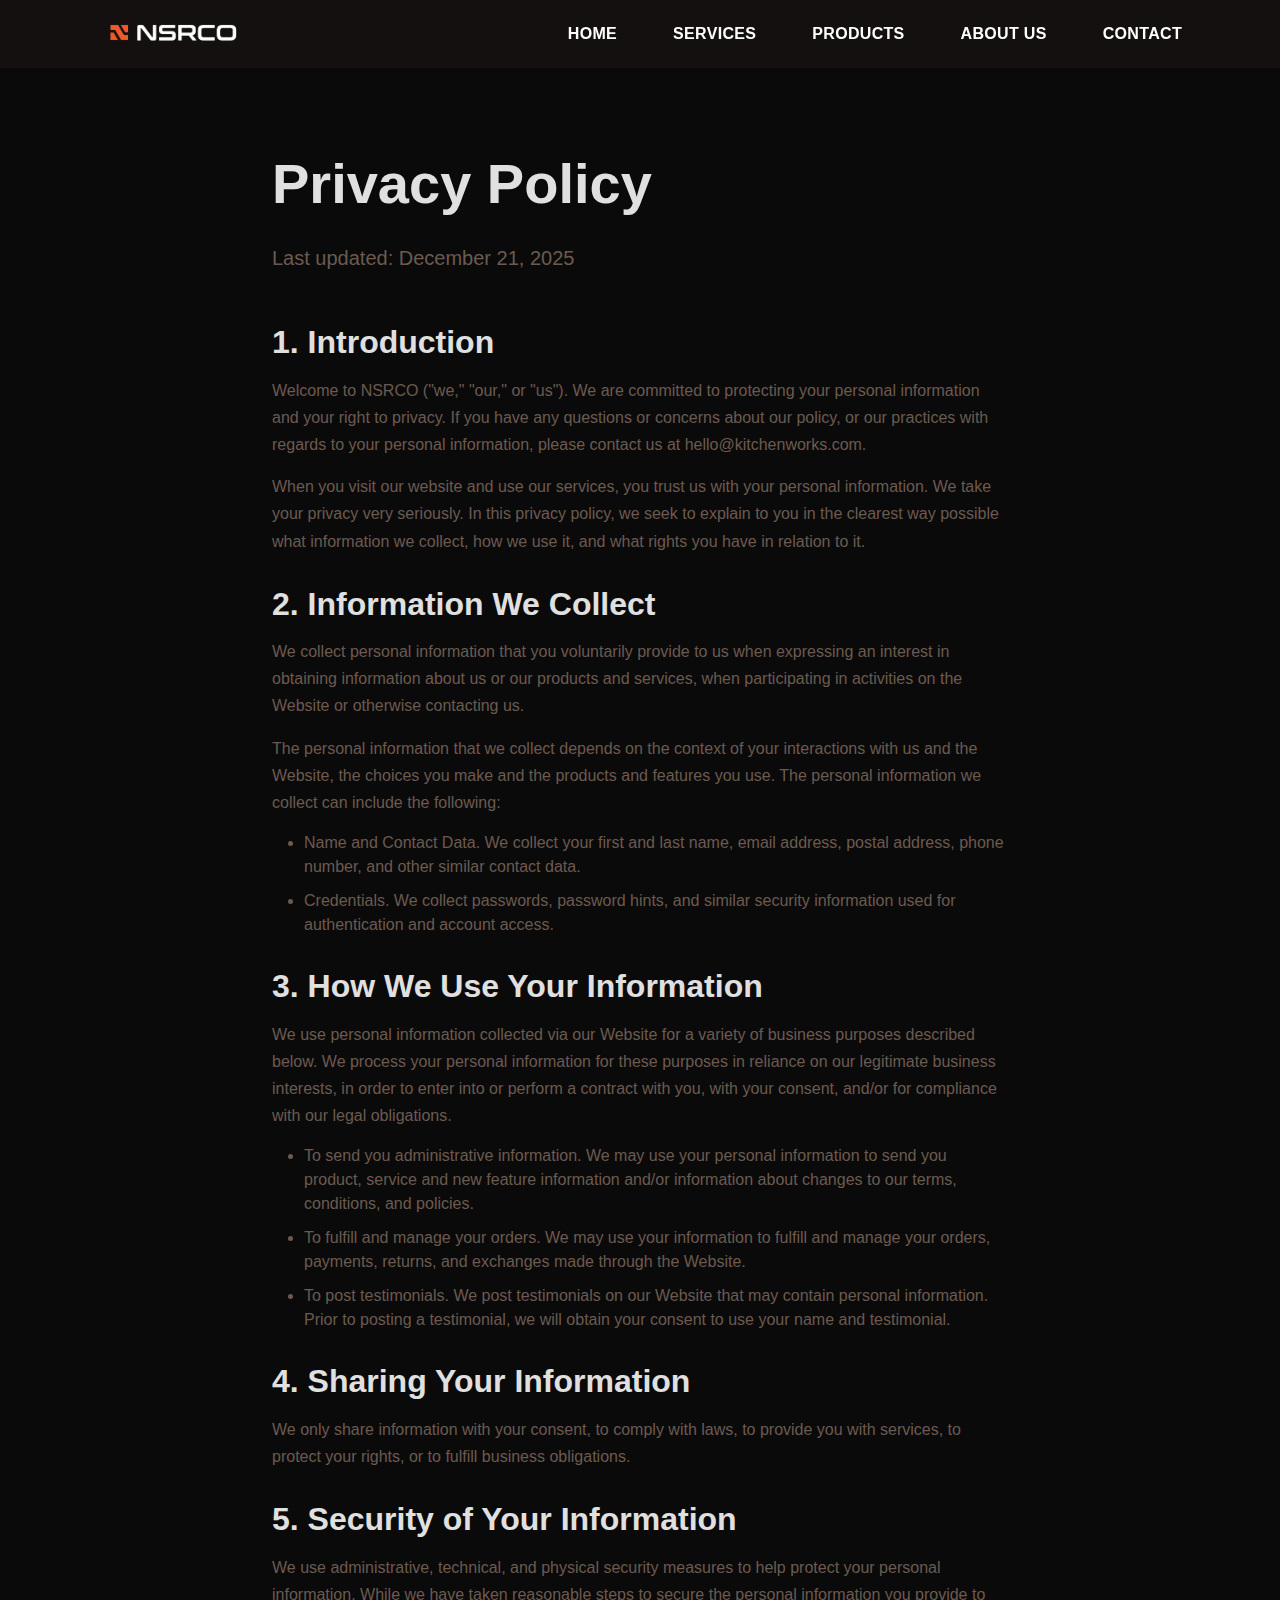
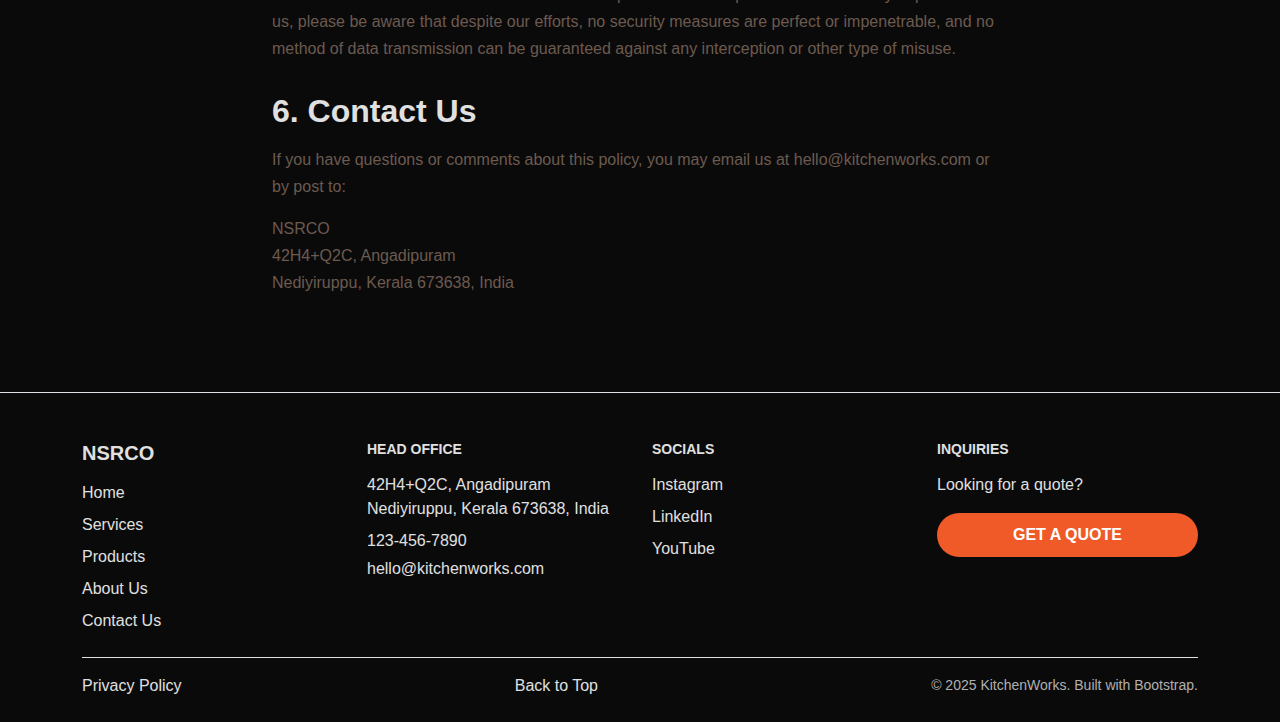
<file: pages/privacy-policy.html>
<!DOCTYPE html>
<html lang="en">
<head>
  <meta charset="UTF-8">
  <meta name="viewport" content="width=device-width, initial-scale=1.0">
  <title>Privacy Policy | NSRCO</title>
  <link rel="preconnect" href="https://fonts.googleapis.com">
  <link rel="icon" type="image/png" href="../assets/favicon-32x32.png">
  <link rel="preconnect" href="https://fonts.gstatic.com" crossorigin>
  <link href="https://fonts.googleapis.com/css2?family=Inter:wght@300;400;500;600;700&display=swap" rel="stylesheet">
  <link href="https://cdn.jsdelivr.net/npm/bootstrap@5.3.3/dist/css/bootstrap.min.css" rel="stylesheet">
  <link href="../css/styles.css" rel="stylesheet">
  <style>
    .privacy-content {
      padding-top: 150px;
      padding-bottom: 80px;
    }
    .privacy-content h2 {
      margin-top: 30px;
      margin-bottom: 15px;
      font-weight: 600;
    }
    .privacy-content p {
      color: #6c5a50;
      line-height: 1.7;
      margin-bottom: 15px;
    }
    .privacy-content ul {
      color: #6c5a50;
      margin-bottom: 20px;
    }
    .privacy-content li {
      margin-bottom: 10px;
    }
  </style>
</head>
<body>
  <header class="top-nav shadow-sm">
    <div class="container d-flex align-items-center justify-content-between">
      <div class="brand">
        <a href="../index.html">
          <img src="../assets/LOGO-W.png" alt="NSRCO Logo" class="logo-img">
        </a>
      </div>
      <nav class="d-none d-md-flex align-items-center gap-4">
        <a href="../index.html" class="nav-link">Home</a>
        <a href="services.html" class="nav-link">Services</a>
        <a href="products.html" class="nav-link">Products</a>
        <a href="about.html" class="nav-link">About Us</a>
        <a href="contact.html" class="nav-link">Contact</a>
      </nav>

      <button class="navbar-toggler d-md-none border-0 text-white bg-transparent" type="button" data-bs-toggle="offcanvas" data-bs-target="#mobileMenu" aria-controls="mobileMenu">
        <svg xmlns="http://www.w3.org/2000/svg" width="32" height="32" fill="currentColor" class="bi bi-list" viewBox="0 0 16 16">
          <path fill-rule="evenodd" d="M2.5 12a.5.5 0 0 1 .5-.5h10a.5.5 0 0 1 0 1H3a.5.5 0 0 1-.5-.5zm0-4a.5.5 0 0 1 .5-.5h10a.5.5 0 0 1 0 1H3a.5.5 0 0 1-.5-.5zm0-4a.5.5 0 0 1 .5-.5h10a.5.5 0 0 1 0 1H3a.5.5 0 0 1-.5-.5z"/>
        </svg>
      </button>

      <div class="offcanvas offcanvas-end" tabindex="-1" id="mobileMenu" aria-labelledby="mobileMenuLabel">
        <div class="offcanvas-header">
          <h5 class="offcanvas-title text-dark" id="mobileMenuLabel">Menu</h5>
          <button type="button" class="btn-close" data-bs-dismiss="offcanvas" aria-label="Close"></button>
        </div>
        <div class="offcanvas-body">
          <nav class="d-flex flex-column gap-3">
            <a href="../index.html" class="nav-link text-dark fw-semibold">Home</a>
            <a href="services.html" class="nav-link text-dark fw-semibold">Services</a>
            <a href="products.html" class="nav-link text-dark fw-semibold">Products</a>
            <a href="about.html" class="nav-link text-dark fw-semibold">About Us</a>
            <a href="contact.html" class="nav-link text-dark fw-semibold">Contact</a>
            <a href="quote.html" class="btn btn-cta w-100 text-center mt-3">Get a Quote</a>
          </nav>
        </div>
      </div>
    </div>
  </header>

  <main>
    <section class="privacy-content">
      <div class="container">
        <div class="row justify-content-center">
          <div class="col-lg-8">
            <h1 class="display-4 fw-bold mb-4">Privacy Policy</h1>
            <p class="lead mb-5">Last updated: December 21, 2025</p>

            <h2>1. Introduction</h2>
            <p>Welcome to NSRCO ("we," "our," or "us"). We are committed to protecting your personal information and your right to privacy. If you have any questions or concerns about our policy, or our practices with regards to your personal information, please contact us at hello@kitchenworks.com.</p>
            <p>When you visit our website and use our services, you trust us with your personal information. We take your privacy very seriously. In this privacy policy, we seek to explain to you in the clearest way possible what information we collect, how we use it, and what rights you have in relation to it.</p>

            <h2>2. Information We Collect</h2>
            <p>We collect personal information that you voluntarily provide to us when expressing an interest in obtaining information about us or our products and services, when participating in activities on the Website or otherwise contacting us.</p>
            <p>The personal information that we collect depends on the context of your interactions with us and the Website, the choices you make and the products and features you use. The personal information we collect can include the following:</p>
            <ul>
              <li>Name and Contact Data. We collect your first and last name, email address, postal address, phone number, and other similar contact data.</li>
              <li>Credentials. We collect passwords, password hints, and similar security information used for authentication and account access.</li>
            </ul>

            <h2>3. How We Use Your Information</h2>
            <p>We use personal information collected via our Website for a variety of business purposes described below. We process your personal information for these purposes in reliance on our legitimate business interests, in order to enter into or perform a contract with you, with your consent, and/or for compliance with our legal obligations.</p>
            <ul>
              <li>To send you administrative information. We may use your personal information to send you product, service and new feature information and/or information about changes to our terms, conditions, and policies.</li>
              <li>To fulfill and manage your orders. We may use your information to fulfill and manage your orders, payments, returns, and exchanges made through the Website.</li>
              <li>To post testimonials. We post testimonials on our Website that may contain personal information. Prior to posting a testimonial, we will obtain your consent to use your name and testimonial.</li>
            </ul>

            <h2>4. Sharing Your Information</h2>
            <p>We only share information with your consent, to comply with laws, to provide you with services, to protect your rights, or to fulfill business obligations.</p>

            <h2>5. Security of Your Information</h2>
            <p>We use administrative, technical, and physical security measures to help protect your personal information. While we have taken reasonable steps to secure the personal information you provide to us, please be aware that despite our efforts, no security measures are perfect or impenetrable, and no method of data transmission can be guaranteed against any interception or other type of misuse.</p>

            <h2>6. Contact Us</h2>
            <p>If you have questions or comments about this policy, you may email us at hello@kitchenworks.com or by post to:</p>
            <p>
              NSRCO<br>
              42H4+Q2C, Angadipuram<br>
              Nediyiruppu, Kerala 673638, India
            </p>
          </div>
        </div>
      </div>
    </section>
  </main>

  <footer id="contact" class="pt-5 pb-4 border-top">
    <div class="container">
      <div class="row gy-4">
        <div class="col-md-3">
          <h5 class="fw-semibold">NSRCO</h5>
          <nav class="footer-nav d-flex flex-column gap-2 mt-3">
            <a href="index.html#home">Home</a>
            <a href="index.html#services">Services</a>
            <a href="index.html#products">Products</a>
            <a href="index.html#about">About Us</a>
            <a href="index.html#contact">Contact Us</a>
          </nav>
        </div>
        <div class="col-md-3">
          <h6 class="fw-semibold text-uppercase small">Head Office</h6>
          <p class="mb-2 mt-3">42H4+Q2C, Angadipuram<br>Nediyiruppu, Kerala 673638, India</p>
          <p class="mb-1">123-456-7890</p>
          <p class="mb-0">hello@kitchenworks.com</p>
        </div>
        <div class="col-md-3">
          <h6 class="fw-semibold text-uppercase small">Socials</h6>
          <div class="d-flex flex-column gap-2 mt-3">
            <a href="#">Instagram</a>
            <a href="#">LinkedIn</a>
            <a href="#">YouTube</a>
          </div>
        </div>
        <div class="col-md-3">
          <h6 class="fw-semibold text-uppercase small">Inquiries</h6>
          <p class="mt-3 mb-3">Looking for a quote?</p>
          <a href="index.html#quote" class="btn btn-cta w-100">Get a Quote</a>
          
        </div>
      </div>
      <div class="d-flex flex-column flex-md-row justify-content-between align-items-center mt-4 pt-3 border-top">
        <a href="privacy-policy.html" class="mb-2 mb-md-0">Privacy Policy</a>
        <a href="#" class="mb-2 mb-md-0">Back to Top</a>
        <small class="text-muted">© 2025 KitchenWorks. Built with Bootstrap.</small>
      </div>
    </div>
  </footer>

  <script src="https://cdn.jsdelivr.net/npm/bootstrap@5.3.3/dist/js/bootstrap.bundle.min.js"></script>
  <script src="../js/main.js"></script>
</body>
</html>
</file>
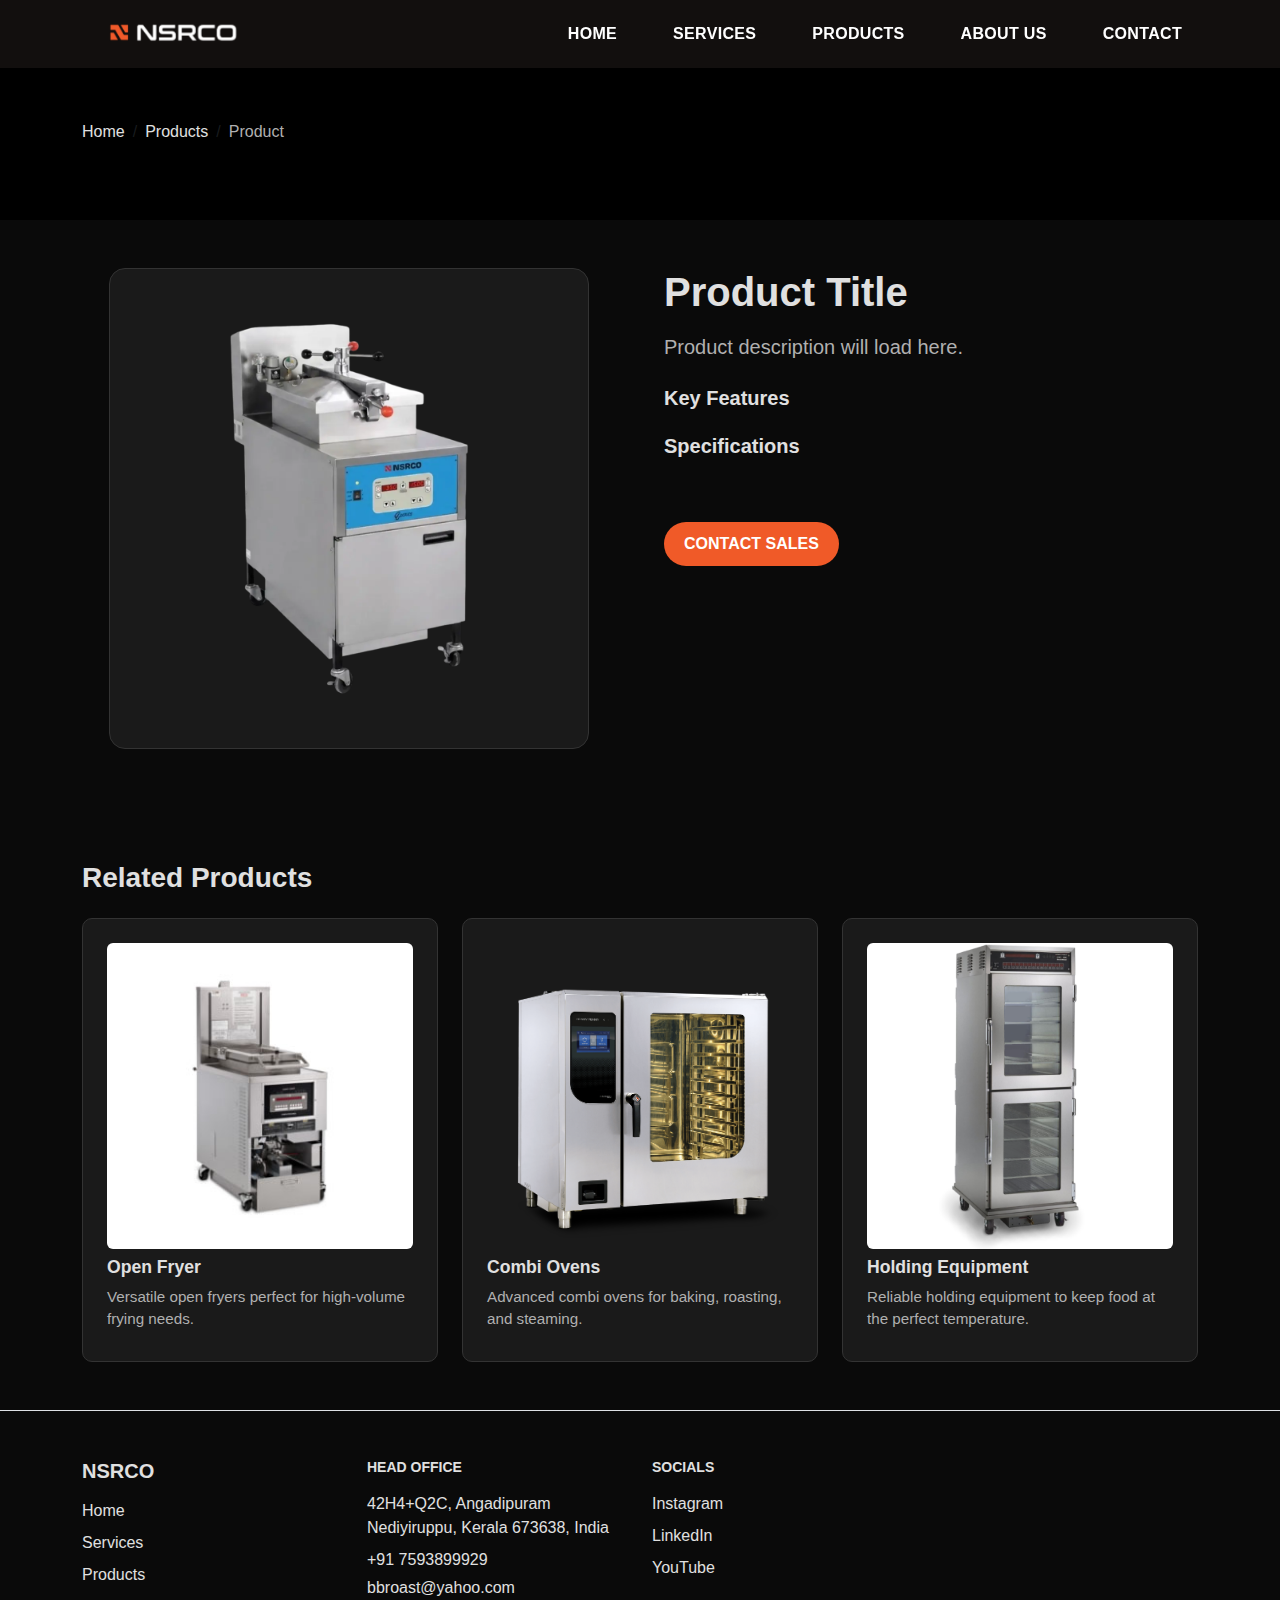
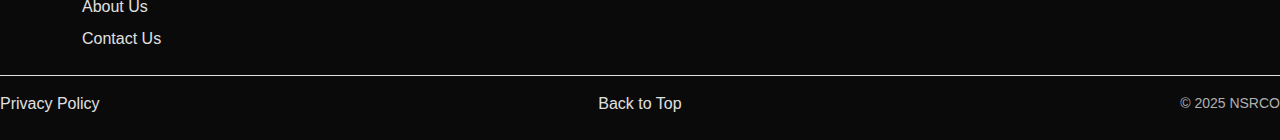
<file: pages/product-detail.html>
<!DOCTYPE html>
<html lang="en">
<head>
  <meta charset="UTF-8">
  <meta name="viewport" content="width=device-width, initial-scale=1.0">
  <title>Pressure Fryer | NSRCO</title>
  <link rel="preconnect" href="https://fonts.googleapis.com">
  <link rel="preconnect" href="https://fonts.gstatic.com" crossorigin>
  <link href="https://fonts.googleapis.com/css2?family=Sora:wght@300;400;500;600;700&display=swap" rel="stylesheet">
  <style>
    @font-face {
      font-family: 'Conthrax';
      src: local('Conthrax'), local('Conthrax Semi Bold');
      font-weight: 600;
    }
  </style>
  <link href="https://cdn.jsdelivr.net/npm/bootstrap@5.3.3/dist/css/bootstrap.min.css" rel="stylesheet">
  <link href="../css/styles.css" rel="stylesheet">
  <style>
    .product-header {
      padding-top: 120px;
      padding-bottom: 60px;
      background: #000000;
    }
    .product-header .breadcrumb a { color: #e0e0e0; }
    .product-header .breadcrumb .active { color: #b0b0b0; }
    .spec-table th {
      width: 40%;
      color: #b0b0b0;
      font-weight: 500;
    }
  </style>
  <style>
    .pd-image-wrap {
      background: #1a1a1a;
      border: 1px solid #333333;
      box-shadow: none;
    }
  </style>
</head>
<body>
  <header class="top-nav shadow-sm">
    <div class="container d-flex align-items-center justify-content-between">
      <div class="brand">
        <img src="../assets/LOGO-W.png" alt="NSRCO Logo" class="logo-img">
      </div>
      <nav class="d-none d-md-flex align-items-center gap-4">
        <a href="../index.html" class="nav-link">Home</a>
        <a href="services.html" class="nav-link">Services</a>
        <a href="products.html" class="nav-link active">Products</a>
        <a href="about.html" class="nav-link">About Us</a>
        <a href="contact.html" class="nav-link">Contact</a>
      </nav>

      <button class="navbar-toggler d-md-none border-0 text-white bg-transparent" type="button" data-bs-toggle="offcanvas" data-bs-target="#mobileMenu" aria-controls="mobileMenu">
        <svg xmlns="http://www.w3.org/2000/svg" width="32" height="32" fill="currentColor" class="bi bi-list" viewBox="0 0 16 16">
          <path fill-rule="evenodd" d="M2.5 12a.5.5 0 0 1 .5-.5h10a.5.5 0 0 1 0 1H3a.5.5 0 0 1-.5-.5zm0-4a.5.5 0 0 1 .5-.5h10a.5.5 0 0 1 0 1H3a.5.5 0 0 1-.5-.5zm0-4a.5.5 0 0 1 .5-.5h10a.5.5 0 0 1 0 1H3a.5.5 0 0 1-.5-.5z"/>
        </svg>
      </button>

      <div class="offcanvas offcanvas-end" tabindex="-1" id="mobileMenu" aria-labelledby="mobileMenuLabel">
        <div class="offcanvas-header">
          <h5 class="offcanvas-title text-dark" id="mobileMenuLabel">Menu</h5>
          <button type="button" class="btn-close" data-bs-dismiss="offcanvas" aria-label="Close"></button>
        </div>
        <div class="offcanvas-body">
          <nav class="d-flex flex-column gap-3">
            <a href="../index.html" class="nav-link text-dark fw-semibold">Home</a>
            <a href="services.html" class="nav-link text-dark fw-semibold">Services</a>
            <a href="products.html" class="nav-link text-dark fw-semibold">Products</a>
            <a href="about.html" class="nav-link text-dark fw-semibold">About Us</a>
            <a href="contact.html" class="nav-link text-dark fw-semibold">Contact</a>
          </nav>
        </div>
      </div>

      <button class="navbar-toggler d-md-none border-0 text-white bg-transparent" type="button" data-bs-toggle="offcanvas" data-bs-target="#mobileMenu" aria-controls="mobileMenu">
        <svg xmlns="http://www.w3.org/2000/svg" width="32" height="32" fill="currentColor" class="bi bi-list" viewBox="0 0 16 16">
          <path fill-rule="evenodd" d="M2.5 12a.5.5 0 0 1 .5-.5h10a.5.5 0 0 1 0 1H3a.5.5 0 0 1-.5-.5zm0-4a.5.5 0 0 1 .5-.5h10a.5.5 0 0 1 0 1H3a.5.5 0 0 1-.5-.5zm0-4a.5.5 0 0 1 .5-.5h10a.5.5 0 0 1 0 1H3a.5.5 0 0 1-.5-.5z"/>
        </svg>
      </button>

      <div class="offcanvas offcanvas-end" tabindex="-1" id="mobileMenu" aria-labelledby="mobileMenuLabel">
        <div class="offcanvas-header">
          <h5 class="offcanvas-title text-dark" id="mobileMenuLabel">Menu</h5>
          <button type="button" class="btn-close" data-bs-dismiss="offcanvas" aria-label="Close"></button>
        </div>
        <div class="offcanvas-body">
          <nav class="d-flex flex-column gap-3">
            <a href="../index.html" class="nav-link text-dark fw-semibold">Home</a>
            <a href="services.html" class="nav-link text-dark fw-semibold">Services</a>
            <a href="products.html" class="nav-link text-dark fw-semibold">Products</a>
            <a href="about.html" class="nav-link text-dark fw-semibold">About Us</a>
            <a href="contact.html" class="nav-link text-dark fw-semibold">Contact</a>
            <a href="quote.html" class="btn btn-cta w-100 text-center mt-3">Get a Quote</a>
          </nav>
        </div>
      </div>
    </div>
  </header>

  <main>
    <section class="product-header">
      <div class="container">
        <nav aria-label="breadcrumb">
          <ol class="breadcrumb">
            <li class="breadcrumb-item"><a href="../index.html">Home</a></li>
            <li class="breadcrumb-item"><a href="products.html">Products</a></li>
            <li class="breadcrumb-item active" aria-current="page" id="pd-breadcrumb-current">Product</li>
          </ol>
        </nav>
      </div>
    </section>

    <section class="py-5">
      <div class="container">
        <div class="row g-5">
          <div class="col-lg-6">
            <div class="ratio ratio-1x1 rounded-4 overflow-hidden pd-image-wrap">
              <img id="pd-image" src="../images/pressure-fryer.webp" class="w-100 h-100 object-fit-contain p-4" alt="Product image">
            </div>
            <div class="mt-3">
              <div id="pd-thumbs" class="pd-thumb-list d-flex gap-2"></div>
            </div>
          </div>
          <div class="col-lg-6">
            <h1 id="pd-title" class="fw-bold mb-3">Product Title</h1>
            <p id="pd-desc" class="lead text-muted mb-4">Product description will load here.</p>
            
            <div class="mb-4">
              <h5 class="fw-semibold mb-3">Key Features</h5>
              <ul id="pd-features" class="list-unstyled"></ul>
            </div>

            <div class="mb-5">
              <h5 class="fw-semibold mb-3">Specifications</h5>
              <table class="table table-borderless spec-table">
                <tbody id="pd-specs"></tbody>
              </table>
            </div>

            <div class="d-flex gap-3">
              <a href="contact.html" class="btn btn-cta">Contact Sales</a>
            </div>
          </div>
        </div>
      </div>
    </section>

    <section class="py-5">
      <div class="container">
        <h3 class="fw-semibold mb-4">Related Products</h3>
        <div class="row g-4">
          <div class="col-md-4">
            <a href="product-detail.html?id=open-fryer" class="text-decoration-none">
              <div class="product-card h-100">
                <div class="product-image ratio ratio-1x1 rounded-2 overflow-hidden mb-2">
                  <img src="../images/open-fryer.jpg" class="w-100 h-100 object-fit-cover" alt="Open Fryer">
                </div>
                <h6 class="fw-semibold mb-2">Open Fryer</h6>
                <p class="text-muted small mb-2">Versatile open fryers perfect for high-volume frying needs.</p>
              </div>
            </a>
          </div>
          <div class="col-md-4">
            <a href="product-detail.html?id=combi-oven" class="text-decoration-none">
              <div class="product-card h-100">
                <div class="product-image ratio ratio-1x1 rounded-2 overflow-hidden mb-2">
                  <img src="../images/combi-oven.webp" class="w-100 h-100 object-fit-cover" alt="Combi Ovens">
                </div>
                <h6 class="fw-semibold mb-2">Combi Ovens</h6>
                <p class="text-muted small mb-2">Advanced combi ovens for baking, roasting, and steaming.</p>
              </div>
            </a>
          </div>
          <div class="col-md-4">
            <a href="product-detail.html?id=holding-equipment" class="text-decoration-none">
              <div class="product-card h-100">
                <div class="product-image ratio ratio-1x1 rounded-2 overflow-hidden mb-2">
                  <img src="../images/holding-equipment.webp" class="w-100 h-100 object-fit-cover" alt="Holding Equipment">
                </div>
                <h6 class="fw-semibold mb-2">Holding Equipment</h6>
                <p class="text-muted small mb-2">Reliable holding equipment to keep food at the perfect temperature.</p>
              </div>
            </a>
          </div>
        </div>
      </div>
    </section>
  </main>

  <footer id="contact" class="pt-5 pb-4 border-top">
    <div class="container">
      <div class="row gy-4">
        <div class="col-md-3">
          <h5 class="fw-semibold">NSRCO</h5>
          <nav class="footer-nav d-flex flex-column gap-2 mt-3">
            <a href="../index.html">Home</a>
            <a href="services.html">Services</a>
            <a href="products.html">Products</a>
            <a href="about.html">About Us</a>
            <a href="contact.html">Contact Us</a>
          </nav>
        </div>
        <div class="col-md-3">
          <h6 class="fw-semibold text-uppercase small">Head Office</h6>
          <p class="mb-2 mt-3">42H4+Q2C, Angadipuram<br>Nediyiruppu, Kerala 673638, India</p>
          <p class="mb-1">+91 7593899929</p>
          <p class="mb-0">bbroast@yahoo.com</p>
        </div>
        <div class="col-md-3">
          <h6 class="fw-semibold text-uppercase small">Socials</h6>
          <div class="d-flex flex-column gap-2 mt-3">
            <a href="#">Instagram</a>
            <a href="#">LinkedIn</a>
            <a href="#">YouTube</a>
          </div>
        </div>
        </div>
      </div>
      <div class="d-flex flex-column flex-md-row justify-content-between align-items-center mt-4 pt-3 border-top">
        <a href="privacy-policy.html" class="mb-2 mb-md-0">Privacy Policy</a>
        <a href="#" class="mb-2 mb-md-0">Back to Top</a>
        <small class="text-muted">© 2025 NSRCO </small>
      </div>
    </div>
  </footer>

  <script src="https://cdn.jsdelivr.net/npm/bootstrap@5.3.3/dist/js/bootstrap.bundle.min.js"></script>
  <script src="../js/product-data.js"></script>
  <script src="../js/product-detail.js"></script>
  <script src="../js/main.js"></script>
</body>
</html>
</file>
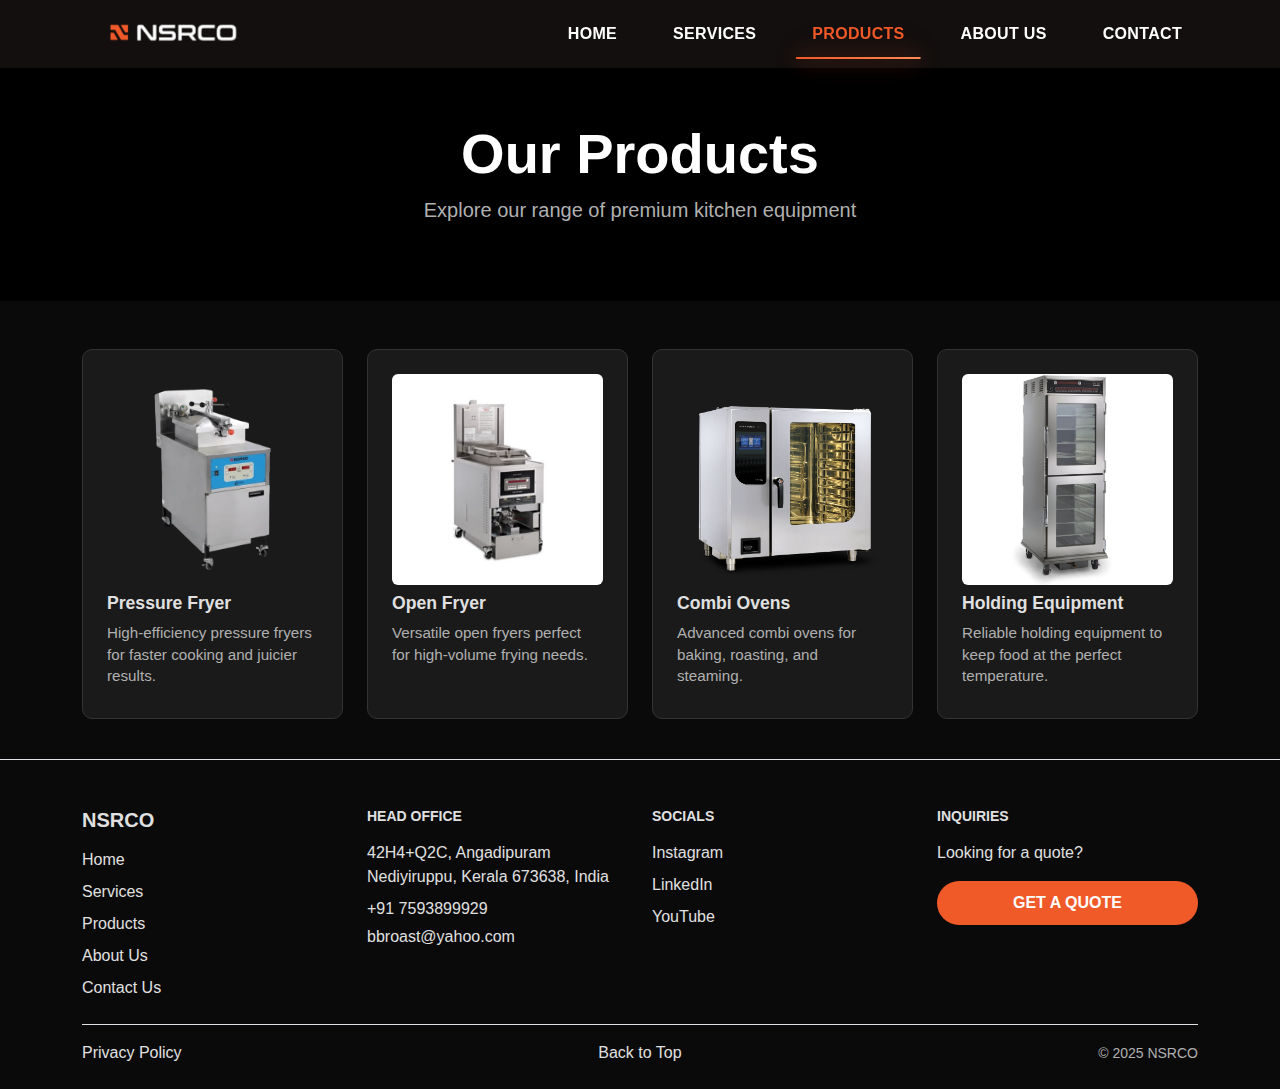
<file: pages/products.html>
<!DOCTYPE html>
<html lang="en">
<head>
  <meta charset="UTF-8">
  <meta name="viewport" content="width=device-width, initial-scale=1.0">
  <title>Products | NSRCO</title>
  <link rel="preconnect" href="https://fonts.googleapis.com">
  <link rel="preconnect" href="https://fonts.gstatic.com" crossorigin>
  <link href="https://fonts.googleapis.com/css2?family=Inter:wght@300;400;500;600;700&display=swap" rel="stylesheet">
  <link href="https://cdn.jsdelivr.net/npm/bootstrap@5.3.3/dist/css/bootstrap.min.css" rel="stylesheet">
  <link href="../css/styles.css" rel="stylesheet">
  <style>
    .page-header {
      padding-top: 120px;
      padding-bottom: 60px;
      background: #000000;
    }
    
    .page-header h1 {
      color: #ffffff;
    }
    
    .page-header .lead {
      color: #b0b0b0;
    }
  </style>
</head>
<body>
  <header class="top-nav shadow-sm">
    <div class="container d-flex align-items-center justify-content-between">
      <div class="brand">
        <img src="../assets/LOGO-W.png" alt="NSRCO Logo" class="logo-img">
      </div>
      <nav class="d-none d-md-flex align-items-center gap-4">
        <a href="../index.html" class="nav-link">Home</a>
        <a href="services.html" class="nav-link">Services</a>
        <a href="products.html" class="nav-link active">Products</a>
        <a href="about.html" class="nav-link">About Us</a>
        <a href="contact.html" class="nav-link">Contact</a>
      </nav>

      <button class="navbar-toggler d-md-none border-0 text-white bg-transparent" type="button" data-bs-toggle="offcanvas" data-bs-target="#mobileMenu" aria-controls="mobileMenu">
        <svg xmlns="http://www.w3.org/2000/svg" width="32" height="32" fill="currentColor" class="bi bi-list" viewBox="0 0 16 16">
          <path fill-rule="evenodd" d="M2.5 12a.5.5 0 0 1 .5-.5h10a.5.5 0 0 1 0 1H3a.5.5 0 0 1-.5-.5zm0-4a.5.5 0 0 1 .5-.5h10a.5.5 0 0 1 0 1H3a.5.5 0 0 1-.5-.5zm0-4a.5.5 0 0 1 .5-.5h10a.5.5 0 0 1 0 1H3a.5.5 0 0 1-.5-.5z"/>
        </svg>
      </button>

      <div class="offcanvas offcanvas-end" tabindex="-1" id="mobileMenu" aria-labelledby="mobileMenuLabel">
        <div class="offcanvas-header">
          <h5 class="offcanvas-title text-dark" id="mobileMenuLabel">Menu</h5>
          <button type="button" class="btn-close" data-bs-dismiss="offcanvas" aria-label="Close"></button>
        </div>
        <div class="offcanvas-body">
          <nav class="d-flex flex-column gap-3">
            <a href="../index.html" class="nav-link text-dark fw-semibold">Home</a>
            <a href="services.html" class="nav-link text-dark fw-semibold">Services</a>
            <a href="products.html" class="nav-link text-dark fw-semibold">Products</a>
            <a href="about.html" class="nav-link text-dark fw-semibold">About Us</a>
            <a href="contact.html" class="nav-link text-dark fw-semibold">Contact</a>
            <a href="quote.html" class="btn btn-cta w-100 text-center mt-3">Get a Quote</a>
          </nav>
        </div>
      </div>
    </div>
  </header>

  <main>
    <section class="page-header text-center">
      <div class="container">
        <h1 class="display-4 fw-bold">Our Products</h1>
        <p class="lead text-muted">Explore our range of premium kitchen equipment</p>
      </div>
    </section>

    <section id="products" class="py-5">
      <div class="container">
        <div class="row g-4">
          <div class="col-md-3">
            <a href="product-detail.html?id=pressure-fryer" class="text-decoration-none h-100 d-block">
              <div class="product-card h-100">
                <div class="product-image ratio ratio-1x1 rounded-2 overflow-hidden mb-2">
                  <img src="../images/pressure-fryer.webp" class="w-100 h-100 object-fit-contain" alt="Pressure Fryer">
                </div>
                <h6 class="fw-semibold mb-2">Pressure Fryer</h6>
                <p class="text-muted small mb-2">High-efficiency pressure fryers for faster cooking and juicier results.</p>
              </div>
            </a>
          </div>
          <div class="col-md-3">
            <a href="product-detail.html?id=open-fryer" class="text-decoration-none h-100 d-block">
              <div class="product-card h-100">
                <div class="product-image ratio ratio-1x1 rounded-2 overflow-hidden mb-2">
                  <img src="../images/open-fryer.jpg" class="w-100 h-100 object-fit-cover" alt="Open Fryer">
                </div>
                <h6 class="fw-semibold mb-2">Open Fryer</h6>
                <p class="text-muted small mb-2">Versatile open fryers perfect for high-volume frying needs.</p>
              </div>
            </a>
          </div>
          <div class="col-md-3">
            <a href="product-detail.html?id=combi-oven" class="text-decoration-none h-100 d-block">
              <div class="product-card h-100">
                <div class="product-image ratio ratio-1x1 rounded-2 overflow-hidden mb-2">
                  <img src="../images/combi-oven.webp" class="w-100 h-100 object-fit-cover" alt="Combi Ovens">
                </div>
                <h6 class="fw-semibold mb-2">Combi Ovens</h6>
                <p class="text-muted small mb-2">Advanced combi ovens for baking, roasting, and steaming.</p>
              </div>
            </a>
          </div>
          <div class="col-md-3">
            <a href="product-detail.html?id=holding-equipment" class="text-decoration-none h-100 d-block">
              <div class="product-card h-100">
                <div class="product-image ratio ratio-1x1 rounded-2 overflow-hidden mb-2">
                  <img src="../images/holding-equipment.webp" class="w-100 h-100 object-fit-cover" alt="Holding Equipment">
                </div>
                <h6 class="fw-semibold mb-2">Holding Equipment</h6>
                <p class="text-muted small mb-2">Reliable holding equipment to keep food at the perfect temperature.</p>
              </div>
            </a>
          </div>
        </div>
      </div>
    </section>
  </main>

  <footer id="contact" class="pt-5 pb-4 border-top">
    <div class="container">
      <div class="row gy-4">
        <div class="col-md-3">
          <h5 class="fw-semibold">NSRCO</h5>
          <nav class="footer-nav d-flex flex-column gap-2 mt-3">
            <a href="../index.html">Home</a>
            <a href="services.html">Services</a>
            <a href="products.html">Products</a>
            <a href="about.html">About Us</a>
            <a href="contact.html">Contact Us</a>
          </nav>
        </div>
        <div class="col-md-3">
          <h6 class="fw-semibold text-uppercase small">Head Office</h6>
          <p class="mb-2 mt-3">42H4+Q2C, Angadipuram<br>Nediyiruppu, Kerala 673638, India</p>
          <p class="mb-1">+91 7593899929</p>
          <p class="mb-0">bbroast@yahoo.com</p>
        </div>
        <div class="col-md-3">
          <h6 class="fw-semibold text-uppercase small">Socials</h6>
          <div class="d-flex flex-column gap-2 mt-3">
            <a href="#">Instagram</a>
            <a href="#">LinkedIn</a>
            <a href="#">YouTube</a>
          </div>
        </div>
        <div class="col-md-3">
          <h6 class="fw-semibold text-uppercase small">Inquiries</h6>
          <p class="mt-3 mb-3">Looking for a quote?</p>
          <a href="quote.html" class="btn btn-cta w-100">Get a Quote</a>
          
        </div>
      </div>
      <div class="d-flex flex-column flex-md-row justify-content-between align-items-center mt-4 pt-3 border-top">
        <a href="privacy-policy.html" class="mb-2 mb-md-0">Privacy Policy</a>
        <a href="#" class="mb-2 mb-md-0">Back to Top</a>
        <small class="text-muted">© 2025 NSRCO </small>
      </div>
    </div>
  </footer>

  <script src="https://cdn.jsdelivr.net/npm/bootstrap@5.3.3/dist/js/bootstrap.bundle.min.js"></script>
  <script src="../js/main.js"></script>
</body>
</html>
</file>
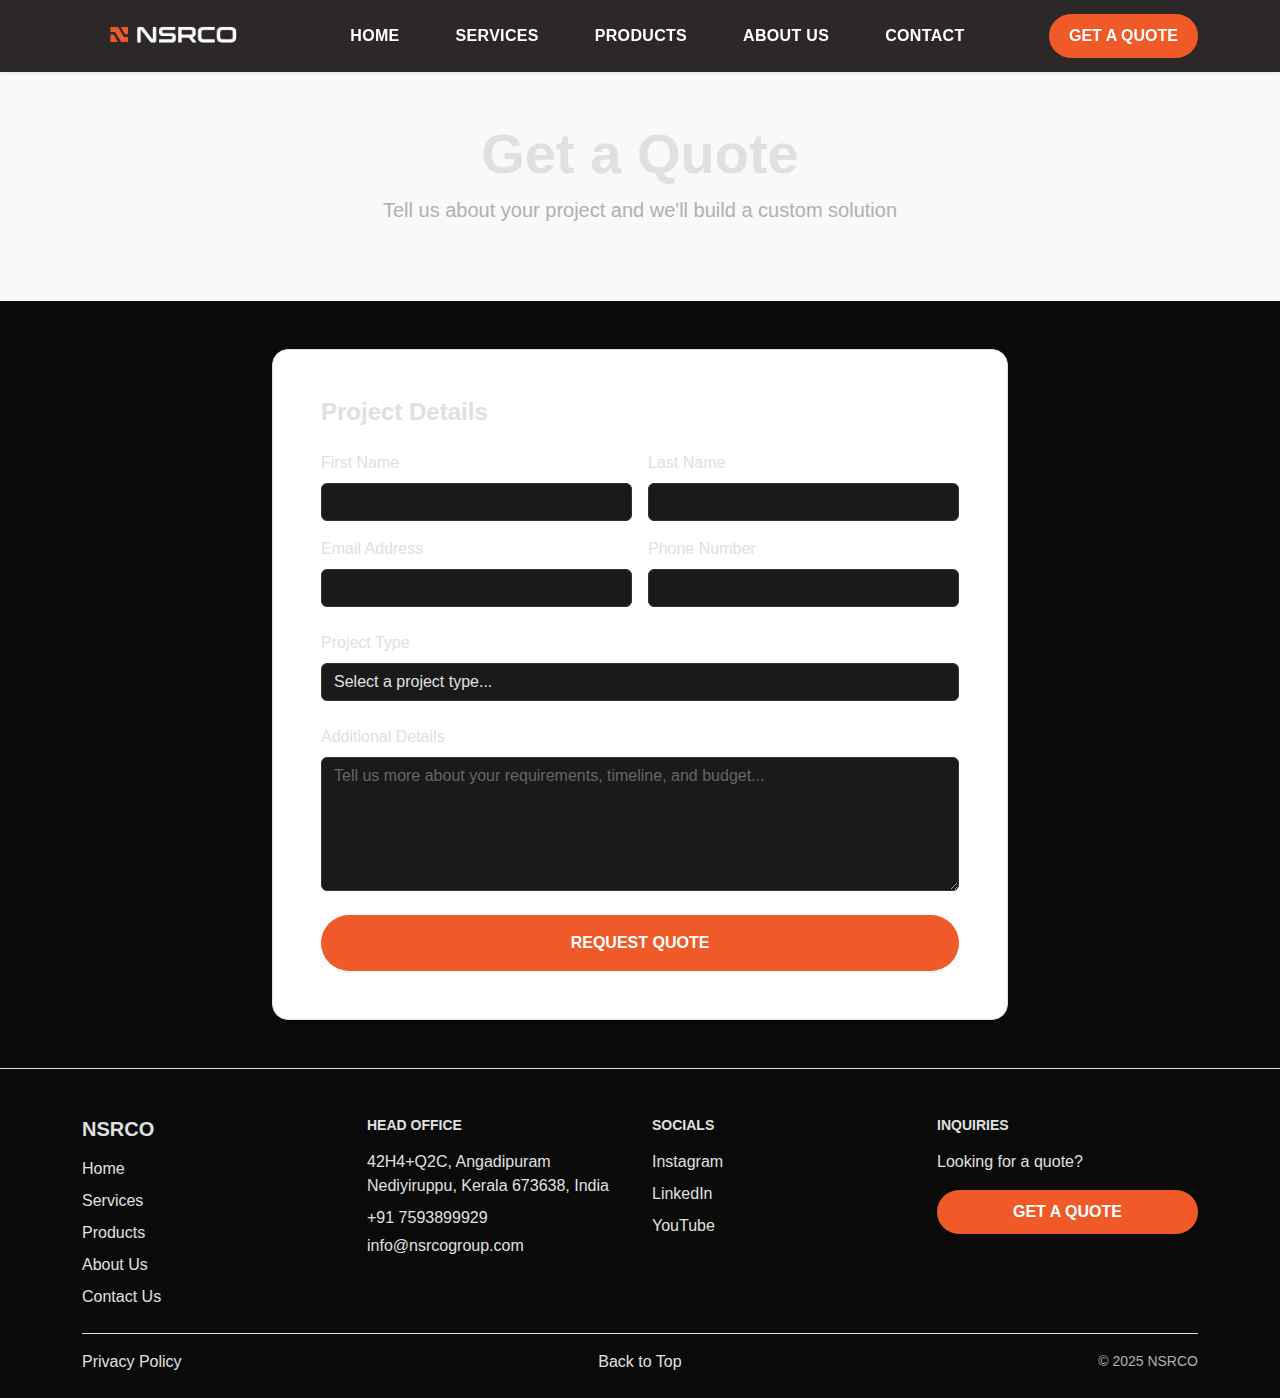
<file: pages/quote.html>
<!DOCTYPE html>
<html lang="en">
<head>
  <meta charset="UTF-8">
  <meta name="viewport" content="width=device-width, initial-scale=1.0">
  <title>Get a Quote | NSRCO</title>
  <link rel="preconnect" href="https://fonts.googleapis.com">
  <link rel="icon" type="image/png" href="../assets/favicon-32x32.png">
  <link rel="preconnect" href="https://fonts.gstatic.com" crossorigin>
  <link href="https://fonts.googleapis.com/css2?family=Inter:wght@300;400;500;600;700&display=swap" rel="stylesheet">
  <link href="https://cdn.jsdelivr.net/npm/bootstrap@5.3.3/dist/css/bootstrap.min.css" rel="stylesheet">
  <link href="../css/styles.css" rel="stylesheet">
  <style>
    .page-header {
      padding-top: 120px;
      padding-bottom: 60px;
      background: #f8f9fa;
    }
  </style>
</head>
<body>
  <header class="top-nav shadow-sm">
    <div class="container d-flex align-items-center justify-content-between">
      <div class="brand">
        <a href="../index.html">
          <img src="../assets/LOGO-W.png" alt="NSRCO Logo" class="logo-img">
        </a>
      </div>
      <nav class="d-none d-md-flex align-items-center gap-4">
        <a href="../index.html" class="nav-link">Home</a>
        <a href="services.html" class="nav-link">Services</a>
        <a href="products.html" class="nav-link">Products</a>
        <a href="about.html" class="nav-link">About Us</a>
        <a href="contact.html" class="nav-link">Contact</a>
      </nav>
      <a href="quote.html" class="btn btn-cta d-none d-md-inline-block">Get a Quote</a>

      <button class="navbar-toggler d-md-none border-0 text-white bg-transparent" type="button" data-bs-toggle="offcanvas" data-bs-target="#mobileMenu" aria-controls="mobileMenu">
        <svg xmlns="http://www.w3.org/2000/svg" width="32" height="32" fill="currentColor" class="bi bi-list" viewBox="0 0 16 16">
          <path fill-rule="evenodd" d="M2.5 12a.5.5 0 0 1 .5-.5h10a.5.5 0 0 1 0 1H3a.5.5 0 0 1-.5-.5zm0-4a.5.5 0 0 1 .5-.5h10a.5.5 0 0 1 0 1H3a.5.5 0 0 1-.5-.5zm0-4a.5.5 0 0 1 .5-.5h10a.5.5 0 0 1 0 1H3a.5.5 0 0 1-.5-.5z"/>
        </svg>
      </button>

      <div class="offcanvas offcanvas-end" tabindex="-1" id="mobileMenu" aria-labelledby="mobileMenuLabel">
        <div class="offcanvas-header">
          <h5 class="offcanvas-title text-dark" id="mobileMenuLabel">Menu</h5>
          <button type="button" class="btn-close" data-bs-dismiss="offcanvas" aria-label="Close"></button>
        </div>
        <div class="offcanvas-body">
          <nav class="d-flex flex-column gap-3">
            <a href="../index.html" class="nav-link text-dark fw-semibold">Home</a>
            <a href="services.html" class="nav-link text-dark fw-semibold">Services</a>
            <a href="products.html" class="nav-link text-dark fw-semibold">Products</a>
            <a href="about.html" class="nav-link text-dark fw-semibold">About Us</a>
            <a href="contact.html" class="nav-link text-dark fw-semibold">Contact</a>
            <a href="quote.html" class="btn btn-cta w-100 text-center mt-3">Get a Quote</a>
          </nav>
        </div>
      </div>
    </div>
  </header>

  <main>
    <section class="page-header text-center">
      <div class="container">
        <h1 class="display-4 fw-bold">Get a Quote</h1>
        <p class="lead text-muted">Tell us about your project and we'll build a custom solution</p>
      </div>
    </section>

    <section class="py-5">
      <div class="container">
        <div class="row justify-content-center">
          <div class="col-lg-8">
            <form class="p-4 p-md-5 bg-white rounded-4 shadow-sm border">
              <h4 class="fw-semibold mb-4">Project Details</h4>
              
              <div class="row g-3 mb-4">
                <div class="col-md-6">
                  <label for="firstName" class="form-label">First Name</label>
                  <input type="text" class="form-control" id="firstName" required>
                </div>
                <div class="col-md-6">
                  <label for="lastName" class="form-label">Last Name</label>
                  <input type="text" class="form-control" id="lastName" required>
                </div>
                <div class="col-md-6">
                  <label for="email" class="form-label">Email Address</label>
                  <input type="email" class="form-control" id="email" required>
                </div>
                <div class="col-md-6">
                  <label for="phone" class="form-label">Phone Number</label>
                  <input type="tel" class="form-control" id="phone">
                </div>
              </div>

              <div class="mb-4">
                <label for="projectType" class="form-label">Project Type</label>
                <select class="form-select" id="projectType">
                  <option selected>Select a project type...</option>
                  <option value="restaurant">Restaurant Kitchen</option>
                  <option value="hotel">Hotel Kitchen</option>
                  <option value="catering">Catering Facility</option>
                  <option value="equipment">Equipment Only</option>
                  <option value="other">Other</option>
                </select>
              </div>

              <div class="mb-4">
                <label for="details" class="form-label">Additional Details</label>
                <textarea class="form-control" id="details" rows="5" placeholder="Tell us more about your requirements, timeline, and budget..."></textarea>
              </div>

              <button type="submit" class="btn btn-cta w-100 py-3">Request Quote</button>
            </form>
          </div>
        </div>
      </div>
    </section>
  </main>

  <footer id="contact" class="pt-5 pb-4 border-top">
    <div class="container">
      <div class="row gy-4">
        <div class="col-md-3">
          <h5 class="fw-semibold">NSRCO</h5>
          <nav class="footer-nav d-flex flex-column gap-2 mt-3">
            <a href="../index.html">Home</a>
            <a href="services.html">Services</a>
            <a href="products.html">Products</a>
            <a href="about.html">About Us</a>
            <a href="contact.html">Contact Us</a>
          </nav>
        </div>
        <div class="col-md-3">
          <h6 class="fw-semibold text-uppercase small">Head Office</h6>
          <p class="mb-2 mt-3">42H4+Q2C, Angadipuram<br>Nediyiruppu, Kerala 673638, India</p>
          <p class="mb-1">+91 7593899929</p>
          <p class="mb-0">info@nsrcogroup.com</p>
        </div>
        <div class="col-md-3">
          <h6 class="fw-semibold text-uppercase small">Socials</h6>
          <div class="d-flex flex-column gap-2 mt-3">
            <a href="#">Instagram</a>
            <a href="#">LinkedIn</a>
            <a href="#">YouTube</a>
          </div>
        </div>
        <div class="col-md-3">
          <h6 class="fw-semibold text-uppercase small">Inquiries</h6>
          <p class="mt-3 mb-3">Looking for a quote?</p>
          <a href="quote.html" class="btn btn-cta w-100">Get a Quote</a>
          
        </div>
      </div>
      <div class="d-flex flex-column flex-md-row justify-content-between align-items-center mt-4 pt-3 border-top">
        <a href="privacy-policy.html" class="mb-2 mb-md-0">Privacy Policy</a>
        <a href="#" class="mb-2 mb-md-0">Back to Top</a>
        <small class="text-muted">© 2025 NSRCO </small>
      </div>
    </div>
  </footer>

  <script src="https://cdn.jsdelivr.net/npm/bootstrap@5.3.3/dist/js/bootstrap.bundle.min.js"></script>
  <script src="../js/main.js"></script>
</body>
</html>
</file>
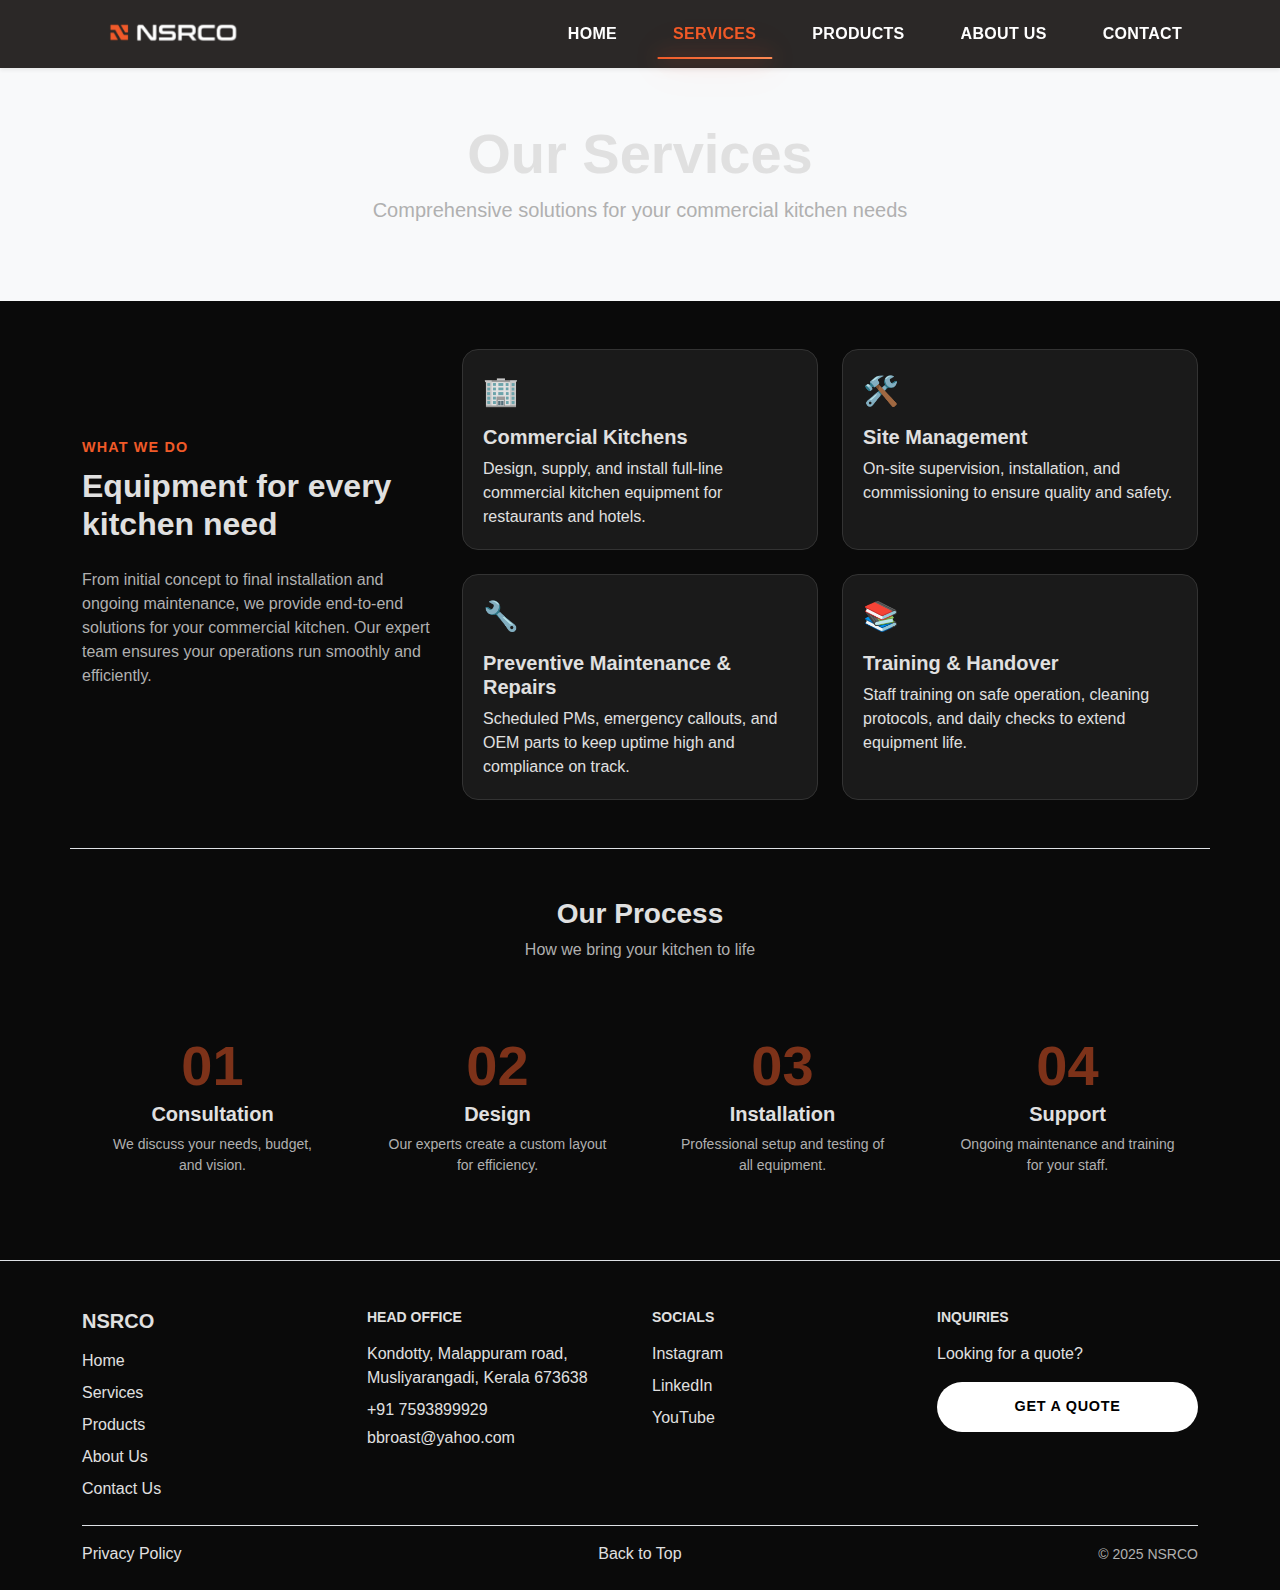
<file: pages/services.html>
<!DOCTYPE html>
<html lang="en">

<head>
  <meta charset="UTF-8">
  <meta name="viewport" content="width=device-width, initial-scale=1.0">
  <title>Services | NSRCO</title>
  <link rel="preconnect" href="https://fonts.googleapis.com">
  <link rel="preconnect" href="https://fonts.gstatic.com" crossorigin>
  <link href="https://fonts.googleapis.com/css2?family=Inter:wght@300;400;500;600;700&display=swap" rel="stylesheet">
  <link href="https://cdn.jsdelivr.net/npm/bootstrap@5.3.3/dist/css/bootstrap.min.css" rel="stylesheet">
  <link href="../css/styles.css" rel="stylesheet">
  <style>
    .page-header {
      padding-top: 120px;
      padding-bottom: 60px;
      background: #f8f9fa;
    }
  </style>
</head>

<body>
  <header class="top-nav shadow-sm">
    <div class="container d-flex align-items-center justify-content-between">
      <div class="brand">
        <img src="../assets/LOGO-W.png" alt="NSRCO Logo" class="logo-img">
      </div>
      <nav class="d-none d-md-flex align-items-center gap-4">
        <a href="../index.html" class="nav-link">Home</a>
        <a href="services.html" class="nav-link active">Services</a>
        <a href="products.html" class="nav-link">Products</a>
        <a href="about.html" class="nav-link">About Us</a>
        <a href="contact.html" class="nav-link">Contact</a>
      </nav>

      <button class="navbar-toggler d-md-none border-0 text-white bg-transparent" type="button"
        data-bs-toggle="offcanvas" data-bs-target="#mobileMenu" aria-controls="mobileMenu">
        <svg xmlns="http://www.w3.org/2000/svg" width="32" height="32" fill="currentColor" class="bi bi-list"
          viewBox="0 0 16 16">
          <path fill-rule="evenodd"
            d="M2.5 12a.5.5 0 0 1 .5-.5h10a.5.5 0 0 1 0 1H3a.5.5 0 0 1-.5-.5zm0-4a.5.5 0 0 1 .5-.5h10a.5.5 0 0 1 0 1H3a.5.5 0 0 1-.5-.5zm0-4a.5.5 0 0 1 .5-.5h10a.5.5 0 0 1 0 1H3a.5.5 0 0 1-.5-.5z" />
        </svg>
      </button>

      <div class="offcanvas offcanvas-end" tabindex="-1" id="mobileMenu" aria-labelledby="mobileMenuLabel">
        <div class="offcanvas-header">
          <h5 class="offcanvas-title text-dark" id="mobileMenuLabel">Menu</h5>
          <button type="button" class="btn-close" data-bs-dismiss="offcanvas" aria-label="Close"></button>
        </div>
        <div class="offcanvas-body">
          <nav class="d-flex flex-column gap-3">
            <a href="../index.html" class="nav-link text-dark fw-semibold">Home</a>
            <a href="services.html" class="nav-link text-dark fw-semibold">Services</a>
            <a href="products.html" class="nav-link text-dark fw-semibold">Products</a>
            <a href="about.html" class="nav-link text-dark fw-semibold">About Us</a>
            <a href="contact.html" class="nav-link text-dark fw-semibold">Contact</a>
            <a href="quote.html" class="btn btn-cta w-100 text-center mt-3">Get a Quote</a>
          </nav>
        </div>
      </div>
    </div>
  </header>

  <main>
    <section class="page-header text-center">
      <div class="container">
        <h1 class="display-4 fw-bold">Our Services</h1>
        <p class="lead text-muted">Comprehensive solutions for your commercial kitchen needs</p>
      </div>
    </section>

    <section id="services" class="py-5">
      <div class="container">
        <div class="row align-items-center gy-4">
          <div class="col-lg-4">
            <p class="section-eyebrow mb-2">What We Do</p>
            <h2 class="fw-semibold mb-4">Equipment for every kitchen need</h2>
            <p class="text-muted mb-4">From initial concept to final installation and ongoing maintenance, we provide
              end-to-end solutions for your commercial kitchen. Our expert team ensures your operations run smoothly and
              efficiently.</p>
          </div>
          <div class="col-lg-8">
            <div class="row g-4">
              <div class="col-md-6">
                <div class="service-card h-100">
                  <div class="icon">🏢</div>
                  <h5 class="fw-semibold mb-2">Commercial Kitchens</h5>
                  <p class="mb-0">Design, supply, and install full-line commercial kitchen equipment for restaurants and
                    hotels.</p>
                </div>
              </div>
              <div class="col-md-6">
                <div class="service-card h-100">
                  <div class="icon">🛠️</div>
                  <h5 class="fw-semibold mb-2">Site Management</h5>
                  <p class="mb-0">On-site supervision, installation, and commissioning to ensure quality and safety.</p>
                </div>
              </div>
              <div class="col-md-6">
                <div class="service-card h-100">
                  <div class="icon">🔧</div>
                  <h5 class="fw-semibold mb-2">Preventive Maintenance & Repairs</h5>
                  <p class="mb-0">Scheduled PMs, emergency callouts, and OEM parts to keep uptime high and compliance on
                    track.</p>
                </div>
              </div>
              <div class="col-md-6">
                <div class="service-card h-100">
                  <div class="icon">📚</div>
                  <h5 class="fw-semibold mb-2">Training & Handover</h5>
                  <p class="mb-0">Staff training on safe operation, cleaning protocols, and daily checks to extend
                    equipment life.</p>
                </div>
              </div>
            </div>
          </div>
        </div>

        <div class="row mt-5 pt-4 border-top g-4">
          <div class="col-12 text-center mb-3">
            <h3 class="fw-semibold">Our Process</h3>
            <p class="text-muted">How we bring your kitchen to life</p>
          </div>
          <div class="col-md-3 text-center">
            <div class="process-step">
              <div class="step-number display-4 fw-bold text-primary mb-2">01</div>
              <h5 class="fw-semibold">Consultation</h5>
              <p class="small text-muted">We discuss your needs, budget, and vision.</p>
            </div>
          </div>
          <div class="col-md-3 text-center">
            <div class="process-step">
              <div class="step-number display-4 fw-bold text-primary mb-2">02</div>
              <h5 class="fw-semibold">Design</h5>
              <p class="small text-muted">Our experts create a custom layout for efficiency.</p>
            </div>
          </div>
          <div class="col-md-3 text-center">
            <div class="process-step">
              <div class="step-number display-4 fw-bold text-primary mb-2">03</div>
              <h5 class="fw-semibold">Installation</h5>
              <p class="small text-muted">Professional setup and testing of all equipment.</p>
            </div>
          </div>
          <div class="col-md-3 text-center">
            <div class="process-step">
              <div class="step-number display-4 fw-bold text-primary mb-2">04</div>
              <h5 class="fw-semibold">Support</h5>
              <p class="small text-muted">Ongoing maintenance and training for your staff.</p>
            </div>
          </div>
        </div>
      </div>
    </section>
  </main>

  <footer id="contact" class="pt-5 pb-4 border-top">
    <div class="container">
      <div class="row gy-4">
        <div class="col-md-3">
          <h5 class="fw-semibold">NSRCO</h5>
          <nav class="footer-nav d-flex flex-column gap-2 mt-3">
            <a href="../index.html">Home</a>
            <a href="services.html">Services</a>
            <a href="products.html">Products</a>
            <a href="about.html">About Us</a>
            <a href="contact.html">Contact Us</a>
          </nav>
        </div>
        <div class="col-md-3">
          <h6 class="fw-semibold text-uppercase small">Head Office</h6>
          <p class="mb-2 mt-3">Kondotty, Malappuram road,<br>Musliyarangadi, Kerala 673638</p>
          <p class="mb-1">+91 7593899929</p>
          <p class="mb-0">bbroast@yahoo.com</p>
        </div>
        <div class="col-md-3">
          <h6 class="fw-semibold text-uppercase small">Socials</h6>
          <div class="d-flex flex-column gap-2 mt-3">
            <a href="#">Instagram</a>
            <a href="#">LinkedIn</a>
            <a href="#">YouTube</a>
          </div>
        </div>
        <div class="col-md-3">
          <h6 class="fw-semibold text-uppercase small">Inquiries</h6>
          <p class="mt-3 mb-3">Looking for a quote?</p>
          <a href="quote.html" class="btn btn-pill w-100">Get a Quote</a>
        </div>
      </div>
      <div class="d-flex flex-column flex-md-row justify-content-between align-items-center mt-4 pt-3 border-top">
        <a href="privacy-policy.html" class="mb-2 mb-md-0">Privacy Policy</a>
        <a href="#" class="mb-2 mb-md-0">Back to Top</a>
        <small class="text-muted">© 2025 NSRCO </small>
      </div>
    </div>
  </footer>

  <script src="https://cdn.jsdelivr.net/npm/bootstrap@5.3.3/dist/js/bootstrap.bundle.min.js"></script>
  <script src="../js/main.js"></script>
</body>

</html>
</file>
<file: styles.css>
body {
  font-family: 'Inter', 'Helvetica Neue', Arial, sans-serif;
  color: #1f1a17;
}

a {
  color: #1f1a17;
  text-decoration: none;
}

a:hover {
  text-decoration: underline;
}

.top-nav {
  position: fixed;
  top: 0;
  width: 100%;
  z-index: 1030;
  background: rgba(20, 17, 15, 0.9);
  color: #fff;
  padding: 14px 0;
  transition: transform 0.35s ease, background 0.3s ease;
}

.top-nav.nav-hidden {
  transform: translateY(-100%);
}

.top-nav .brand {
  color: #fff;
  font-size: 1.1rem;
  background: transparent;
  padding: 0;
}

.top-nav .nav-link {
  color: #fff;
  font-weight: 600;
  text-transform: uppercase;
  letter-spacing: 0.02em;
  position: relative;
  display: inline-block;
  padding: 8px 16px;
  transition: color 0.3s ease;
}

.top-nav .nav-link::after {
  content: '';
  position: absolute;
  bottom: -5px;
  left: 50%;
  transform: translateX(-50%);
  width: 0;
  height: 2px;
  background: linear-gradient(90deg, #f45b0f, #ff7e3f);
  transition: width 0.3s ease;
  border-radius: 1px;
  box-shadow: 0 0 10px rgba(244, 91, 15, 0.6);
}

.top-nav .nav-link:hover::after,
.top-nav .nav-link.active::after {
  width: 100%;
  box-shadow: 0 0 20px rgba(244, 91, 15, 0.8), 0 0 40px rgba(244, 91, 15, 0.4);
}

.top-nav .nav-link:hover,
.top-nav .nav-link.active {
  color: #f45b0f;
}

.logo-dot {
  width: 10px;
  height: 10px;
  border-radius: 999px;
  background: #f45b0f;
  display: inline-block;
}

.logo-img {
  height: 130px;
  width: auto;
  max-width: 350px;
  object-fit: contain;
  display: block;
  background: transparent;
  border: none;
  padding: 0;
  margin: 0;
  margin-top: -45px;
  margin-bottom: -45px;
  position: relative;
}

.top-nav .brand img {
  background: transparent !important;
}

.btn-cta {
  background: #f45b0f;
  color: #fff;
  border-radius: 999px;
  padding: 10px 20px;
  font-weight: 700;
  text-transform: uppercase;
  border: none;
}

.btn-cta:hover {
  color: #fff;
  background: #d94d05;
}

.btn-pill {
  border-radius: 999px;
  padding: 10px 22px;
  font-weight: 600;
  text-transform: uppercase;
}

.hero {
  min-height: 100vh;
  background: url('nsrco-hero.jpg') center/cover no-repeat;
  padding-top: 120px;
  padding-bottom: 120px;
}

.hero-overlay {
  position: absolute;
  inset: 0;
  background: linear-gradient(90deg, rgba(0,0,0,0.55), rgba(0,0,0,0.35));
}

.scroll-down-btn {
  position: absolute;
  bottom: 30px;
  left: 50%;
  transform: translateX(-50%);
  color: rgba(255, 255, 255, 0.7);
  transition: color 0.3s ease;
  z-index: 10;
  animation: bounce 2s infinite;
}

.scroll-down-btn:hover {
  color: #fff;
}

@keyframes bounce {
  0%, 20%, 50%, 80%, 100% {
    transform: translateX(-50%) translateY(0);
  }
  40% {
    transform: translateX(-50%) translateY(-10px);
  }
  60% {
    transform: translateX(-50%) translateY(-5px);
  }
}

.section-eyebrow {
  text-transform: uppercase;
  letter-spacing: 0.08em;
  font-size: 0.9rem;
  color: #6c5a50;
  font-weight: 700;
}

.service-card {
  padding: 20px;
  border: 1px solid #ece8e4;
  border-radius: 16px;
  background: #fff;
}

.service-card .icon {
  font-size: 1.8rem;
  margin-bottom: 12px;
}

.project-card {
  background-size: cover;
  background-position: center;
  position: relative;
}

.product-card {
  background: #fff;
  border: 1px solid #ece8e4;
  border-radius: 10px;
  padding: 24px;
  transition: transform 0.3s ease, box-shadow 0.3s ease;
}

.product-card:hover {
  transform: translateY(-2px);
  box-shadow: 0 4px 12px rgba(0,0,0,0.08);
}

.product-image {
  margin-bottom: 8px !important;
}

.product-image img {
  transition: transform 0.3s ease;
}

.product-card:hover .product-image img {
  transform: scale(1.03);
}

.product-card h6 {
  color: #1f1a17;
  font-size: 1.1rem;
  font-weight: 600;
  margin-bottom: 6px;
}

.product-card p {
  font-size: 0.95rem;
  line-height: 1.4;
  margin-bottom: 8px;
}

.product-card ul {
  margin-bottom: 0;
}

.product-card ul li {
  color: #6c5a50;
  font-size: 0.85rem;
  margin-bottom: 3px;
  line-height: 1.2;
}

#productsCarousel {
  position: relative;
}

#productsCarousel .carousel-control-prev,
#productsCarousel .carousel-control-next {
  width: 50px;
  height: 50px;
  background: #f45b0f;
  border-radius: 50%;
  top: 50%;
  transform: translateY(-50%);
  opacity: 1;
}

#productsCarousel .carousel-control-prev {
  left: -25px;
}

#productsCarousel .carousel-control-next {
  right: -25px;
}

#productsCarousel .carousel-control-prev-icon,
#productsCarousel .carousel-control-next-icon {
  filter: brightness(0) invert(1);
}

#productsCarousel .carousel-indicators {
  margin-top: 30px;
  margin-bottom: 30px;
  position: relative;
}

#products {
  padding-bottom: 40px !important;
}

#productsCarousel .carousel-indicators button {
  width: 12px;
  height: 12px;
  border-radius: 50%;
  background: #f45b0f;
  opacity: 0.3;
  border: none;
  margin: 0 4px;
}

#productsCarousel .carousel-indicators button.active {
  opacity: 1;
}

.circle-btn {
  width: 64px;
  height: 64px;
  border-radius: 50%;
  background: rgba(255, 255, 255, 0.95);
  display: grid;
  place-items: center;
  font-weight: 700;
  color: #1f1a17;
  box-shadow: 0 8px 24px rgba(0,0,0,0.15);
}


.about-image img {
  object-fit: cover;
}

.stats-row {
  border: 1px solid #ece8e4;
  border-radius: 12px;
  overflow: hidden;
  background: #fff;
}

.stat-value {
  font-size: 2.5rem;
  font-weight: 700;
}

.stat-label {
  color: #6f6c69;
}

.clients-section {
  background: #241d1a;
}

.client-logo {
  font-size: 1.4rem;
  font-weight: 700;
  letter-spacing: 0.06em;
}

.letter-spacing-1 {
  letter-spacing: 1px;
}

footer a {
  color: #1f1a17;
}

footer a:hover {
  text-decoration: underline;
}

.quote-bar {
  background: #fdf7f2;
  border-top: 1px solid #f0e7df;
  border-bottom: 1px solid #f0e7df;
}

#about {
  padding-top: 60px;
  padding-bottom: 60px;
}

#services {
  min-height: 90vh;
  display: flex;
  align-items: center;
  padding-top: 60px;
  padding-bottom: 60px;
}

@media (max-width: 767px) {
  .top-nav {
    padding: 12px 0;
  }

  .hero {
    min-height: 80vh;
    padding-top: 140px;
  }

  /* Mobile Menu Styling */
  .offcanvas .nav-link {
    color: #1f1a17 !important; 
  }
  .offcanvas .nav-link:hover,
  .offcanvas .nav-link.active {
    color: #f45b0f !important;
  }

  #productsCarousel .carousel-control-prev {
    left: 10px;
  }

  #productsCarousel .carousel-control-next {
    right: 10px;
  }

  #productsCarousel .carousel-control-prev,
  #productsCarousel .carousel-control-next {
    width: 40px;
    height: 40px;
  }

  .product-card {
    padding: 10px;
  }
  
  .product-card h6 {
    font-size: 0.85rem;
  }
  
  .product-card p {
    font-size: 0.7rem;
  }
  
  .product-card ul li {
    font-size: 0.65rem;
  }
}

.process-step {
  padding: 20px;
  transition: transform 0.3s ease;
}

.process-step:hover {
  transform: translateY(-5px);
}

.step-number {
  color: #f45b0f !important;
  opacity: 0.5;
  font-weight: 800;
  line-height: 1;
  transition: opacity 0.3s ease;
}

.process-step:hover .step-number {
  opacity: 1;
}

/* Mobile Menu Overrides */
.offcanvas .nav-link {
  color: #1f1a17 !important;
}
.offcanvas .nav-link:hover,
.offcanvas .nav-link.active {
  color: #f45b0f !important;
}
</file>
<file: css/styles.css>
body {
  font-family: 'Conthrax', 'Helvetica Neue', Arial, sans-serif;
  color: #e0e0e0;
  background: #0a0a0a;
}

/* Product Detail Gallery */
.pd-image-wrap {
  background: #1a1a1a;
  border: 1px solid #333333;
  box-shadow: none;
  width: 90%;
  max-width: 520px;
  margin: 0 auto;
}

.pd-thumb-list .pd-thumb {
  width: 64px;
  height: 64px;
  background: #1a1a1a;
  border: 1px solid #333333;
  border-radius: 8px;
  object-fit: contain;
  padding: 6px;
  cursor: pointer;
  opacity: 0.7;
}
.pd-thumb-list .pd-thumb.active {
  opacity: 1;
  border-color: #f05a28;
}

@media (max-width: 767px) {
  .pd-thumb-list .pd-thumb {
    width: 52px;
    height: 52px;
    padding: 4px;
  }
  .pd-image-wrap {
    width: 95%;
    max-width: 420px;
  }
}

a {
  color: #e0e0e0;
  text-decoration: none;
}

a:hover {
  text-decoration: underline;
}

.top-nav {
  position: fixed;
  top: 0;
  width: 100%;
  z-index: 1030;
  background: rgba(20, 17, 15, 0.9);
  color: #fff;
  padding: 14px 0;
  transition: transform 0.35s ease, background 0.3s ease;
}

.top-nav.nav-hidden {
  transform: translateY(-100%);
}

.top-nav .brand {
  color: #fff;
  font-size: 1.1rem;
  background: transparent;
  padding: 0;
}

.top-nav .nav-link {
  color: #fff;
  font-weight: 600;
  text-transform: uppercase;
  letter-spacing: 0.02em;
  position: relative;
  display: inline-block;
  padding: 8px 16px;
  transition: color 0.3s ease;
}

.top-nav .nav-link::after {
  content: '';
  position: absolute;
  bottom: -5px;
  left: 50%;
  transform: translateX(-50%);
  width: 0;
  height: 2px;
  background: linear-gradient(90deg, #f05a28, #ff8a54);
  transition: width 0.3s ease;
  border-radius: 1px;
  box-shadow: 0 0 10px rgba(240, 90, 40, 0.6);
}

.top-nav .nav-link:hover::after,
.top-nav .nav-link.active::after {
  width: 100%;
  box-shadow: 0 0 20px rgba(240, 90, 40, 0.8), 0 0 40px rgba(240, 90, 40, 0.4);
}

.top-nav .nav-link:hover,
.top-nav .nav-link.active {
  color: #f05a28;
}

.logo-dot {
  width: 10px;
  height: 10px;
  border-radius: 999px;
  background: #f05a28;
  display: inline-block;
}

.logo-img {
  height: 130px;
  width: auto;
  max-width: 350px;
  object-fit: contain;
  display: block;
  background: transparent;
  border: none;
  padding: 0;
  margin: 0;
  margin-top: -45px;
  margin-bottom: -45px;
  position: relative;
}

.section-divider {
  padding: clamp(3rem, 5vw, 4rem) 0;
  background: #000000;
  position: relative;
  overflow: hidden;
}

.divider-line {
  height: 1px;
  width: 100%;
  background: linear-gradient(90deg, transparent, #f05a28, #ff8a54, #f05a28, transparent);
  position: relative;
  box-shadow: 0 0 20px rgba(240, 90, 40, 0.5);
}

.divider-line::before,
.divider-line::after {
  content: '';
  position: absolute;
  top: 50%;
  transform: translateY(-50%);
  width: 8px;
  height: 8px;
  border-radius: 50%;
  background: #f05a28;
  box-shadow: 0 0 15px rgba(240, 90, 40, 0.8);
}

.divider-line::before {
  left: 20%;
  animation: pulse 2s infinite;
}

.divider-line::after {
  right: 20%;
  animation: pulse 2s infinite 1s;
}

.section-divider .container {
  position: relative;
}

.section-divider .container::before,
.section-divider .container::after {
  content: '';
  position: absolute;
  top: 50%;
  transform: translateY(-50%);
  width: 6px;
  height: 6px;
  border-radius: 50%;
  background: #f05a28;
  box-shadow: 0 0 12px rgba(240, 90, 40, 0.6);
  animation: pulse 2s infinite 0.5s;
}

.section-divider .container::before {
  left: 40%;
}

.section-divider .container::after {
  right: 40%;
  animation-delay: 1.5s;
}

@keyframes pulse {
  0%, 100% {
    opacity: 1;
    box-shadow: 0 0 15px rgba(240, 90, 40, 0.8);
  }
  50% {
    opacity: 0.5;
    box-shadow: 0 0 25px rgba(240, 90, 40, 1);
  }
}

.featured-products {
  padding: 0;
  background: #000000;
  overflow: hidden;
}

.featured-products .container {
  padding-top: 80px;
  padding-bottom: 40px;
}

.featured-product {
  background: #000000;
  min-height: 60vh;
  display: flex;
  align-items: stretch;
  transition: all 0.4s ease;
}

.featured-product:hover {
  background: #0a0a0a;
}

.featured-product-image {
  width: 60vw;
  height: 60vh;
  overflow: hidden;
  flex-shrink: 0;
  position: relative;
}

.featured-product-image img {
  width: 100%;
  height: 100%;
  object-fit: cover;
  object-position: center;
  display: block;
  transition: transform 0.6s ease;
}

.featured-product:hover .featured-product-image img {
  transform: scale(1.05);
}

.featured-product-info {
  width: 40vw;
  padding: clamp(1.5rem, 2.5vw, 3rem);
  display: flex;
  flex-direction: column;
  justify-content: center;
  border-left: 1px solid rgba(255, 255, 255, 0.1);
  height: 60vh;
  overflow: hidden;
}

.featured-product-info h3 {
  font-size: clamp(1.75rem, 2.5vw, 2.3rem) !important;
  margin-bottom: 0.8rem !important;
}

.featured-product-info .text-muted {
  font-size: 1.2rem !important;
  line-height: 1.6 !important;
  margin-bottom: 1rem !important;
}

.featured-product-info .mb-4 {
  margin-bottom: 1rem !important;
}

.featured-product-info h6 {
  font-size: 0.85rem !important;
  margin-bottom: 0.6rem !important;
}

.featured-product-info .feature-list-item {
  font-size: 1.1rem;
  margin-bottom: 0.5rem;
  line-height: 1.3;
}

.featured-product-info .row.g-2 {
  font-size: 0.8rem;
}

.featured-product-info .section-eyebrow {
  font-size: 0.7rem;
  padding: 4px 12px;
  margin-bottom: 0.8rem !important;
}

@media (max-width: 991px) {
  .featured-product {
    flex-direction: column;
    min-height: auto;
  }
  
  .featured-product-image {
    width: 100%;
    height: 60vh;
    margin-bottom: 0;
  }
  
  .featured-product-image img {
    object-fit: contain;
    background: #000000;
  }
  
  .featured-product-info {
    width: 100%;
    height: auto;
    border-left: none;
    border-top: 1px solid rgba(255, 255, 255, 0.1);
    padding: 1.5rem 1.5rem;
    margin-top: 0;
  }
  
  .featured-product-info h3 {
    font-size: 1.5rem !important;
    margin-top: 0 !important;
  }
  
  .featured-product-info .text-muted {
    font-size: 0.95rem !important;
  }
  
  .featured-product-info .section-eyebrow {
    margin-top: 0 !important;
  }
}

.product-divider {
  display: flex;
  align-items: center;
  justify-content: center;
  padding: 3rem 0;
  color: #f05a28;
  font-size: 1.5rem;
  letter-spacing: 0.5em;
  background: #000000;
}

.featured-product h3 {
  font-size: clamp(1.8rem, 3vw, 2.5rem);
  letter-spacing: -0.02em;
  margin-bottom: 1.5rem !important;
  background: linear-gradient(90deg, #fff, #aaa);
  -webkit-background-clip: text;
  -webkit-text-fill-color: transparent;
}

.featured-product .section-eyebrow {
  font-size: 0.8rem;
  padding: 6px 16px;
  background: rgba(240, 90, 40, 0.1);
  border-radius: 100px;
  display: inline-block;
  margin-bottom: 1.5rem !important;
}

.featured-product .text-muted {
  font-size: 1.1rem;
  line-height: 1.6;
  margin-bottom: 2rem !important;
}

.featured-product .btn-pill {
  padding: 12px 28px;
  font-size: 0.85rem;
  display: inline-block !important;
  width: auto !important;
  max-width: max-content !important;
}

.feature-list-item {
  display: flex;
  align-items: center;
  gap: 12px;
  margin-bottom: 12px;
  color: #cacaca;
  font-size: 0.95rem;
}
.feature-list-item span {
  color: #f05a28 !important;
  font-size: 1.2rem;
}
.feature-list-item .text-primary {
  color: #f05a28 !important;
}

.feature-list-item i {
  color: #f05a28;
}

.featured-product-info .feature-list-item .text-primary {
  color: #f05a28 !important;
}

.top-nav .brand img {
  background: transparent !important;
}

.btn-cta {
  background: #f05a28;
  color: #fff;
  border-radius: 999px;
  padding: 10px 20px;
  font-weight: 700;
  text-transform: uppercase;
  border: none;
}

.btn-cta:hover {
  color: #fff;
  background: #d94a1f;
}

.btn-pill {
  border-radius: 999px;
  padding: 14px 32px;
  font-size: 0.9rem;
  letter-spacing: 0.05em;
  background: #ffffff;
  color: #000000;
  border: none;
  font-weight: 600;
  text-transform: uppercase;
  transition: all 0.3s ease;
}

.btn-pill:hover {
  background: #f05a28;
  color: #ffffff;
  transform: scale(1.05);
  box-shadow: 0 10px 20px rgba(240, 90, 40, 0.3);
}

.hero {
  min-height: 100vh;
  background: url('../images/nsrco-hero.jpg') center/cover no-repeat;
  padding-top: 120px;
  padding-bottom: 120px;
}

.hero-overlay {
  position: absolute;
  inset: 0;
  background: linear-gradient(90deg, rgba(0,0,0,0.55), rgba(0,0,0,0.35));
}

.scroll-down-btn {
  position: absolute;
  bottom: 30px;
  left: 50%;
  transform: translateX(-50%);
  color: rgba(255, 255, 255, 0.7);
  transition: color 0.3s ease;
  z-index: 10;
  animation: bounce 2s infinite;
}

.scroll-down-btn:hover {
  color: #fff;
}

@keyframes bounce {
  0%, 20%, 50%, 80%, 100% {
    transform: translateX(-50%) translateY(0);
  }
  40% {
    transform: translateX(-50%) translateY(-10px);
  }
  60% {
    transform: translateX(-50%) translateY(-5px);
  }
}

.section-eyebrow {
  text-transform: uppercase;
  letter-spacing: 0.08em;
  font-size: 0.9rem;
  color: #f05a28;
  font-weight: 700;
}

.service-card {
  padding: 20px;
  border: 1px solid #333333;
  border-radius: 16px;
  background: #1a1a1a;
}

.service-card .icon {
  font-size: 1.8rem;
  margin-bottom: 12px;
}
.spec-table td,
.spec-table th {
  background: #0a0a0a;
  color: #e0e0e0;
  border-color: #333333;
}

.project-card {
  background-size: cover;
  background-position: center;
  position: relative;
}

.product-card {
  background: #1a1a1a;
  border: 1px solid #333333;
  border-radius: 10px;
  padding: 24px;
  transition: transform 0.3s ease, box-shadow 0.3s ease;
}

.product-card:hover {
  transform: translateY(-2px);
  box-shadow: 0 4px 12px rgba(240, 90, 40, 0.15);
}

.product-image {
  margin-bottom: 8px !important;
}

.product-image img {
  transition: transform 0.3s ease;
}

.product-card:hover .product-image img {
  transform: scale(1.03);
}

.product-card h6 {
  color: #e0e0e0;
  font-size: 1.1rem;
  font-weight: 600;
  margin-bottom: 6px;
}

.product-card p {
  font-size: 0.95rem;
  line-height: 1.4;
  margin-bottom: 8px;
  color: #b0b0b0;
}

.product-card ul {
  margin-bottom: 0;
}

.product-card ul li {
  color: #888888;
  font-size: 0.85rem;
  margin-bottom: 3px;
  line-height: 1.2;
}

#productsCarousel {
  position: relative;
}

#productsCarousel .carousel-control-prev,
#productsCarousel .carousel-control-next {
  width: 50px;
  height: 50px;
  background: #f05a28;
  border-radius: 50%;
  top: 50%;
  transform: translateY(-50%);
  opacity: 1;
}

#productsCarousel .carousel-control-prev {
  left: -25px;
}

#productsCarousel .carousel-control-next {
  right: -25px;
}

#productsCarousel .carousel-control-prev-icon,
#productsCarousel .carousel-control-next-icon {
  filter: brightness(0) invert(1);
}

#productsCarousel .carousel-indicators {
  margin-top: 30px;
  margin-bottom: 30px;
  position: relative;
}

#products {
  padding-bottom: 40px !important;
}

#productsCarousel .carousel-indicators button {
  width: 12px;
  height: 12px;
  border-radius: 50%;
  background: #f05a28;
  opacity: 0.3;
  border: none;
  margin: 0 4px;
}

#productsCarousel .carousel-indicators button.active {
  opacity: 1;
}

.circle-btn {
  width: 64px;
  height: 64px;
  border-radius: 50%;
  background: rgba(26, 26, 26, 0.95);
  display: grid;
  place-items: center;
  font-weight: 700;
  color: #e0e0e0;
  box-shadow: 0 8px 24px rgba(0,0,0,0.5);
}


.about-image img {
  object-fit: cover;
}

.stats-row {
  border: 1px solid #333333;
  border-radius: 12px;
  overflow: hidden;
  background: #1a1a1a;
}

.stat-value {
  font-size: clamp(2.5rem, 6vw, 4rem);
  font-weight: 800;
  color: #f05a28 !important;
}

.stat-value .counter {
  background: linear-gradient(90deg, #f05a28, #ff8a54);
  -webkit-background-clip: text;
  -webkit-text-fill-color: transparent;
  background-clip: text;
  color: #b0b0b0;
}

.stat-label {
  color: #888888;
}

.clients-section {
  background: #0a0a0a;
}

.client-logo {
  font-size: 1.4rem;
  font-weight: 700;
  letter-spacing: 0.06em;
}

.letter-spacing-1 {
  letter-spacing: 1px;
}

footer a {
  color: #e0e0e0;
}

footer a:hover {
  text-decoration: underline;
}

footer .inquery {
  padding-left: 0;
  margin-left: -15px;
}

.quote-bar {
  background: #1a1a1a;
  border-top: 1px solid #333333;
  border-bottom: 1px solid #333333;
}

#about {
  padding-top: 60px;
  padding-bottom: 60px;
}

#services {
  min-height: 90vh;
  display: flex;
  align-items: center;
  padding-top: 60px;
  padding-bottom: 60px;
}

@media (max-width: 991px) {
  .featured-product {
    min-height: auto;
  }

  .featured-product h3 {
    font-size: 1.6rem;
  }
}

@media (max-width: 767px) {
  .top-nav {
    padding: 12px 0;
  }

  .hero {
    min-height: 80vh;
    padding-top: 140px;
  }

  /* Mobile Menu Styling */
  .offcanvas .nav-link {
    color: #e0e0e0 !important; 
  }
  .offcanvas .nav-link:hover,
  .offcanvas .nav-link.active {
    color: #f05a28 !important;
  }

  #productsCarousel .carousel-control-prev {
    left: 10px;
  }

  #productsCarousel .carousel-control-next {
    right: 10px;
  }

  #productsCarousel .carousel-control-prev,
  #productsCarousel .carousel-control-next {
    width: 40px;
    height: 40px;
  }

  .product-card {
    padding: 10px;
  }
  
  .product-card h6 {
    font-size: 0.85rem;
  }
  
  .product-card p {
    font-size: 0.7rem;
  }
  
  .product-card ul li {
    font-size: 0.65rem;
  }
}

.process-step {
  padding: 20px;
  transition: transform 0.3s ease;
}

.process-step:hover {
  transform: translateY(-5px);
}

.step-number {
  color: #f05a28 !important;
  opacity: 0.5;
  font-weight: 800;
  line-height: 1;
  transition: opacity 0.3s ease;
}

.process-step:hover .step-number {
  opacity: 1;
}

/* Mobile Menu Overrides */
.offcanvas .nav-link {
  color: #e0e0e0 !important;
}
.offcanvas .nav-link:hover,
.offcanvas .nav-link.active {
  color: #f05a28 !important;
}

/* Dark Theme Form Elements */
input[type="text"],
input[type="email"],
input[type="tel"],
input[type="number"],
textarea,
select {
  background: #1a1a1a !important;
  color: #e0e0e0 !important;
  border: 1px solid #333333 !important;
}

input[type="text"]::placeholder,
input[type="email"]::placeholder,
textarea::placeholder {
  color: #666666 !important;
}

input[type="text"]:focus,
input[type="email"]:focus,
input[type="tel"]:focus,
input[type="number"]:focus,
textarea:focus,
select:focus {
  background: #1a1a1a !important;
  border-color: #f05a28 !important;
  color: #e0e0e0 !important;
}

.offcanvas {
  background: #0a0a0a !important;
  border-left: 1px solid #333333;
}

.offcanvas-header {
  border-bottom: 1px solid #333333;
}

.btn-close {
  filter: invert(1);
}

.text-muted {
  color: #b0b0b0 !important;
}
</file>
